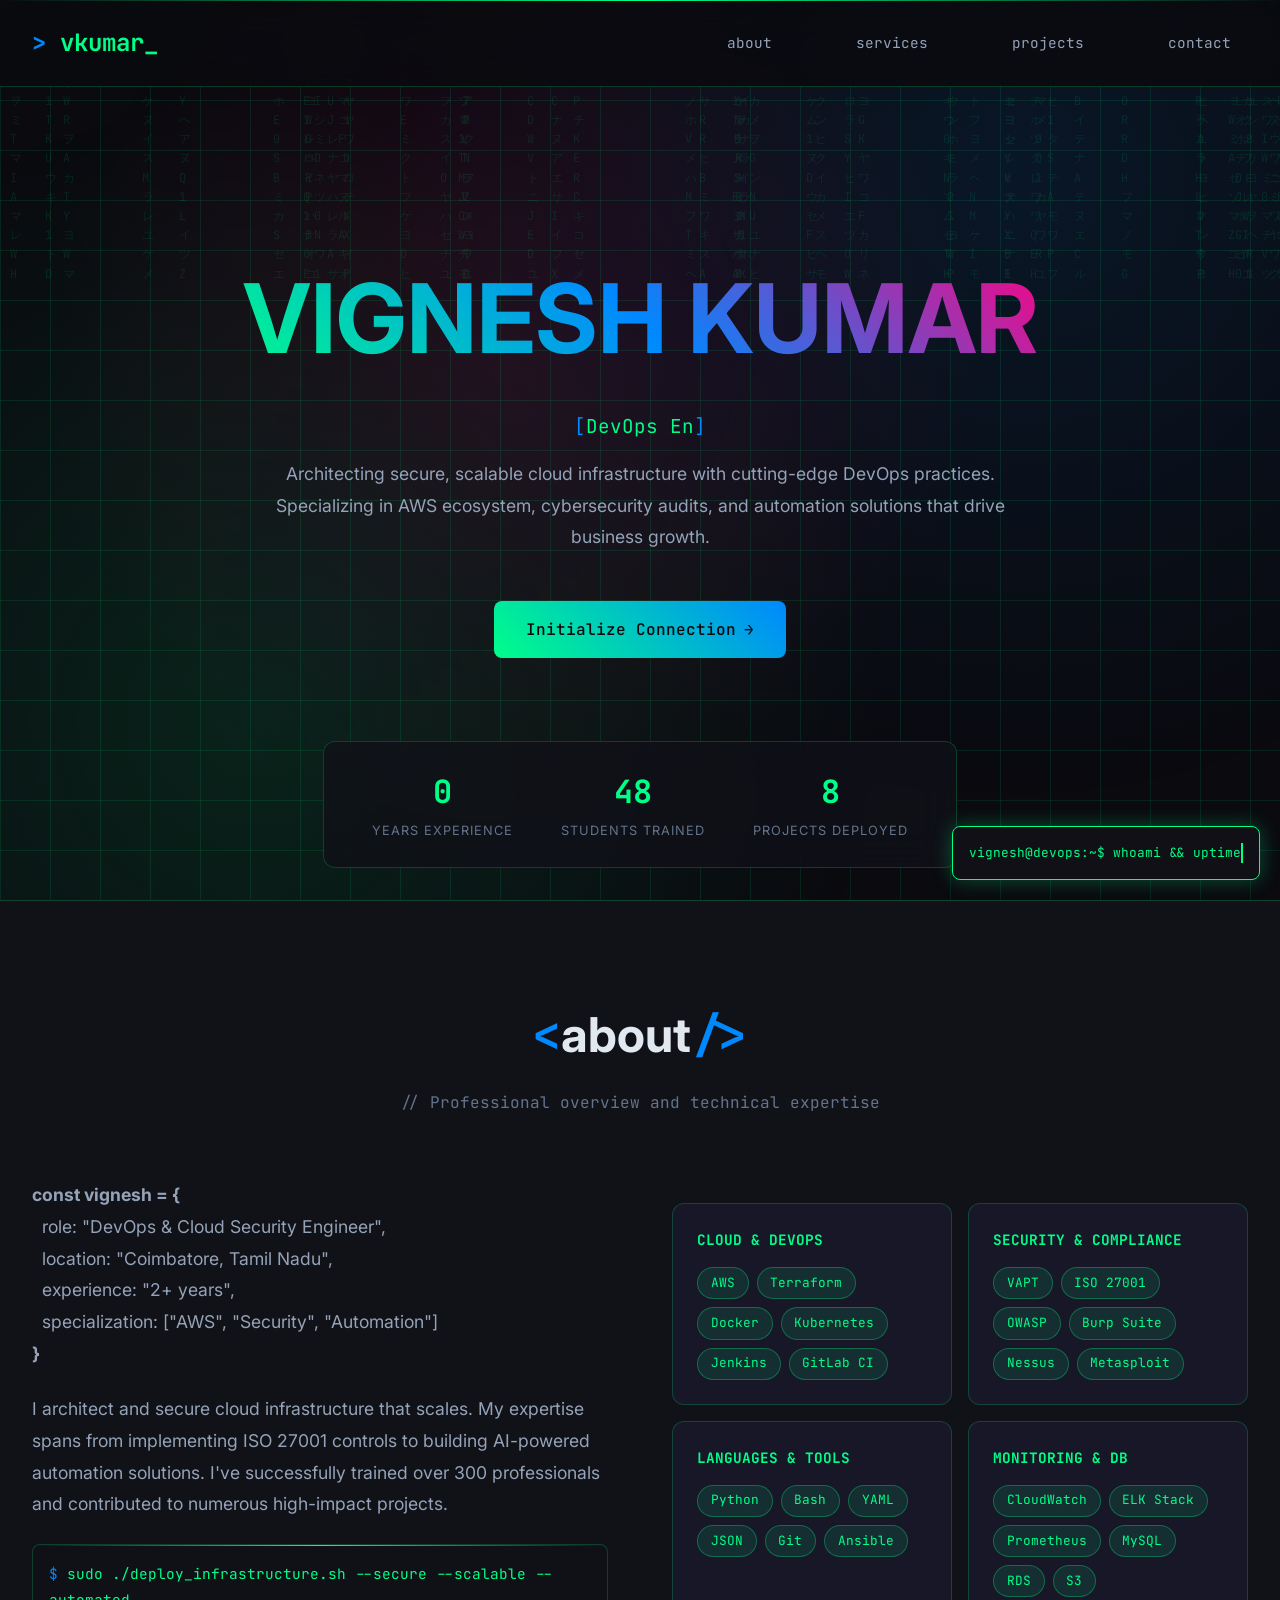
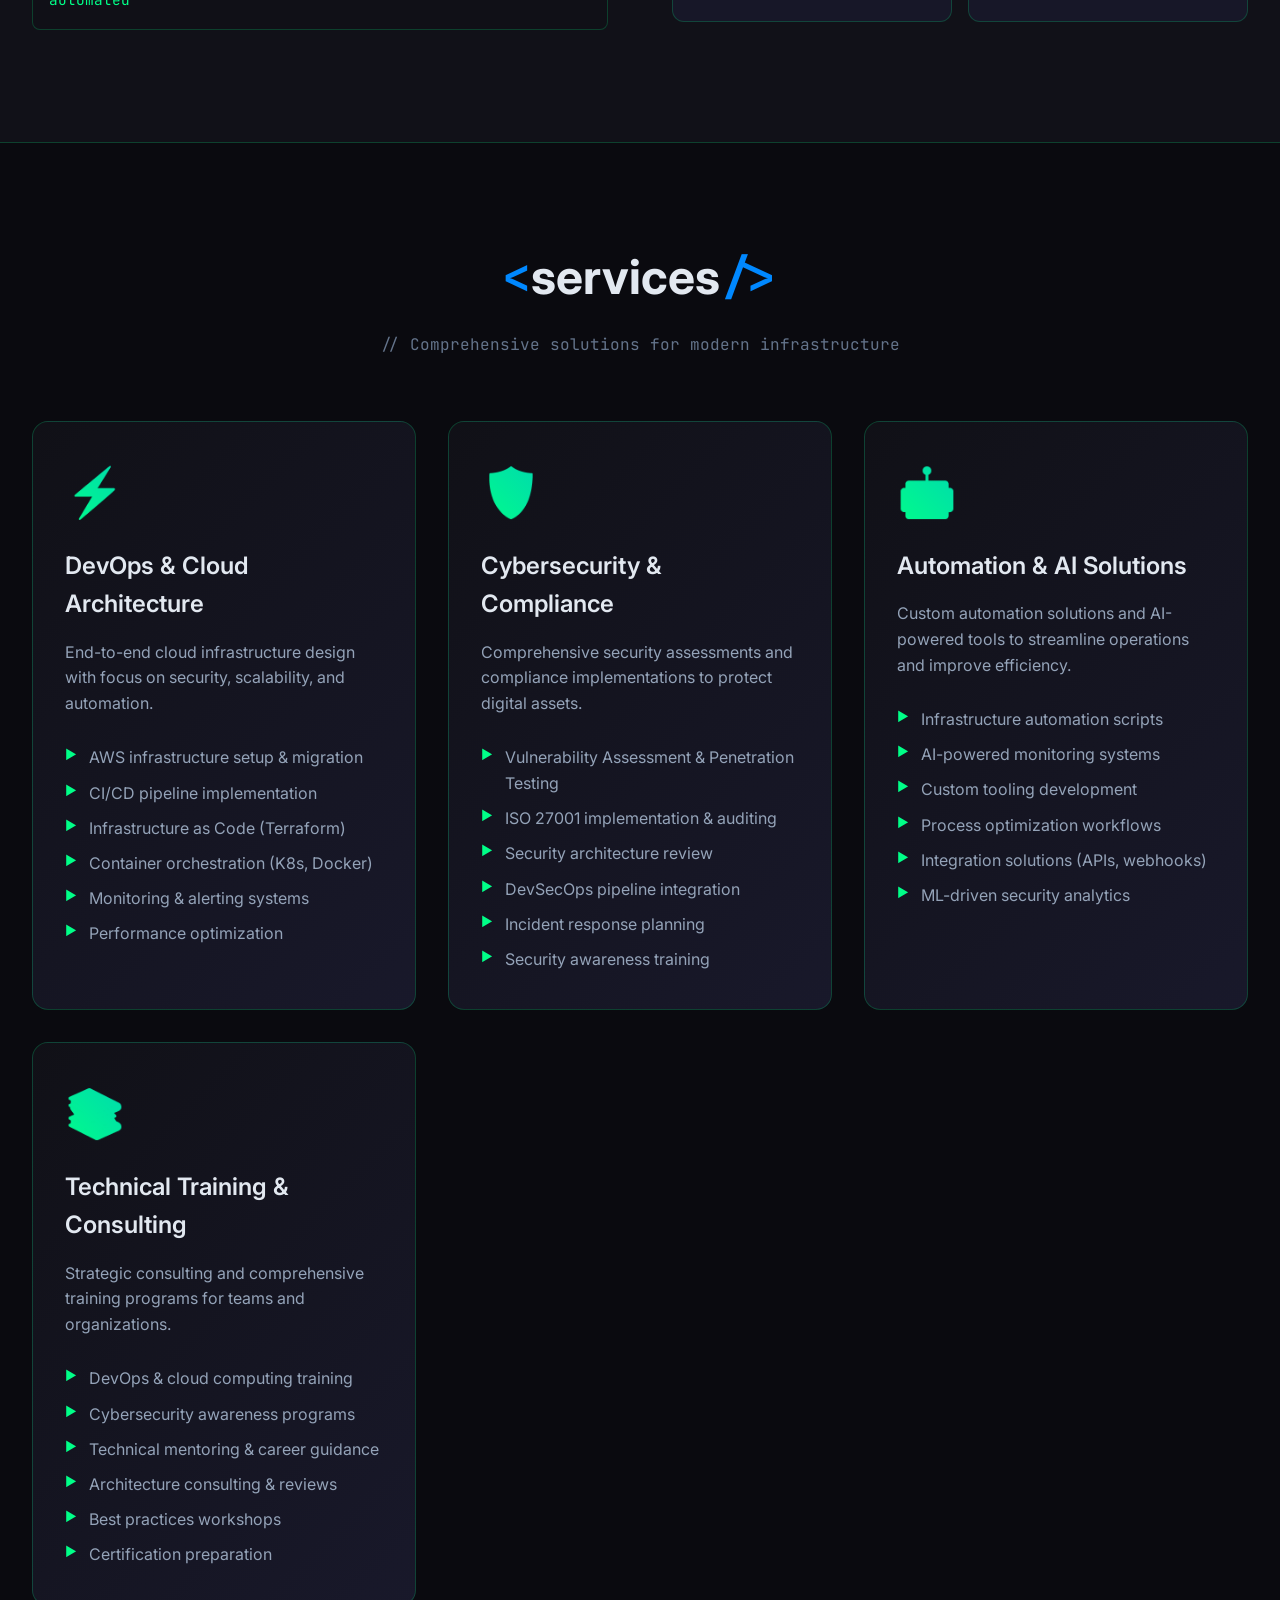
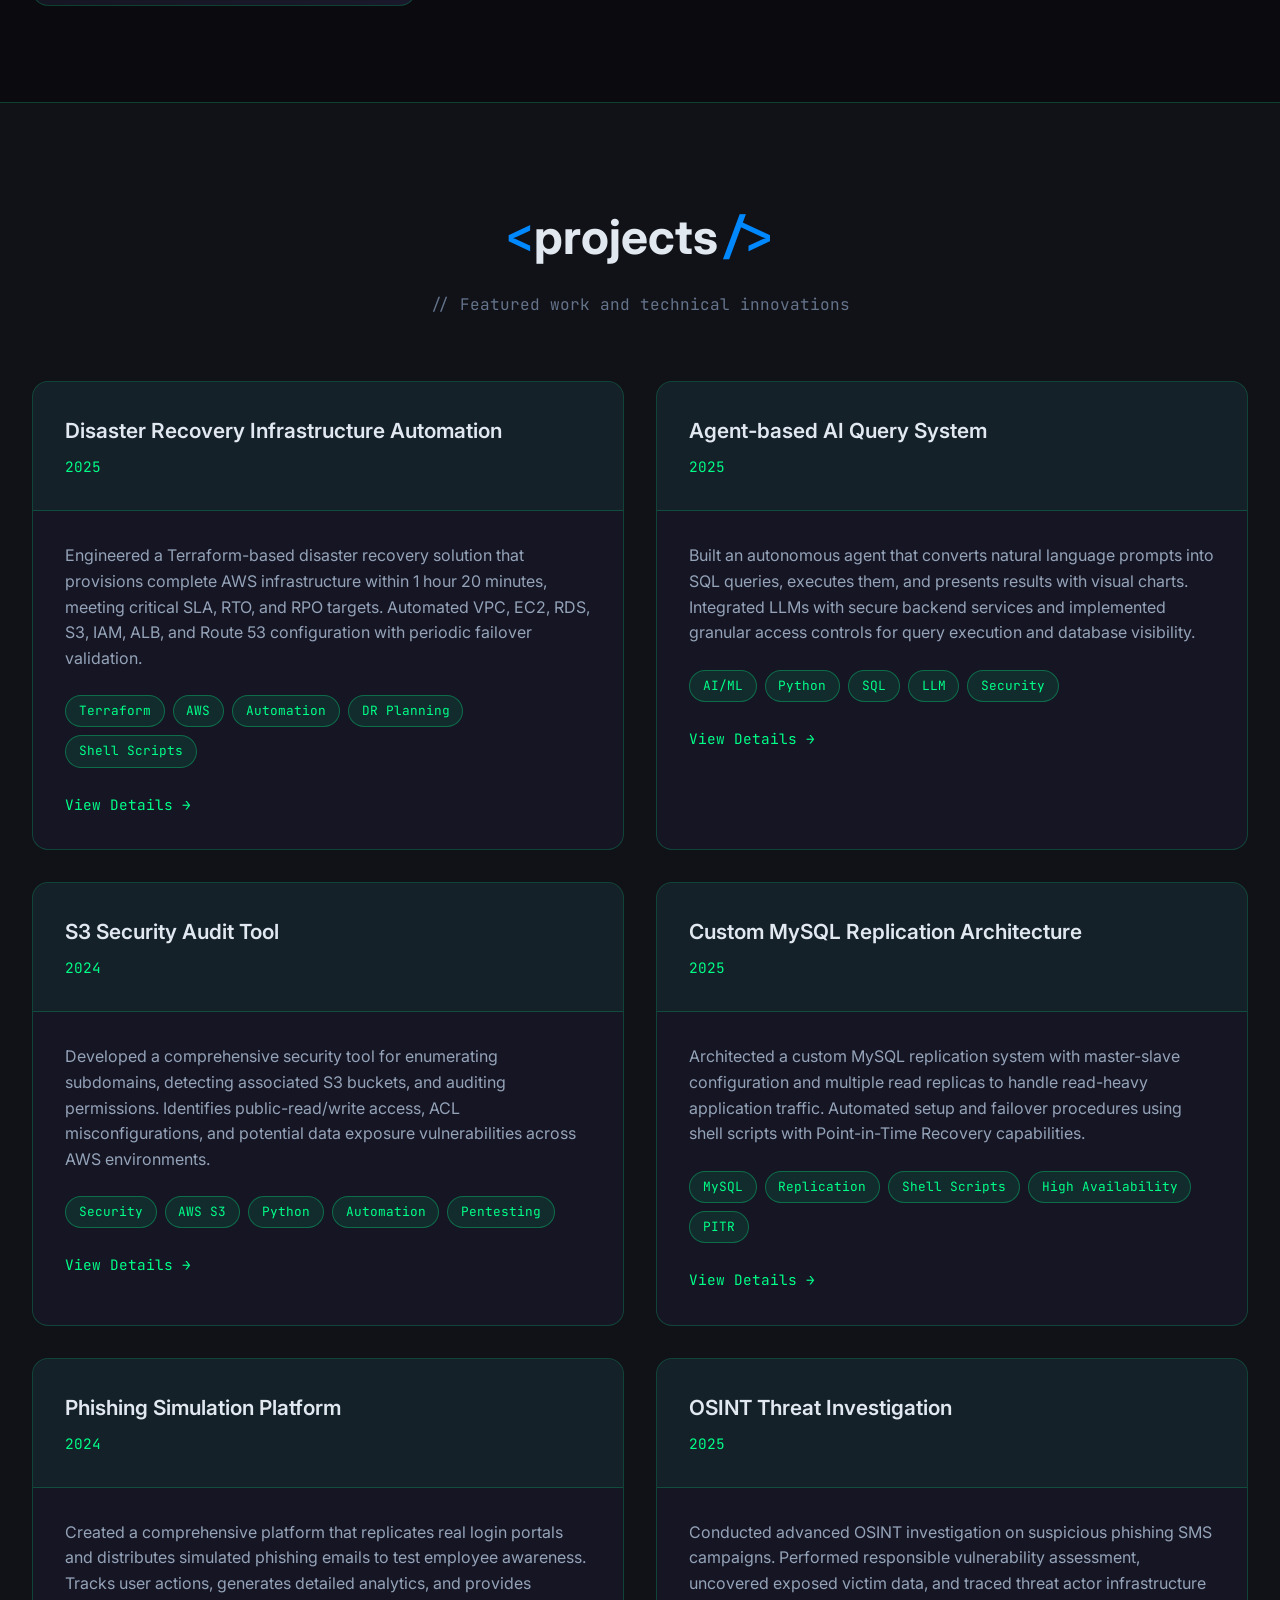
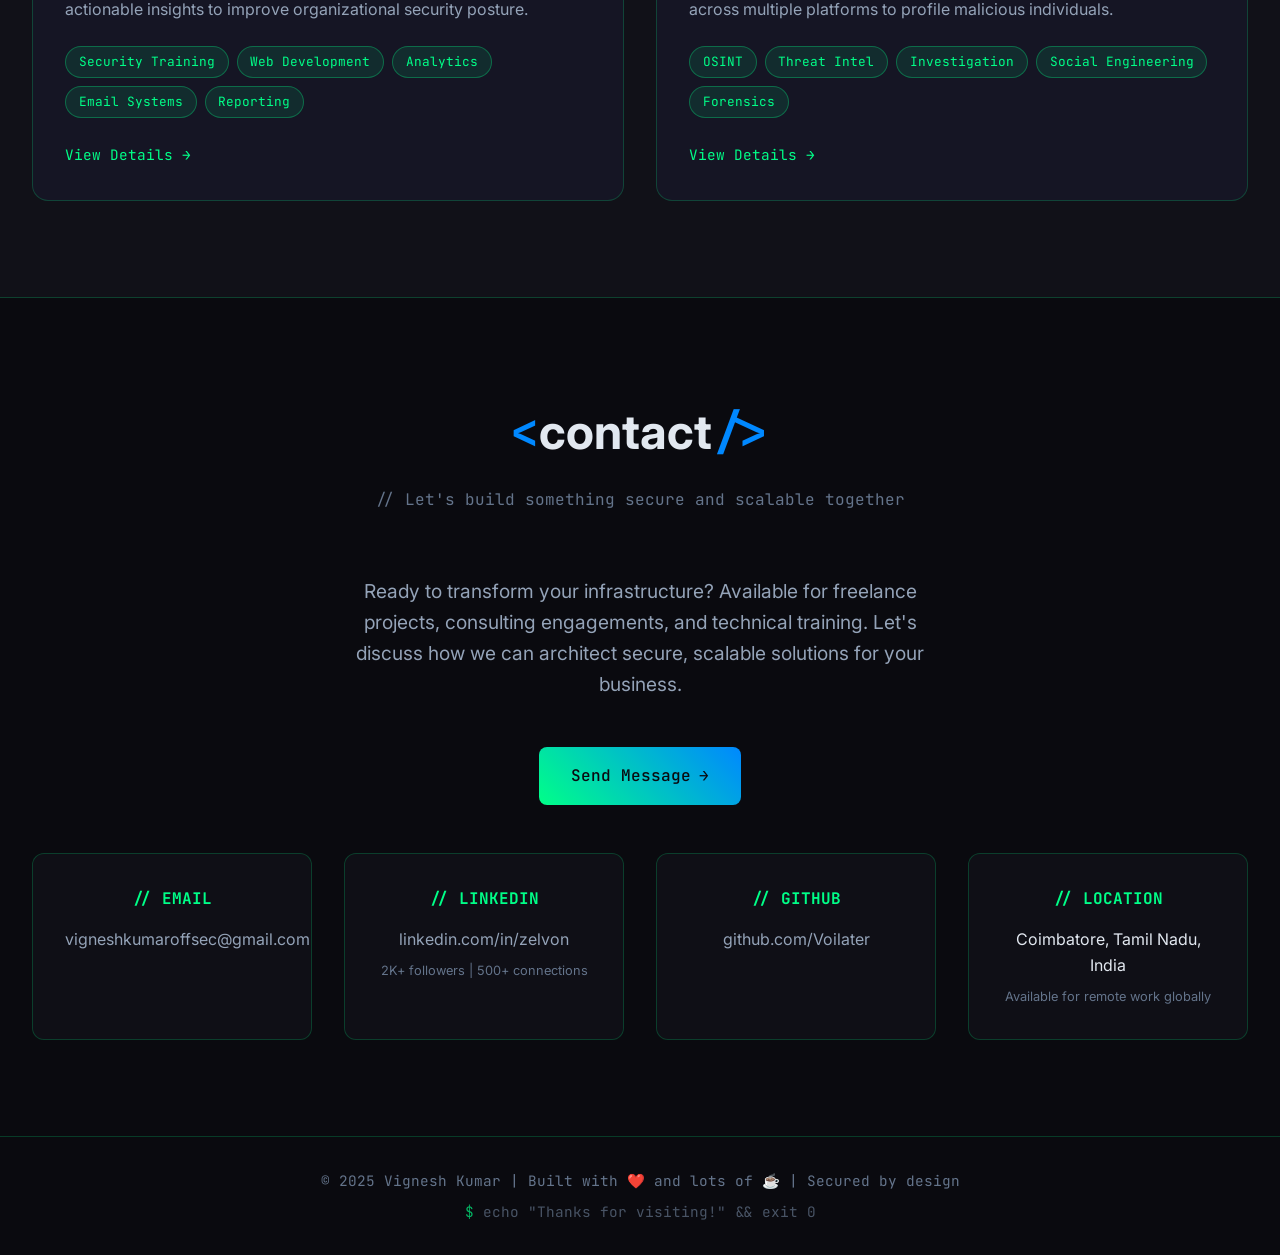
<file: index.html>
<!DOCTYPE html>
<html lang="en">
<head>
    <meta charset="UTF-8">
    <meta name="viewport" content="width=device-width, initial-scale=1.0">
    <title>Vignesh Kumar - DevOps & Cloud Security Expert</title>
    <style>
        @import url('https://fonts.googleapis.com/css2?family=JetBrains+Mono:wght@300;400;500;700&family=Inter:wght@300;400;500;600;700&display=swap');

        :root {
            --bg-primary: #0a0a0f;
            --bg-secondary: #111118;
            --bg-tertiary: #1a1a2e;
            --accent-primary: #00ff88;
            --accent-secondary: #0088ff;
            --accent-tertiary: #ff0080;
            --text-primary: #e2e8f0;
            --text-secondary: #94a3b8;
            --text-muted: #64748b;
            --border-color: rgba(0, 255, 136, 0.2);
            --glow: 0 0 20px rgba(0, 255, 136, 0.3);
            --shadow: 0 8px 32px rgba(0, 0, 0, 0.4);
        }

        * {
            margin: 0;
            padding: 0;
            box-sizing: border-box;
        }

        body {
            font-family: 'Inter', sans-serif;
            background: var(--bg-primary);
            color: var(--text-primary);
            line-height: 1.6;
            overflow-x: hidden;
            position: relative;
        }

        body::before {
            content: '';
            position: fixed;
            top: 0;
            left: 0;
            width: 100%;
            height: 100%;
            background: 
                radial-gradient(circle at 20% 80%, rgba(0, 255, 136, 0.1) 0%, transparent 50%),
                radial-gradient(circle at 80% 20%, rgba(0, 136, 255, 0.1) 0%, transparent 50%),
                radial-gradient(circle at 40% 40%, rgba(255, 0, 128, 0.1) 0%, transparent 50%);
            z-index: -1;
            pointer-events: none;
        }

        .container {
            max-width: 1400px;
            margin: 0 auto;
            padding: 0 2rem;
        }

        /* Matrix Rain Effect */
        .matrix-bg {
            position: fixed;
            top: 0;
            left: 0;
            width: 100%;
            height: 100%;
            overflow: hidden;
            z-index: -2;
            opacity: 0.1;
        }

        .matrix-column {
            position: absolute;
            top: -100px;
            color: var(--accent-primary);
            font-family: 'JetBrains Mono', monospace;
            font-size: 12px;
            animation: matrixRain 10s linear infinite;
        }

        @keyframes matrixRain {
            0% { transform: translateY(-100px); opacity: 1; }
            100% { transform: translateY(100vh); opacity: 0; }
        }

        /* Terminal-style scrollbar */
        ::-webkit-scrollbar {
            width: 8px;
        }

        ::-webkit-scrollbar-track {
            background: var(--bg-secondary);
        }

        ::-webkit-scrollbar-thumb {
            background: var(--accent-primary);
            border-radius: 4px;
        }

        ::-webkit-scrollbar-thumb:hover {
            background: var(--accent-secondary);
        }

        /* Header */
        .header {
            position: fixed;
            top: 0;
            width: 100%;
            background: rgba(10, 10, 15, 0.9);
            backdrop-filter: blur(20px) saturate(180%);
            border-bottom: 1px solid var(--border-color);
            z-index: 1000;
            transition: all 0.3s ease;
        }

        .header::before {
            content: '';
            position: absolute;
            top: 0;
            left: 0;
            right: 0;
            height: 1px;
            background: linear-gradient(90deg, transparent, var(--accent-primary), transparent);
        }

        .nav {
            display: flex;
            justify-content: space-between;
            align-items: center;
            padding: 1.5rem 0;
        }

        .logo {
            font-family: 'JetBrains Mono', monospace;
            font-size: 1.5rem;
            font-weight: 700;
            color: var(--accent-primary);
            text-decoration: none;
            position: relative;
        }

        .logo::before {
            content: '> ';
            color: var(--accent-secondary);
        }

        .logo::after {
            content: '_';
            animation: blink 1s infinite;
            color: var(--accent-primary);
        }

        @keyframes blink {
            0%, 50% { opacity: 1; }
            51%, 100% { opacity: 0; }
        }

        .nav-links {
            display: flex;
            list-style: none;
            gap: 2rem;
        }

        .nav-link {
            color: var(--text-secondary);
            text-decoration: none;
            font-family: 'JetBrains Mono', monospace;
            font-size: 0.9rem;
            position: relative;
            padding: 0.5rem 1rem;
            border: 1px solid transparent;
            border-radius: 4px;
            transition: all 0.3s ease;
        }

        .nav-link:hover {
            color: var(--accent-primary);
            border-color: var(--accent-primary);
            box-shadow: var(--glow);
            background: rgba(0, 255, 136, 0.1);
        }

        .nav-link::before {
            content: '$ ';
            opacity: 0;
            transition: opacity 0.3s ease;
        }

        .nav-link:hover::before {
            opacity: 1;
        }

        /* Terminal Command Line */
        .terminal-prompt {
            position: fixed;
            bottom: 20px;
            right: 20px;
            background: rgba(17, 17, 24, 0.95);
            border: 1px solid var(--accent-primary);
            border-radius: 8px;
            padding: 1rem;
            font-family: 'JetBrains Mono', monospace;
            font-size: 0.8rem;
            color: var(--accent-primary);
            z-index: 1000;
            box-shadow: var(--glow);
            min-width: 300px;
        }

        .terminal-text {
            animation: typewriter 3s steps(40) infinite;
            white-space: nowrap;
            overflow: hidden;
            border-right: 2px solid var(--accent-primary);
        }

        @keyframes typewriter {
            0%, 90%, 100% { width: 0; }
            30%, 60% { width: 100%; }
        }

        /* Hero Section */
        .hero {
            min-height: 100vh;
            display: flex;
            align-items: center;
            justify-content: center;
            position: relative;
            overflow: hidden;
        }

        .hero-grid {
            position: absolute;
            inset: 0;
            background-image: 
                linear-gradient(rgba(0, 255, 136, 0.1) 1px, transparent 1px),
                linear-gradient(90deg, rgba(0, 255, 136, 0.1) 1px, transparent 1px);
            background-size: 50px 50px;
            animation: gridMove 20s linear infinite;
        }

        @keyframes gridMove {
            0% { transform: translate(0, 0); }
            100% { transform: translate(50px, 50px); }
        }

        .hero-content {
            text-align: center;
            z-index: 2;
            position: relative;
        }

        .hero-title {
            font-size: clamp(3rem, 8vw, 6rem);
            font-weight: 700;
            margin-bottom: 1rem;
            background: linear-gradient(45deg, var(--accent-primary), var(--accent-secondary), var(--accent-tertiary));
            -webkit-background-clip: text;
            -webkit-text-fill-color: transparent;
            background-clip: text;
            animation: gradientShift 3s ease-in-out infinite alternate;
        }

        @keyframes gradientShift {
            0% { background-position: 0% 50%; }
            100% { background-position: 100% 50%; }
        }

        .hero-subtitle {
            font-family: 'JetBrains Mono', monospace;
            font-size: 1.2rem;
            color: var(--accent-primary);
            margin-bottom: 1rem;
            position: relative;
        }

        .hero-subtitle::before {
            content: '[';
            color: var(--accent-secondary);
        }

        .hero-subtitle::after {
            content: ']';
            color: var(--accent-secondary);
        }

        .hero-description {
            font-size: 1.1rem;
            color: var(--text-secondary);
            max-width: 800px;
            margin: 0 auto 3rem;
            line-height: 1.8;
        }

        .hero-cta {
            display: inline-flex;
            align-items: center;
            gap: 0.5rem;
            padding: 1rem 2rem;
            background: linear-gradient(45deg, var(--accent-primary), var(--accent-secondary));
            color: var(--bg-primary);
            text-decoration: none;
            border-radius: 8px;
            font-family: 'JetBrains Mono', monospace;
            font-weight: 500;
            transition: all 0.3s ease;
            position: relative;
            overflow: hidden;
        }

        .hero-cta::before {
            content: '';
            position: absolute;
            inset: 0;
            background: linear-gradient(45deg, var(--accent-secondary), var(--accent-tertiary));
            opacity: 0;
            transition: opacity 0.3s ease;
        }

        .hero-cta:hover::before {
            opacity: 1;
        }

        .hero-cta:hover {
            transform: translateY(-3px);
            box-shadow: 0 10px 40px rgba(0, 255, 136, 0.4);
        }

        .hero-cta span {
            position: relative;
            z-index: 2;
        }

        /* Stats Counter */
        .stats-bar {
            position: absolute;
            bottom: 2rem;
            left: 50%;
            transform: translateX(-50%);
            display: flex;
            gap: 3rem;
            background: rgba(17, 17, 24, 0.8);
            padding: 1.5rem 3rem;
            border-radius: 12px;
            border: 1px solid var(--border-color);
            backdrop-filter: blur(20px);
        }

        .stat-item {
            text-align: center;
        }

        .stat-number {
            font-family: 'JetBrains Mono', monospace;
            font-size: 2rem;
            font-weight: 700;
            color: var(--accent-primary);
            display: block;
        }

        .stat-label {
            font-size: 0.8rem;
            color: var(--text-muted);
            text-transform: uppercase;
            letter-spacing: 1px;
        }

        /* Sections */
        .section {
            padding: 6rem 0;
            position: relative;
        }

        .section-header {
            text-align: center;
            margin-bottom: 4rem;
        }

        .section-title {
            font-size: 3rem;
            font-weight: 700;
            margin-bottom: 1rem;
            position: relative;
            display: inline-block;
        }

        .section-title::before {
            content: '<';
            color: var(--accent-secondary);
            font-family: 'JetBrains Mono', monospace;
        }

        .section-title::after {
            content: '/>';
            color: var(--accent-secondary);
            font-family: 'JetBrains Mono', monospace;
        }

        .section-subtitle {
            font-family: 'JetBrains Mono', monospace;
            color: var(--text-muted);
            font-size: 1rem;
        }

        /* About Section */
        .about {
            background: var(--bg-secondary);
            border-top: 1px solid var(--border-color);
            border-bottom: 1px solid var(--border-color);
        }

        .about-content {
            display: grid;
            grid-template-columns: 1fr 1fr;
            gap: 4rem;
            align-items: center;
        }

        .about-text {
            font-size: 1.1rem;
            line-height: 1.8;
            color: var(--text-secondary);
        }

        .about-text p {
            margin-bottom: 1.5rem;
        }

        .tech-stack {
            display: grid;
            grid-template-columns: repeat(auto-fit, minmax(200px, 1fr));
            gap: 1rem;
        }

        .tech-category {
            background: rgba(26, 26, 46, 0.8);
            border: 1px solid var(--border-color);
            border-radius: 12px;
            padding: 1.5rem;
            transition: all 0.3s ease;
        }

        .tech-category:hover {
            border-color: var(--accent-primary);
            box-shadow: var(--glow);
            transform: translateY(-5px);
        }

        .tech-category h4 {
            font-family: 'JetBrains Mono', monospace;
            color: var(--accent-primary);
            margin-bottom: 1rem;
            font-size: 0.9rem;
        }

        .tech-list {
            display: flex;
            flex-wrap: wrap;
            gap: 0.5rem;
        }

        .tech-tag {
            background: rgba(0, 255, 136, 0.1);
            border: 1px solid rgba(0, 255, 136, 0.3);
            color: var(--accent-primary);
            padding: 0.3rem 0.8rem;
            border-radius: 20px;
            font-size: 0.8rem;
            font-family: 'JetBrains Mono', monospace;
            transition: all 0.3s ease;
        }

        .tech-tag:hover {
            background: rgba(0, 255, 136, 0.2);
            border-color: var(--accent-primary);
            box-shadow: 0 0 10px rgba(0, 255, 136, 0.5);
        }

        /* Services Section */
        .services-grid {
            display: grid;
            grid-template-columns: repeat(auto-fit, minmax(350px, 1fr));
            gap: 2rem;
        }

        .service-card {
            background: linear-gradient(135deg, rgba(17, 17, 24, 0.9) 0%, rgba(26, 26, 46, 0.9) 100%);
            border: 1px solid var(--border-color);
            border-radius: 16px;
            padding: 2rem;
            position: relative;
            overflow: hidden;
            transition: all 0.4s ease;
        }

        .service-card::before {
            content: '';
            position: absolute;
            top: -2px;
            left: -2px;
            right: -2px;
            bottom: -2px;
            background: linear-gradient(45deg, var(--accent-primary), var(--accent-secondary), var(--accent-tertiary));
            border-radius: 18px;
            z-index: -1;
            opacity: 0;
            transition: opacity 0.4s ease;
        }

        .service-card:hover::before {
            opacity: 1;
        }

        .service-card:hover {
            transform: translateY(-10px) scale(1.02);
            box-shadow: 0 20px 60px rgba(0, 255, 136, 0.2);
        }

        .service-icon {
            font-size: 3rem;
            margin-bottom: 1rem;
            background: linear-gradient(45deg, var(--accent-primary), var(--accent-secondary));
            -webkit-background-clip: text;
            -webkit-text-fill-color: transparent;
            background-clip: text;
        }

        .service-title {
            font-size: 1.5rem;
            font-weight: 600;
            color: var(--text-primary);
            margin-bottom: 1rem;
        }

        .service-description {
            color: var(--text-secondary);
            margin-bottom: 1.5rem;
            line-height: 1.6;
        }

        .service-features {
            list-style: none;
            color: var(--text-secondary);
        }

        .service-features li {
            padding: 0.3rem 0;
            position: relative;
            padding-left: 1.5rem;
        }

        .service-features li::before {
            content: '▶';
            position: absolute;
            left: 0;
            color: var(--accent-primary);
            font-size: 0.8rem;
        }

        /* Projects Section */
        .projects {
            background: var(--bg-secondary);
            border-top: 1px solid var(--border-color);
            border-bottom: 1px solid var(--border-color);
        }

        .projects-grid {
            display: grid;
            grid-template-columns: repeat(auto-fit, minmax(400px, 1fr));
            gap: 2rem;
        }

        .project-card {
            background: rgba(26, 26, 46, 0.6);
            border: 1px solid var(--border-color);
            border-radius: 16px;
            overflow: hidden;
            transition: all 0.4s ease;
            position: relative;
        }

        .project-card::before {
            content: '';
            position: absolute;
            top: 0;
            left: -100%;
            width: 100%;
            height: 100%;
            background: linear-gradient(90deg, transparent, rgba(255, 255, 255, 0.1), transparent);
            transition: left 0.5s ease;
        }

        .project-card:hover::before {
            left: 100%;
        }

        .project-card:hover {
            transform: translateY(-10px);
            border-color: var(--accent-primary);
            box-shadow: 0 20px 60px rgba(0, 255, 136, 0.15);
        }

        .project-header {
            padding: 2rem;
            background: rgba(0, 255, 136, 0.05);
            border-bottom: 1px solid var(--border-color);
        }

        .project-title {
            font-size: 1.3rem;
            font-weight: 600;
            color: var(--text-primary);
            margin-bottom: 0.5rem;
        }

        .project-year {
            font-family: 'JetBrains Mono', monospace;
            color: var(--accent-primary);
            font-size: 0.9rem;
        }

        .project-body {
            padding: 2rem;
        }

        .project-description {
            color: var(--text-secondary);
            line-height: 1.6;
            margin-bottom: 1.5rem;
        }

        .project-tech {
            display: flex;
            flex-wrap: wrap;
            gap: 0.5rem;
            margin-bottom: 1.5rem;
        }

        .project-link {
            display: inline-flex;
            align-items: center;
            gap: 0.5rem;
            color: var(--accent-primary);
            text-decoration: none;
            font-family: 'JetBrains Mono', monospace;
            font-size: 0.9rem;
            transition: all 0.3s ease;
        }

        .project-link:hover {
            color: var(--accent-secondary);
            transform: translateX(5px);
        }

        /* Contact Section */
        .contact {
            text-align: center;
        }

        .contact-description {
            font-size: 1.2rem;
            color: var(--text-secondary);
            max-width: 600px;
            margin: 0 auto 3rem;
            line-height: 1.6;
        }

        .contact-methods {
            display: grid;
            grid-template-columns: repeat(auto-fit, minmax(250px, 1fr));
            gap: 2rem;
            margin-top: 3rem;
        }

        .contact-card {
            background: rgba(17, 17, 24, 0.8);
            border: 1px solid var(--border-color);
            border-radius: 12px;
            padding: 2rem;
            transition: all 0.3s ease;
            position: relative;
            overflow: hidden;
        }

        .contact-card::before {
            content: '';
            position: absolute;
            top: 0;
            left: 0;
            right: 0;
            height: 2px;
            background: linear-gradient(90deg, var(--accent-primary), var(--accent-secondary));
            transform: scaleX(0);
            transition: transform 0.3s ease;
        }

        .contact-card:hover::before {
            transform: scaleX(1);
        }

        .contact-card:hover {
            border-color: var(--accent-primary);
            box-shadow: var(--glow);
            transform: translateY(-5px);
        }

        .contact-card h4 {
            font-family: 'JetBrains Mono', monospace;
            color: var(--accent-primary);
            margin-bottom: 1rem;
        }

        .contact-card a {
            color: var(--text-secondary);
            text-decoration: none;
            transition: color 0.3s ease;
        }

        .contact-card a:hover {
            color: var(--accent-primary);
        }

        /* Footer */
        .footer {
            background: var(--bg-primary);
            border-top: 1px solid var(--border-color);
            padding: 2rem 0;
            text-align: center;
        }

        .footer-content {
            color: var(--text-muted);
            font-family: 'JetBrains Mono', monospace;
            font-size: 0.9rem;
        }

        /* Responsive Design */
        @media (max-width: 768px) {
            .nav-links {
                display: none;
            }

            .hero-title {
                font-size: 3rem;
            }

            .about-content {
                grid-template-columns: 1fr;
                gap: 2rem;
            }

            .stats-bar {
                flex-direction: column;
                gap: 1rem;
            }

            .section-title {
                font-size: 2rem;
            }

            .terminal-prompt {
                display: none;
            }
        }

        /* Scroll animations */
        @keyframes slideInUp {
            from {
                opacity: 0;
                transform: translateY(50px);
            }
            to {
                opacity: 1;
                transform: translateY(0);
            }
        }

        .animate-on-scroll {
            opacity: 0;
            animation: slideInUp 0.8s ease forwards;
        }

        /* Code block styling */
        .code-block {
            background: rgba(17, 17, 24, 0.9);
            border: 1px solid var(--border-color);
            border-radius: 8px;
            padding: 1rem;
            font-family: 'JetBrains Mono', monospace;
            font-size: 0.9rem;
            color: var(--accent-primary);
            margin: 1rem 0;
            position: relative;
            overflow: hidden;
        }

        .code-block::before {
            content: '';
            position: absolute;
            top: 0;
            left: 0;
            right: 0;
            height: 1px;
            background: linear-gradient(90deg, transparent, var(--accent-primary), transparent);
        }
    </style>
</head>
<body>
    <!-- Matrix Background -->
    <div class="matrix-bg" id="matrix"></div>
    
    <!-- Terminal Prompt -->
    <div class="terminal-prompt">
        <div class="terminal-text">vignesh@devops:~$ whoami && uptime</div>
    </div>

    <!-- Header -->
    <header class="header">
        <nav class="container">
            <div class="nav">
                <a href="#" class="logo">vkumar</a>
                <ul class="nav-links">
                    <li><a href="#about" class="nav-link">about</a></li>
                    <li><a href="#services" class="nav-link">services</a></li>
                    <li><a href="#projects" class="nav-link">projects</a></li>
                    <li><a href="#contact" class="nav-link">contact</a></li>
                </ul>
            </div>
        </nav>
    </header>

    <!-- Hero Section -->
    <section class="hero">
        <div class="hero-grid"></div>
        <div class="container">
            <div class="hero-content">
                <h1 class="hero-title">VIGNESH KUMAR</h1>
                <div class="hero-subtitle" id="typing-text">DevOps Engineer</div>
                <p class="hero-description">
                    Architecting secure, scalable cloud infrastructure with cutting-edge DevOps practices. 
                    Specializing in AWS ecosystem, cybersecurity audits, and automation solutions that drive business growth.
                </p>
                <a href="#contact" class="hero-cta">
                    <span>Initialize Connection</span>
                    <span>→</span>
                </a>
            </div>
        </div>
        <div class="stats-bar">
            <div class="stat-item">
                <span class="stat-number" data-count="2">0</span>
                <span class="stat-label">Years Experience</span>
            </div>
            <div class="stat-item">
                <span class="stat-number" data-count="300">0</span>
                <span class="stat-label">Students Trained</span>
            </div>
            <div class="stat-item">
                <span class="stat-number" data-count="50">0</span>
                <span class="stat-label">Projects Deployed</span>
            </div>
        </div>
    </section>

    <!-- About Section -->
    <section id="about" class="section about">
        <div class="container">
            <div class="section-header">
                <h2 class="section-title">about</h2>
                <p class="section-subtitle">// Professional overview and technical expertise</p>
            </div>
            <div class="about-content">
                <div class="about-text">
                    <p>
                        <strong>const vignesh = {</strong><br>
                        &nbsp;&nbsp;role: "DevOps & Cloud Security Engineer",<br>
                        &nbsp;&nbsp;location: "Coimbatore, Tamil Nadu",<br>
                        &nbsp;&nbsp;experience: "2+ years",<br>
                        &nbsp;&nbsp;specialization: ["AWS", "Security", "Automation"]<br>
                        <strong>}</strong>
                    </p>
                    <p>
                        I architect and secure cloud infrastructure that scales. My expertise spans from implementing 
                        ISO 27001 controls to building AI-powered automation solutions. I've successfully trained over 
                        300 professionals and contributed to numerous high-impact projects.
                    </p>
                    <div class="code-block">
                        <span style="color: var(--accent-secondary);">$</span> sudo ./deploy_infrastructure.sh --secure --scalable --automated
                    </div>
                </div>
                <div class="tech-stack">
                    <div class="tech-category">
                        <h4>CLOUD & DEVOPS</h4>
                        <div class="tech-list">
                            <span class="tech-tag">AWS</span>
                            <span class="tech-tag">Terraform</span>
                            <span class="tech-tag">Docker</span>
                            <span class="tech-tag">Kubernetes</span>
                            <span class="tech-tag">Jenkins</span>
                            <span class="tech-tag">GitLab CI</span>
                        </div>
                    </div>
                    <div class="tech-category">
                        <h4>SECURITY & COMPLIANCE</h4>
                        <div class="tech-list">
                            <span class="tech-tag">VAPT</span>
                            <span class="tech-tag">ISO 27001</span>
                            <span class="tech-tag">OWASP</span>
                            <span class="tech-tag">Burp Suite</span>
                            <span class="tech-tag">Nessus</span>
                            <span class="tech-tag">Metasploit</span>
                        </div>
                    </div>
                    <div class="tech-category">
                        <h4>LANGUAGES & TOOLS</h4>
                        <div class="tech-list">
                            <span class="tech-tag">Python</span>
                            <span class="tech-tag">Bash</span>
                            <span class="tech-tag">YAML</span>
                            <span class="tech-tag">JSON</span>
                            <span class="tech-tag">Git</span>
                            <span class="tech-tag">Ansible</span>
                        </div>
                    </div>
                    <div class="tech-category">
                        <h4>MONITORING & DB</h4>
                        <div class="tech-list">
                            <span class="tech-tag">CloudWatch</span>
                            <span class="tech-tag">ELK Stack</span>
                            <span class="tech-tag">Prometheus</span>
                            <span class="tech-tag">MySQL</span>
                            <span class="tech-tag">RDS</span>
                            <span class="tech-tag">S3</span>
                        </div>
                    </div>
                </div>
            </div>
        </div>
    </section>

    <!-- Services Section -->
    <section id="services" class="section services">
        <div class="container">
            <div class="section-header">
                <h2 class="section-title">services</h2>
                <p class="section-subtitle">// Comprehensive solutions for modern infrastructure</p>
            </div>
            <div class="services-grid">
                <div class="service-card">
                    <div class="service-icon">⚡</div>
                    <h3 class="service-title">DevOps & Cloud Architecture</h3>
                    <p class="service-description">
                        End-to-end cloud infrastructure design with focus on security, scalability, and automation.
                    </p>
                    <ul class="service-features">
                        <li>AWS infrastructure setup & migration</li>
                        <li>CI/CD pipeline implementation</li>
                        <li>Infrastructure as Code (Terraform)</li>
                        <li>Container orchestration (K8s, Docker)</li>
                        <li>Monitoring & alerting systems</li>
                        <li>Performance optimization</li>
                    </ul>
                </div>
                
                <div class="service-card">
                    <div class="service-icon">🛡️</div>
                    <h3 class="service-title">Cybersecurity & Compliance</h3>
                    <p class="service-description">
                        Comprehensive security assessments and compliance implementations to protect digital assets.
                    </p>
                    <ul class="service-features">
                        <li>Vulnerability Assessment & Penetration Testing</li>
                        <li>ISO 27001 implementation & auditing</li>
                        <li>Security architecture review</li>
                        <li>DevSecOps pipeline integration</li>
                        <li>Incident response planning</li>
                        <li>Security awareness training</li>
                    </ul>
                </div>
                
                <div class="service-card">
                    <div class="service-icon">🤖</div>
                    <h3 class="service-title">Automation & AI Solutions</h3>
                    <p class="service-description">
                        Custom automation solutions and AI-powered tools to streamline operations and improve efficiency.
                    </p>
                    <ul class="service-features">
                        <li>Infrastructure automation scripts</li>
                        <li>AI-powered monitoring systems</li>
                        <li>Custom tooling development</li>
                        <li>Process optimization workflows</li>
                        <li>Integration solutions (APIs, webhooks)</li>
                        <li>ML-driven security analytics</li>
                    </ul>
                </div>
                
                <div class="service-card">
                    <div class="service-icon">📚</div>
                    <h3 class="service-title">Technical Training & Consulting</h3>
                    <p class="service-description">
                        Strategic consulting and comprehensive training programs for teams and organizations.
                    </p>
                    <ul class="service-features">
                        <li>DevOps & cloud computing training</li>
                        <li>Cybersecurity awareness programs</li>
                        <li>Technical mentoring & career guidance</li>
                        <li>Architecture consulting & reviews</li>
                        <li>Best practices workshops</li>
                        <li>Certification preparation</li>
                    </ul>
                </div>
            </div>
        </div>
    </section>

    <!-- Projects Section -->
    <section id="projects" class="section projects">
        <div class="container">
            <div class="section-header">
                <h2 class="section-title">projects</h2>
                <p class="section-subtitle">// Featured work and technical innovations</p>
            </div>
            <div class="projects-grid">
                <div class="project-card">
                    <div class="project-header">
                        <h3 class="project-title">Disaster Recovery Infrastructure Automation</h3>
                        <div class="project-year">2025</div>
                    </div>
                    <div class="project-body">
                        <p class="project-description">
                            Engineered a Terraform-based disaster recovery solution that provisions complete AWS infrastructure 
                            within 1 hour 20 minutes, meeting critical SLA, RTO, and RPO targets. Automated VPC, EC2, RDS, 
                            S3, IAM, ALB, and Route 53 configuration with periodic failover validation.
                        </p>
                        <div class="project-tech">
                            <span class="tech-tag">Terraform</span>
                            <span class="tech-tag">AWS</span>
                            <span class="tech-tag">Automation</span>
                            <span class="tech-tag">DR Planning</span>
                            <span class="tech-tag">Shell Scripts</span>
                        </div>
                        <a href="#" class="project-link">View Details →</a>
                    </div>
                </div>
                
                <div class="project-card">
                    <div class="project-header">
                        <h3 class="project-title">Agent-based AI Query System</h3>
                        <div class="project-year">2025</div>
                    </div>
                    <div class="project-body">
                        <p class="project-description">
                            Built an autonomous agent that converts natural language prompts into SQL queries, executes them, 
                            and presents results with visual charts. Integrated LLMs with secure backend services and implemented 
                            granular access controls for query execution and database visibility.
                        </p>
                        <div class="project-tech">
                            <span class="tech-tag">AI/ML</span>
                            <span class="tech-tag">Python</span>
                            <span class="tech-tag">SQL</span>
                            <span class="tech-tag">LLM</span>
                            <span class="tech-tag">Security</span>
                        </div>
                        <a href="#" class="project-link">View Details →</a>
                    </div>
                </div>
                
                <div class="project-card">
                    <div class="project-header">
                        <h3 class="project-title">S3 Security Audit Tool</h3>
                        <div class="project-year">2024</div>
                    </div>
                    <div class="project-body">
                        <p class="project-description">
                            Developed a comprehensive security tool for enumerating subdomains, detecting associated S3 buckets, 
                            and auditing permissions. Identifies public-read/write access, ACL misconfigurations, and potential 
                            data exposure vulnerabilities across AWS environments.
                        </p>
                        <div class="project-tech">
                            <span class="tech-tag">Security</span>
                            <span class="tech-tag">AWS S3</span>
                            <span class="tech-tag">Python</span>
                            <span class="tech-tag">Automation</span>
                            <span class="tech-tag">Pentesting</span>
                        </div>
                        <a href="#" class="project-link">View Details →</a>
                    </div>
                </div>
                
                <div class="project-card">
                    <div class="project-header">
                        <h3 class="project-title">Custom MySQL Replication Architecture</h3>
                        <div class="project-year">2025</div>
                    </div>
                    <div class="project-body">
                        <p class="project-description">
                            Architected a custom MySQL replication system with master-slave configuration and multiple read 
                            replicas to handle read-heavy application traffic. Automated setup and failover procedures using 
                            shell scripts with Point-in-Time Recovery capabilities.
                        </p>
                        <div class="project-tech">
                            <span class="tech-tag">MySQL</span>
                            <span class="tech-tag">Replication</span>
                            <span class="tech-tag">Shell Scripts</span>
                            <span class="tech-tag">High Availability</span>
                            <span class="tech-tag">PITR</span>
                        </div>
                        <a href="#" class="project-link">View Details →</a>
                    </div>
                </div>
                
                <div class="project-card">
                    <div class="project-header">
                        <h3 class="project-title">Phishing Simulation Platform</h3>
                        <div class="project-year">2024</div>
                    </div>
                    <div class="project-body">
                        <p class="project-description">
                            Created a comprehensive platform that replicates real login portals and distributes simulated 
                            phishing emails to test employee awareness. Tracks user actions, generates detailed analytics, 
                            and provides actionable insights to improve organizational security posture.
                        </p>
                        <div class="project-tech">
                            <span class="tech-tag">Security Training</span>
                            <span class="tech-tag">Web Development</span>
                            <span class="tech-tag">Analytics</span>
                            <span class="tech-tag">Email Systems</span>
                            <span class="tech-tag">Reporting</span>
                        </div>
                        <a href="#" class="project-link">View Details →</a>
                    </div>
                </div>
                
                <div class="project-card">
                    <div class="project-header">
                        <h3 class="project-title">OSINT Threat Investigation</h3>
                        <div class="project-year">2025</div>
                    </div>
                    <div class="project-body">
                        <p class="project-description">
                            Conducted advanced OSINT investigation on suspicious phishing SMS campaigns. Performed responsible 
                            vulnerability assessment, uncovered exposed victim data, and traced threat actor infrastructure 
                            across multiple platforms to profile malicious individuals.
                        </p>
                        <div class="project-tech">
                            <span class="tech-tag">OSINT</span>
                            <span class="tech-tag">Threat Intel</span>
                            <span class="tech-tag">Investigation</span>
                            <span class="tech-tag">Social Engineering</span>
                            <span class="tech-tag">Forensics</span>
                        </div>
                        <a href="#" class="project-link">View Details →</a>
                    </div>
                </div>
            </div>
        </div>
    </section>

    <!-- Contact Section -->
    <section id="contact" class="section contact">
        <div class="container">
            <div class="section-header">
                <h2 class="section-title">contact</h2>
                <p class="section-subtitle">// Let's build something secure and scalable together</p>
            </div>
            <div class="contact-description">
                Ready to transform your infrastructure? Available for freelance projects, consulting engagements, 
                and technical training. Let's discuss how we can architect secure, scalable solutions for your business.
            </div>
            <a href="mailto:vigneshkumaroffsec@gmail.com" class="hero-cta">
                <span>Send Message</span>
                <span>→</span>
            </a>
            
            <div class="contact-methods">
                <div class="contact-card">
                    <h4>// EMAIL</h4>
                    <a href="mailto:vigneshkumaroffsec@gmail.com">vigneshkumaroffsec@gmail.com</a>
                </div>
                <div class="contact-card">
                    <h4>// LINKEDIN</h4>
                    <a href="https://linkedin.com/in/zelvon" target="_blank">linkedin.com/in/zelvon</a>
                    <p style="color: var(--text-muted); font-size: 0.8rem; margin-top: 0.5rem;">2K+ followers | 500+ connections</p>
                </div>
                <div class="contact-card">
                    <h4>// GITHUB</h4>
                    <a href="https://github.com/Voilater" target="_blank">github.com/Voilater</a>
                </div>
                <div class="contact-card">
                    <h4>// LOCATION</h4>
                    <span>Coimbatore, Tamil Nadu, India</span>
                    <p style="color: var(--text-muted); font-size: 0.8rem; margin-top: 0.5rem;">Available for remote work globally</p>
                </div>
            </div>
        </div>
    </section>

    <!-- Footer -->
    <footer class="footer">
        <div class="container">
            <div class="footer-content">
                <p>© 2025 Vignesh Kumar | Built with ❤️ and lots of ☕ | Secured by design</p>
                <p style="margin-top: 0.5rem; opacity: 0.7;">
                    <span style="color: var(--accent-primary);">$</span> echo "Thanks for visiting!" && exit 0
                </p>
            </div>
        </div>
    </footer>

    <script>
        // Matrix rain effect
        function createMatrixRain() {
            const matrix = document.getElementById('matrix');
            const chars = '01アイウエオカキクケコサシスセソタチツテトナニヌネノハヒフヘホマミムメモヤユヨラリルレロワヲンABCDEFGHIJKLMNOPQRSTUVWXYZ';
            
            for (let i = 0; i < 50; i++) {
                const column = document.createElement('div');
                column.className = 'matrix-column';
                column.style.left = Math.random() * 100 + '%';
                column.style.animationDelay = Math.random() * 10 + 's';
                column.style.animationDuration = (Math.random() * 10 + 5) + 's';
                
                let text = '';
                for (let j = 0; j < 20; j++) {
                    text += chars.charAt(Math.floor(Math.random() * chars.length)) + '<br>';
                }
                column.innerHTML = text;
                matrix.appendChild(column);
            }
        }

        // Typing effect
        const titles = [
            'DevOps Engineer',
            'Cloud Architect',
            'Security Specialist', 
            'Automation Expert',
            'Pentester',
            'ISO 27001 Consultant',
            'AI Innovator'
        ];
        
        let titleIndex = 0;
        let charIndex = 0;
        let isDeleting = false;
        
        function typeWriter() {
            const current = titles[titleIndex];
            const typingElement = document.getElementById('typing-text');
            
            if (isDeleting) {
                typingElement.textContent = current.substring(0, charIndex - 1);
                charIndex--;
            } else {
                typingElement.textContent = current.substring(0, charIndex + 1);
                charIndex++;
            }
            
            let typeSpeed = 150;
            if (isDeleting) typeSpeed /= 2;
            
            if (!isDeleting && charIndex === current.length) {
                typeSpeed = 2000;
                isDeleting = true;
            } else if (isDeleting && charIndex === 0) {
                isDeleting = false;
                titleIndex = (titleIndex + 1) % titles.length;
            }
            
            setTimeout(typeWriter, typeSpeed);
        }

        // Counter animation
        function animateCounters() {
            const counters = document.querySelectorAll('.stat-number');
            counters.forEach(counter => {
                const target = parseInt(counter.getAttribute('data-count'));
                const increment = target / 100;
                let count = 0;
                
                const timer = setInterval(() => {
                    count += increment;
                    counter.textContent = Math.floor(count);
                    
                    if (count >= target) {
                        counter.textContent = target + '+';
                        clearInterval(timer);
                    }
                }, 20);
            });
        }

        // Terminal commands rotation
        const terminalCommands = [
            'vignesh@devops:~$ whoami && uptime',
            'vignesh@devops:~$ aws s3 ls --recursive',
            'vignesh@devops:~$ docker ps -a | grep running',
            'vignesh@devops:~$ kubectl get pods --all-namespaces',
            'vignesh@devops:~$ terraform plan && terraform apply',
            'vignesh@devops:~$ nmap -sS -O target.com',
            'vignesh@devops:~$ python3 automated_audit.py --scan'
        ];
        
        let terminalIndex = 0;
        
        function rotateTerminalCommands() {
            const terminal = document.querySelector('.terminal-text');
            terminal.textContent = terminalCommands[terminalIndex];
            terminalIndex = (terminalIndex + 1) % terminalCommands.length;
        }

        // Smooth scrolling
        document.querySelectorAll('a[href^="#"]').forEach(anchor => {
            anchor.addEventListener('click', function (e) {
                e.preventDefault();
                const target = document.querySelector(this.getAttribute('href'));
                if (target) {
                    target.scrollIntoView({
                        behavior: 'smooth',
                        block: 'start'
                    });
                }
            });
        });

        // Intersection Observer for animations
        const observerOptions = {
            threshold: 0.1,
            rootMargin: '0px 0px -100px 0px'
        };

        const observer = new IntersectionObserver((entries) => {
            entries.forEach(entry => {
                if (entry.isIntersecting) {
                    entry.target.classList.add('animate-on-scroll');
                }
            });
        }, observerOptions);

        // Header scroll effect
        let lastScrollY = window.scrollY;
        window.addEventListener('scroll', () => {
            const header = document.querySelector('.header');
            const currentScrollY = window.scrollY;
            
            if (currentScrollY > 100) {
                header.style.background = 'rgba(10, 10, 15, 0.95)';
                header.style.backdropFilter = 'blur(20px) saturate(180%)';
            } else {
                header.style.background = 'rgba(10, 10, 15, 0.9)';
            }
            
            lastScrollY = currentScrollY;
        });

        // Particle cursor effect
        document.addEventListener('mousemove', (e) => {
            const cursor = document.createElement('div');
            cursor.style.position = 'fixed';
            cursor.style.left = e.clientX + 'px';
            cursor.style.top = e.clientY + 'px';
            cursor.style.width = '4px';
            cursor.style.height = '4px';
            cursor.style.background = 'var(--accent-primary)';
            cursor.style.borderRadius = '50%';
            cursor.style.pointerEvents = 'none';
            cursor.style.zIndex = '9999';
            cursor.style.opacity = '0.7';
            cursor.style.transition = 'opacity 0.5s ease';
            
            document.body.appendChild(cursor);
            
            setTimeout(() => {
                cursor.style.opacity = '0';
                setTimeout(() => cursor.remove(), 500);
            }, 100);
        });

        // Initialize everything
        document.addEventListener('DOMContentLoaded', () => {
            createMatrixRain();
            setTimeout(typeWriter, 1000);
            setTimeout(animateCounters, 2000);
            setInterval(rotateTerminalCommands, 4000);
            
            // Observe sections for animations
            document.querySelectorAll('.section').forEach(section => {
                observer.observe(section);
            });
        });

        // Keyboard shortcuts
        document.addEventListener('keydown', (e) => {
            // Ctrl/Cmd + K for quick contact
            if ((e.ctrlKey || e.metaKey) && e.key === 'k') {
                e.preventDefault();
                document.getElementById('contact').scrollIntoView({ behavior: 'smooth' });
            }
        });
    </script>
</body>
</html>
</file>
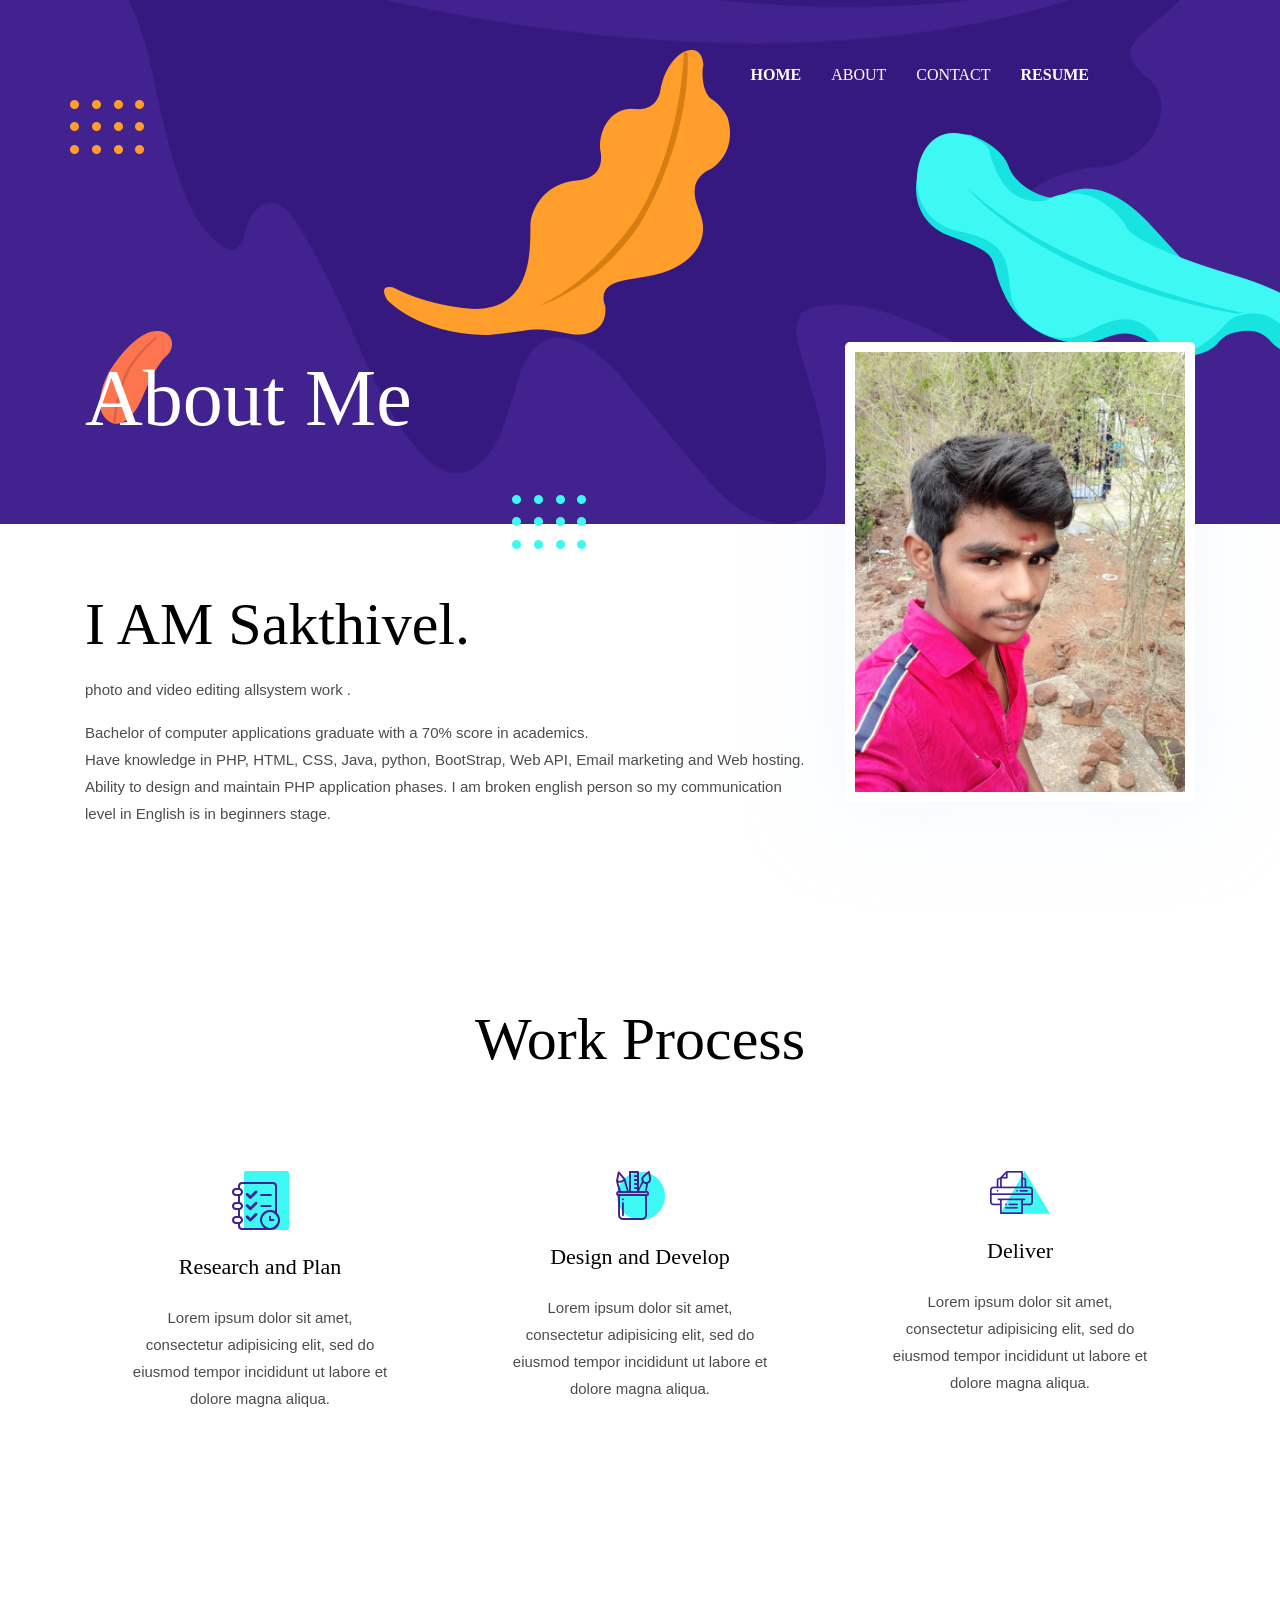
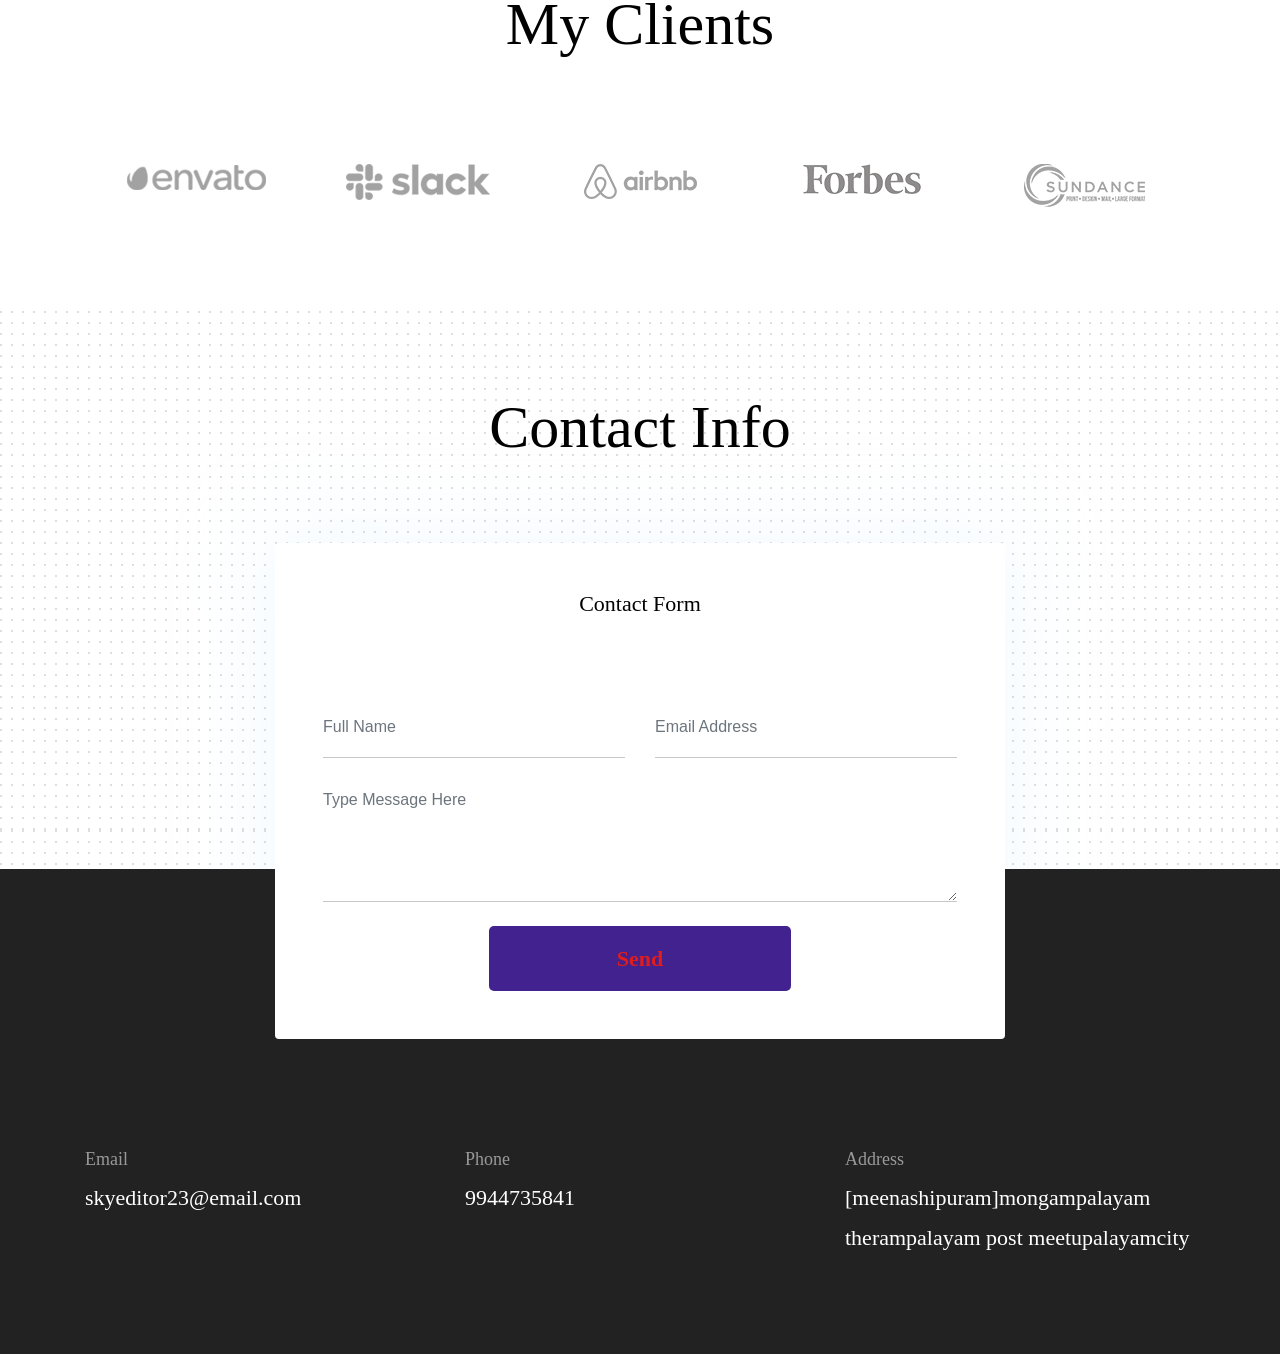
<file: about.html>
<!DOCTYPE html>
<html lang="en">
<head>

  <!-- Basic Page Needs
  ================================================== -->
  <meta charset="utf-8">
  <title>sakthivel</title> 
  <!-- Bootstrap -->
  <link rel="stylesheet" href="plugins/bootstrap/bootstrap.min.css">
  <!-- slick slider -->
  <link rel="stylesheet" href="plugins/slick/slick.css">
  <!-- themefy-icon -->
  <link rel="stylesheet" href="plugins/themify-icons/themify-icons.css">
  
  <!-- Main Stylesheet -->
  <link href="css/style.css" rel="stylesheet">


</head>
<body>
    <header class="navigation fixed-top">
    <nav class="navbar navbar-expand-lg navbar-dark">
     
      <button class="navbar-toggler" type="button" data-toggle="collapse" data-target="#navigation"
        aria-controls="navigation" aria-expanded="false" aria-label="Toggle navigation">
        <span class="navbar-toggler-icon"></span>
      </button>
  
      <div class="collapse navbar-collapse text-center" id="navigation">
        <ul class="navbar-nav ml-auto">
          
          <li class="nav-item active">
            <a class="nav-link" href="index.html">Home</a>
          </li>
          <li class="nav-item">
            <a class="nav-link" href="about.html">about</a>
          </li>
          <li class="nav-item">
            <a class="nav-link" href="contect.html">contact</a>
          </li>
          <li class="nav-item active">
            <a class="nav-link" href="resume.html">resume</a>
          </li>
        
          <li class="nav-item">
            <a class="nav-link" href="contact.html"></a>
          </li>
        </ul>
      </div>
    </nav>
  </header>
  
  <!-- page title -->
  <section class="page-title-alt bg-primary position-relative">
    <div class="container">
      <div class="row">
        <div class="col-12">
          <h1 class="text-white font-tertiary">About Me</h1>
        </div>
      </div>
    </div>
    <!-- background shapes -->
    <img src="images/illustrations/leaf-bg-top.png" alt="illustrations" class="bg-shape-1 w-100">
    <img src="images/illustrations/dots-group-sm.png" alt="illustrations" class="bg-shape-2">
    <img src="images/illustrations/leaf-yellow.png" alt="illustrations" class="bg-shape-3">
    <img src="images/illustrations/leaf-orange.png" alt="illustrations" class="bg-shape-4">
    <img src="images/illustrations/dots-group-cyan.png" alt="illustrations" class="bg-shape-5">
    <img src="images/illustrations/leaf-cyan-lg.png" alt="illustrations" class="bg-shape-6">
  </section>
  <!-- /page title -->
  
  <!-- about -->
  <section class="section pt-5">
    <div class="container">
      <div class="row">
        <div class="col-md-8">
          <p><h2>I AM Sakthivel.</h2></p>
          <p>photo and video editing allsystem work .</p>
          <p>Bachelor of computer applications graduate with a 70% score in academics.<br> Have knowledge in PHP, HTML, CSS, Java, python, BootStrap, Web API, Email marketing and Web hosting. Ability to design and maintain PHP application phases.

            I am broken english person so my communication level in English is in beginners stage.</p>
        </div>
        <div class="col-md-4 text-center drag-lg-top">
          <div class="shadow-down mb-4">
            <img src="./sakthi.png.jfif" alt="sakthi" class="img-fluid w-100 rounded-lg border-thick border-white">
         
        </div>
      </div>
    </div>
  </section>
  <!-- /about -->
  
  <!-- Work Process -->
  <section class="section">
    <div class="container">
      <div class="row justify-content-around">
        <div class="col-lg-12 text-center">
          <h2 class="section-title">Work Process</h2>
        </div>
        <div class="col-lg-3 col-md-4 text-center hover-shadow pt-3">
          <div class="">
            <img src="images/icons/plan.png" class="mb-4" alt="icon">
            <h4 class="mb-4">Research and Plan</h4>
            <p>Lorem ipsum dolor sit amet, consectetur adipisicing elit, sed do eiusmod tempor incididunt ut labore et
              dolore magna aliqua.</p>
          </div>
        </div>
        <div class="col-lg-3 col-md-4 text-center hover-shadow pt-3">
          <img src="images/icons/design.png" class="mb-4" alt="icon">
          <h4 class="mb-4">Design and Develop</h4>
          <p>Lorem ipsum dolor sit amet, consectetur adipisicing elit, sed do eiusmod tempor incididunt ut labore et
            dolore magna aliqua.</p>
        </div>
        <div class="col-lg-3 col-md-4 text-center hover-shadow pt-3">
          <img src="images/icons/print.png" class="mb-4" alt="icon">
          <h4 class="mb-4">Deliver</h4>
          <p>Lorem ipsum dolor sit amet, consectetur adipisicing elit, sed do eiusmod tempor incididunt ut labore et
            dolore magna aliqua.</p>
        </div>
      </div>
    </div>
  </section>
  <!-- ./Work Process -->
  
 
  <!-- clients -->
  <section class="section">
    <div class="container">
      <div class="row">
        <div class="col-12 text-center">
          <h2 class="section-title">My Clients</h2>
        </div>
      </div>
      <div class="row">
        <div class="col-12">
          <div class="client-logo-slider d-flex align-items-center">
            <a href="contact.html" class="text-center d-block outline-0 p-4"><img class="d-unset img-fluid"
                src="images/clients-logo/client-logo-1.png" alt="client-logo"></a>
            <a href="contact.html" class="text-center d-block outline-0 p-4"><img class="d-unset img-fluid"
                src="images/clients-logo/client-logo-2.png" alt="client-logo"></a>
            <a href="contact.html" class="text-center d-block outline-0 p-4"><img class="d-unset img-fluid"
                src="images/clients-logo/client-logo-3.png" alt="client-logo"></a>
            <a href="contact.html" class="text-center d-block outline-0 p-4"><img class="d-unset img-fluid"
                src="images/clients-logo/client-logo-4.png" alt="client-logo"></a>
            <a href="contact.html" class="text-center d-block outline-0 p-4"><img class="d-unset img-fluid"
                src="images/clients-logo/client-logo-5.png" alt="client-logo"></a>
            <a href="contact.html" class="text-center d-block outline-0 p-4"><img class="d-unset img-fluid"
                src="images/clients-logo/client-logo-1.png" alt="client-logo"></a>
            <a href="contact.html" class="text-center d-block outline-0 p-4"><img class="d-unset img-fluid"
                src="images/clients-logo/client-logo-2.png" alt="client-logo"></a>
            <a href="contact.html" class="text-center d-block outline-0 p-4"><img class="d-unset img-fluid"
                src="images/clients-logo/client-logo-3.png" alt="client-logo"></a>
            <a href="contact.html" class="text-center d-block outline-0 p-4"><img class="d-unset img-fluid"
                src="images/clients-logo/client-logo-4.png" alt="client-logo"></a>
            <a href="contact.html" class="text-center d-block outline-0 p-4"><img class="d-unset img-fluid"
                src="images/clients-logo/client-logo-5.png" alt="client-logo"></a>
          </div>
        </div>
      </div>
    </div>
  </section>
  <!-- /clients -->
  
  <!-- contact -->
  <section class="section section-on-footer" data-background="images/backgrounds/bg-dots.png">
    <div class="container">
      <div class="row">
        <div class="col-12 text-center">
          <h2 class="section-title">Contact Info</h2>
        </div>
        <div class="col-lg-8 mx-auto">
          <div class="bg-white rounded text-center p-5 shadow-down">
            <h4 class="mb-80">Contact Form</h4>
            <form action="#" class="row">
              <div class="col-md-6">
                <input type="text" id="name" name="name" placeholder="Full Name" class="form-control px-0 mb-4" required>
              </div>
              <div class="col-md-6">
                <input type="email" id="email" name="email" placeholder="Email Address" class="form-control px-0 mb-4" required>
              </div>
              <div class="col-12">
                <textarea name="message" id="message" class="form-control px-0 mb-4"
                  placeholder="Type Message Here" required></textarea>
              </div>
              <div class="col-lg-6 col-10 mx-auto">
                <button class="btn btn-primary w-100">send</button>
              </div>
            </form>
          </div>
        </div>
      </div>
    </div>
  </section>
  <!-- /contact -->
  
  <!-- footer -->
  <footer class="bg-dark footer-section">
    <div class="section">
      <div class="container">
        <div class="row">
          <div class="col-md-4">
            <h5 class="text-light">Email</h5>
            <p class="text-white paragraph-lg font-secondary">skyeditor23@email.com</p>
          </div>
          <div class="col-md-4">
            <h5 class="text-light">Phone</h5>
            <p class="text-white paragraph-lg font-secondary">9944735841</p>
          </div>
          <div class="col-md-4">
            <h5 class="text-light">Address</h5>
            <p class="text-white paragraph-lg font-secondary">[meenashipuram]mongampalayam therampalayam post meetupalayamcity </p>
          </div>
        </div>
      </div>
    </div>
    
  </footer>
  <!-- /footer -->
  
  <!-- jQuery -->
  <script src="plugins/jQuery/jquery.min.js"></script>
  <!-- Bootstrap JS -->
  <script src="plugins/bootstrap/bootstrap.min.js"></script>
  <!-- slick slider -->
  <script src="plugins/slick/slick.min.js"></script>
  <!-- filter -->
  <script src="plugins/shuffle/shuffle.min.js"></script>
  
  <!-- Main Script -->
  <script src="js/script.js"></script>
  
  </body>
  </html>
</file>
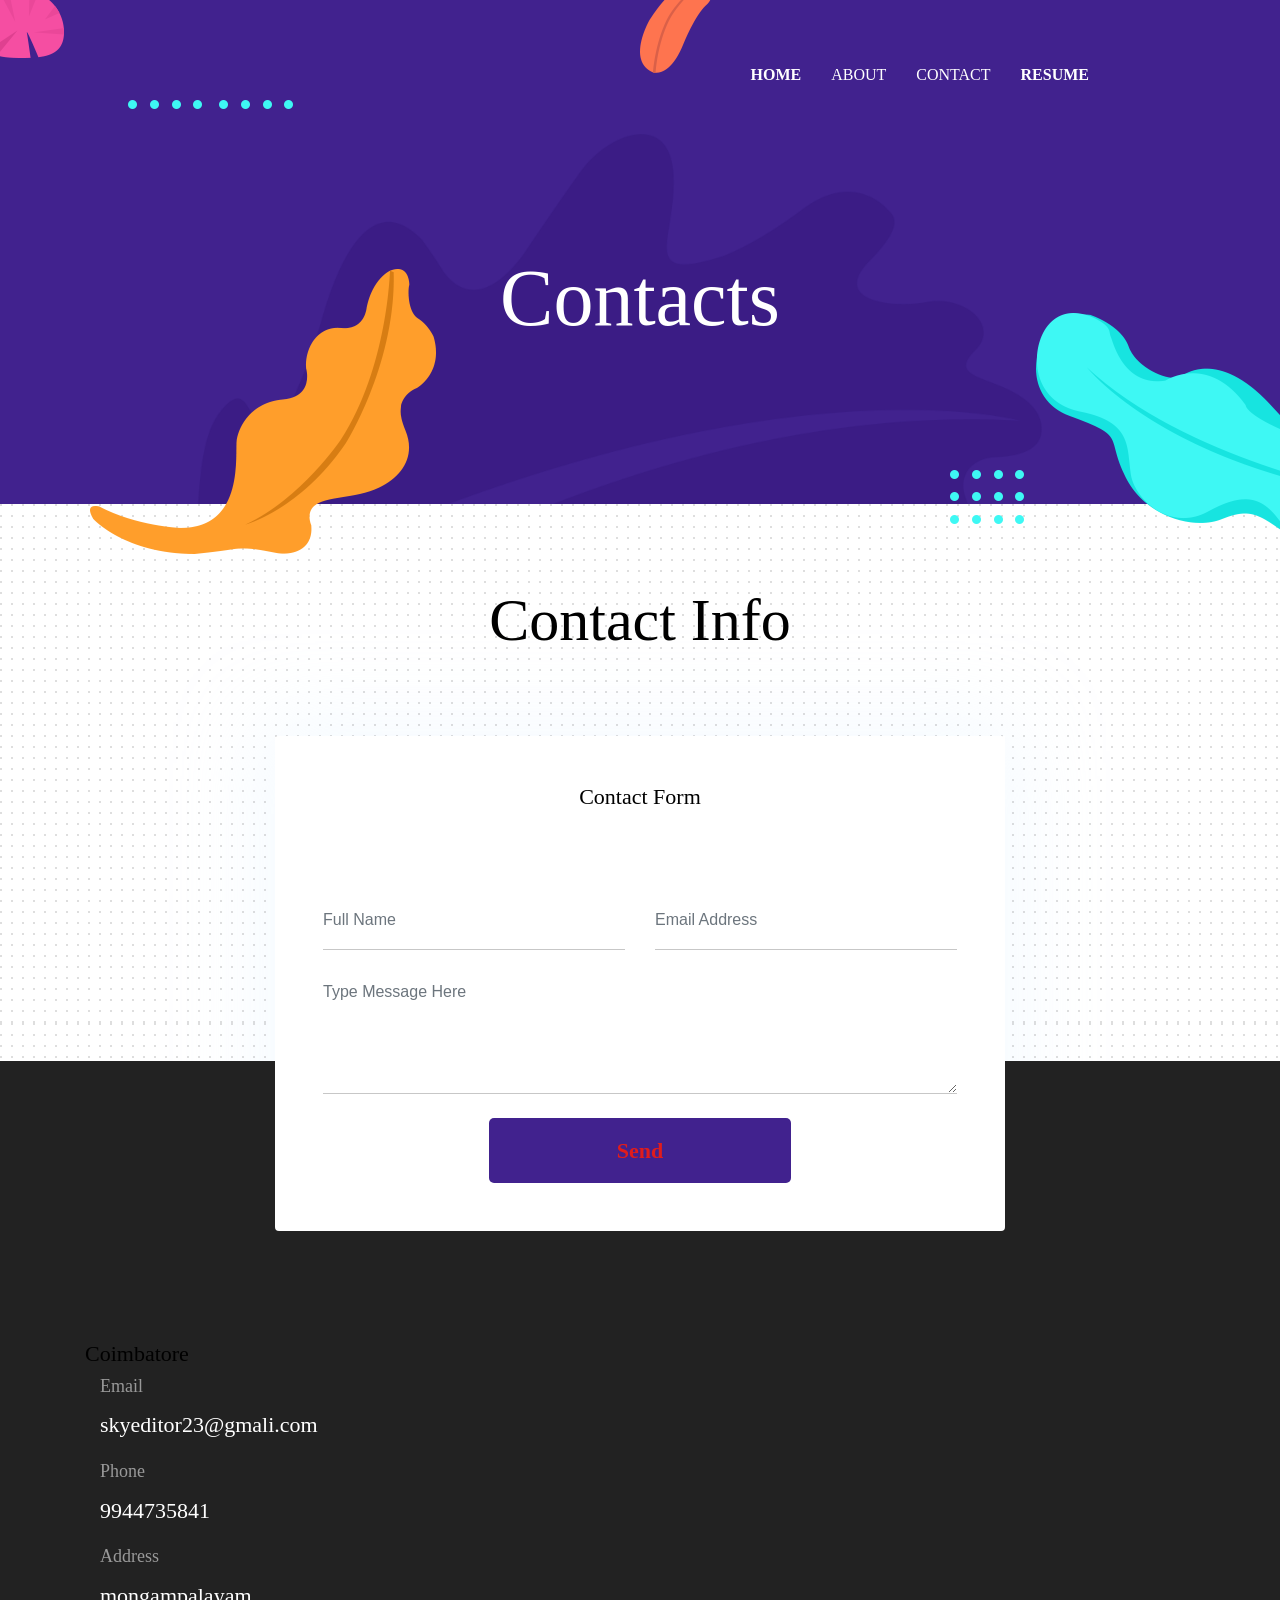
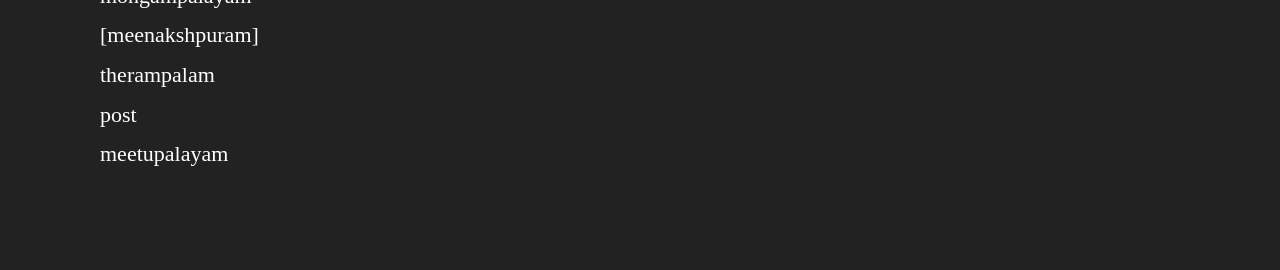
<file: contect.html>
<!DOCTYPE html>
<html lang="en">
<head>

  <!-- Basic Page Needs
  ================================================== -->
  <meta charset="utf-8">
  <title>sakthivel</title>

  <!-- Mobile Specific Metas
  ================================================== -->
  <meta http-equiv="X-UA-Compatible" content="IE=edge">
  <meta name="description" content="Creative Portfolio Template">
  <meta name="viewport" content="width=device-width, initial-scale=1.0, maximum-scale=5.0">
  <meta name="author" content="Themefisher"> 
  
  <!-- Bootstrap -->
  <link rel="stylesheet" href="plugins/bootstrap/bootstrap.min.css">
  <!-- slick slider -->
  <link rel="stylesheet" href="plugins/slick/slick.css">
  <!-- themefy-icon -->
  <link rel="stylesheet" href="plugins/themify-icons/themify-icons.css">

  <!-- Main Stylesheet -->
  <link href="css/style.css" rel="stylesheet">

</head>
<body>
  

<header class="navigation fixed-top">
  <nav class="navbar navbar-expand-lg navbar-dark">
    <a class="navbar-brand font-tertiary h3" href="index.html" alt=""></a>
    <button class="navbar-toggler" type="button" data-toggle="collapse" data-target="#navigation"
      aria-controls="navigation" aria-expanded="false" aria-label="Toggle navigation">
      <span class="navbar-toggler-icon"></span>
    </button>

    <div class="collapse navbar-collapse text-center" id="navigation">
      <ul class="navbar-nav ml-auto">
        <li class="nav-item active">
          <a class="nav-link" href="index.html">Home</a>
        </li>
        <li class="nav-item">
          <a class="nav-link" href="about.html">about</a>
        </li>
        <li class="nav-item">
          <a class="nav-link" href="contect.html">contact</a>
        </li>
        <li class="nav-item active">
          <a class="nav-link" href="resume.html">resume</a>
        </li>
      
        <li class="nav-item">
          <a class="nav-link" href="contact.html"></a>
        </li>
      </ul>
    </div>
  </nav>
</header>

<!-- page title -->
<section class="page-title bg-primary position-relative">
  <div class="container">
    <div class="row">
      <div class="col-12 text-center">
        <h1 class="text-white font-tertiary">Contacts</h1>
      </div>
    </div>
  </div>
  <!-- background shapes -->
  <img src="images/illustrations/page-title.png" alt="illustrations" class="bg-shape-1 w-100">
  <img src="images/illustrations/leaf-pink-round.png" alt="illustrations" class="bg-shape-2">
  <img src="images/illustrations/dots-cyan.png" alt="illustrations" class="bg-shape-3">
  <img src="images/illustrations/leaf-orange.png" alt="illustrations" class="bg-shape-4">
  <img src="images/illustrations/leaf-yellow.png" alt="illustrations" class="bg-shape-5">
  <img src="images/illustrations/dots-group-cyan.png" alt="illustrations" class="bg-shape-6">
  <img src="images/illustrations/leaf-cyan-lg.png" alt="illustrations" class="bg-shape-7">
</section>
<!-- /page title -->

<!-- contact -->
<section class="section section-on-footer" data-background="images/backgrounds/bg-dots.png">
  <div class="container">
    <div class="row">
      <div class="col-12 text-center">
        <h2 class="section-title">Contact Info</h2>
      </div>
      <div class="col-lg-8 mx-auto">
        <div class="bg-white rounded text-center p-5 shadow-down">
          <h4 class="mb-80">Contact Form</h4>
          <form action="#" class="row">
            <div class="col-md-6">
              <input type="text" id="name" name="name" placeholder="Full Name" class="form-control px-0 mb-4" required>
            </div>
            <div class="col-md-6">
              <input type="email" id="email" name="email" placeholder="Email Address" class="form-control px-0 mb-4" required>
            </div>
            <div class="col-12">
              <textarea name="message" id="message" class="form-control px-0 mb-4"
                placeholder="Type Message Here" required></textarea>
            </div>
            <div class="col-lg-6 col-10 mx-auto">
              <button class="btn btn-primary w-100">send</button>
            </div>
          </form>
        </div>
      </div>
    </div>
  </div>
</section>
<!-- /contact -->

<!-- footer -->
<footer class="bg-dark footer-section">
  <div class="section">
    <div class="container">
      <div class="row">  <div class="col-xs-12 col-sm-4">
        <div class="lm-info-block gray-default">
          <i class="lnr lnr-map-marker"></i>
          <h4>Coimbatore</h4>
          <span class="lm-info-block-value"></span>
          <span class="lm-info-block-text"></span>
        <div class="col-md-4">
          <h5 class="text-light">Email</h5>
          <p class="text-white paragraph-lg font-secondary">skyeditor23@gmali.com</p>
        </div>
        <div class="col-md-4">
          <h5 class="text-light">Phone</h5>
          <p class="text-white paragraph-lg font-secondary">9944735841</p>
        </div>
        <div class="col-md-4">
          <h5 class="text-light">Address</h5>
          <p class="text-white paragraph-lg font-secondary">mongampalayam [meenakshpuram] therampalam post meetupalayam </p>
        </div>
      </div>
      </div>
    </div>
  </div>
</footer>
<!-- /footer -->

<!-- jQuery -->
<script src="plugins/jQuery/jquery.min.js"></script>
<!-- Bootstrap JS -->
<script src="plugins/bootstrap/bootstrap.min.js"></script>
<!-- slick slider -->
<script src="plugins/slick/slick.min.js"></script>
<!-- filter -->
<script src="plugins/shuffle/shuffle.min.js"></script>

<!-- Main Script -->
<script src="js/script.js"></script>

</body>
</html>
</file>
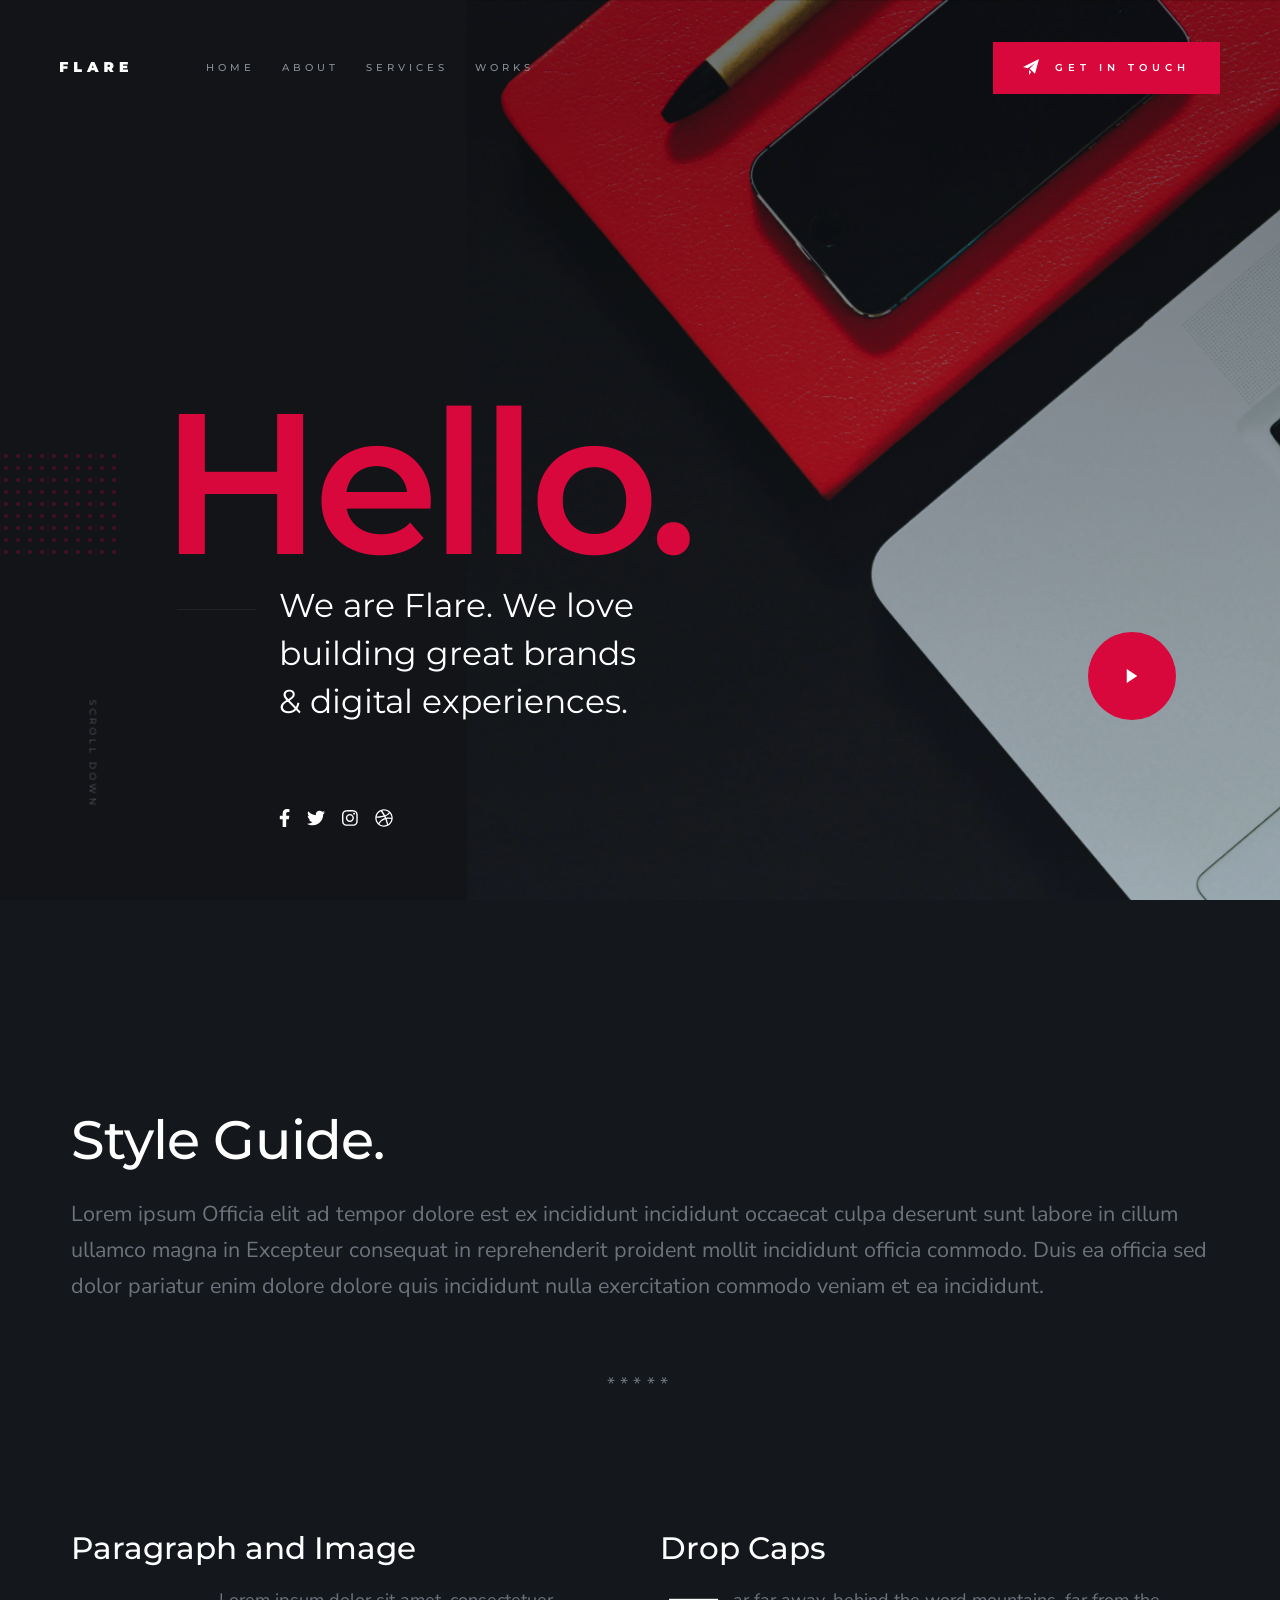
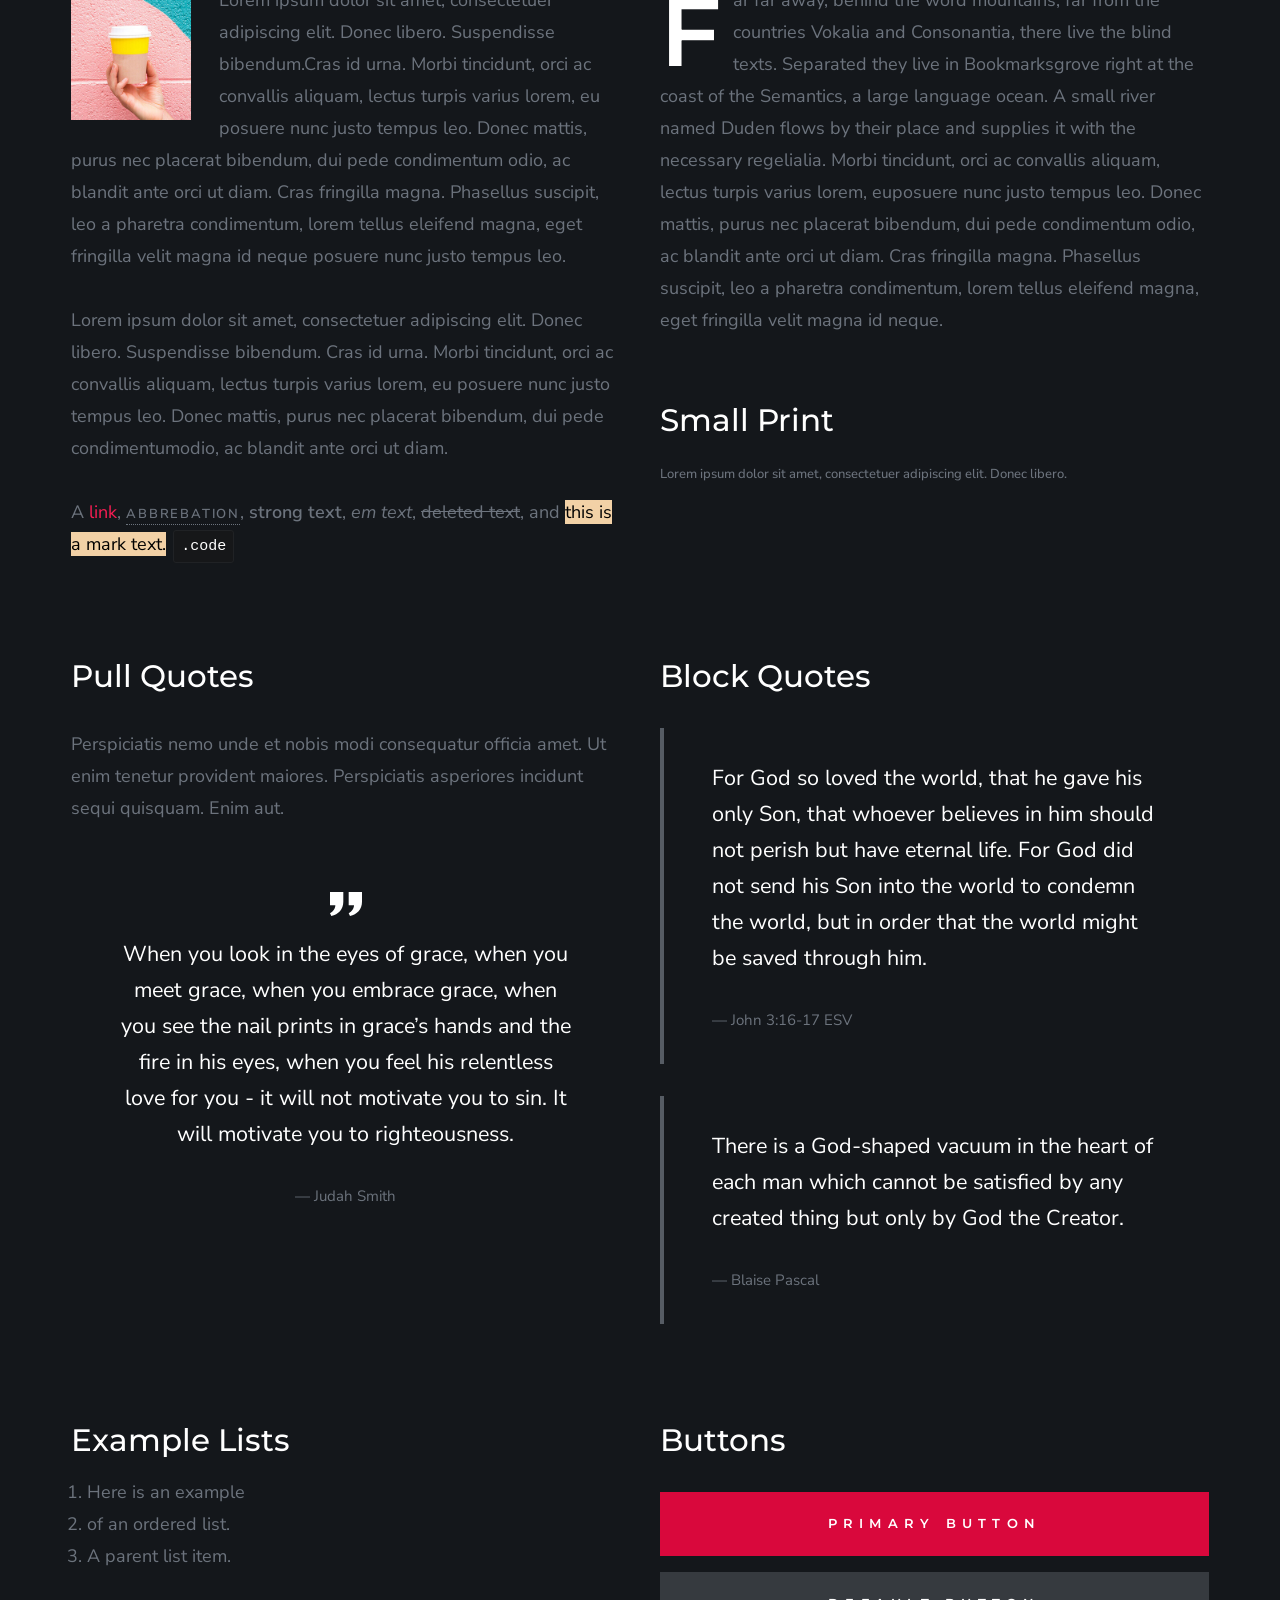
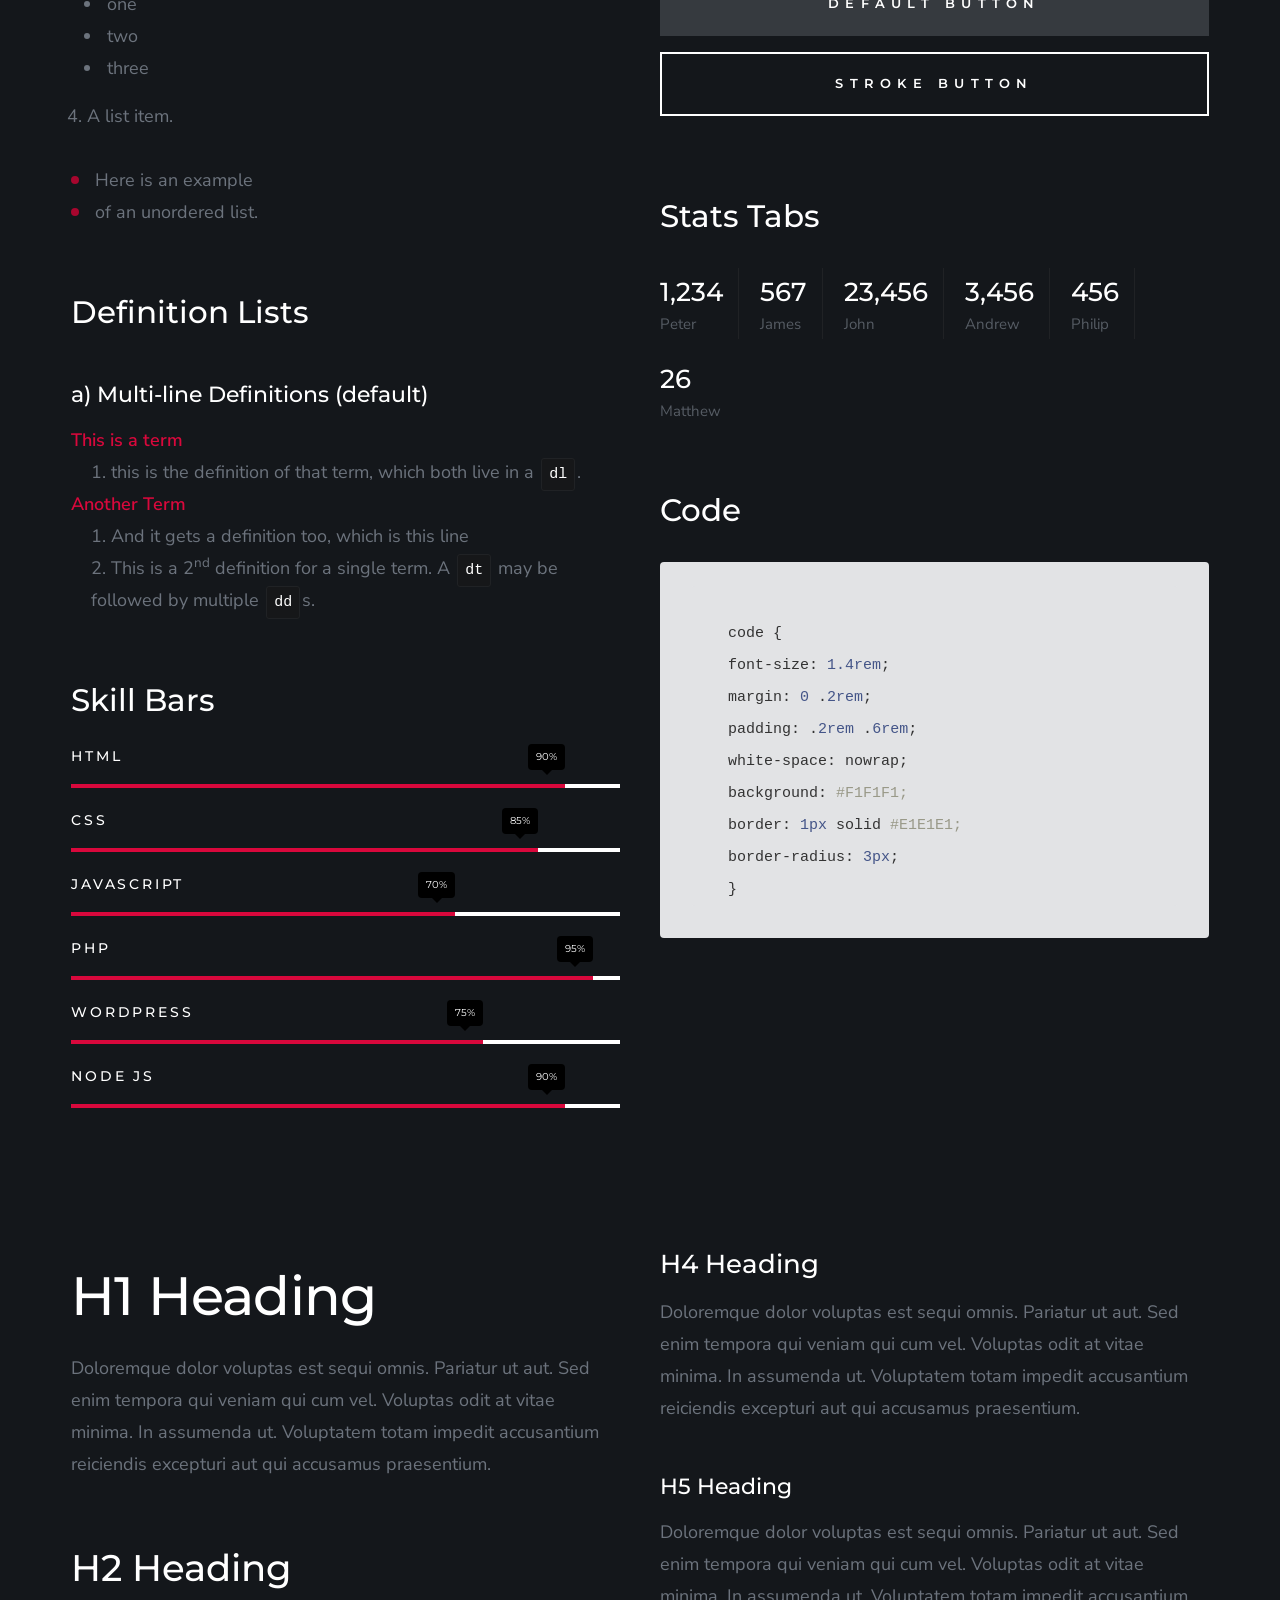
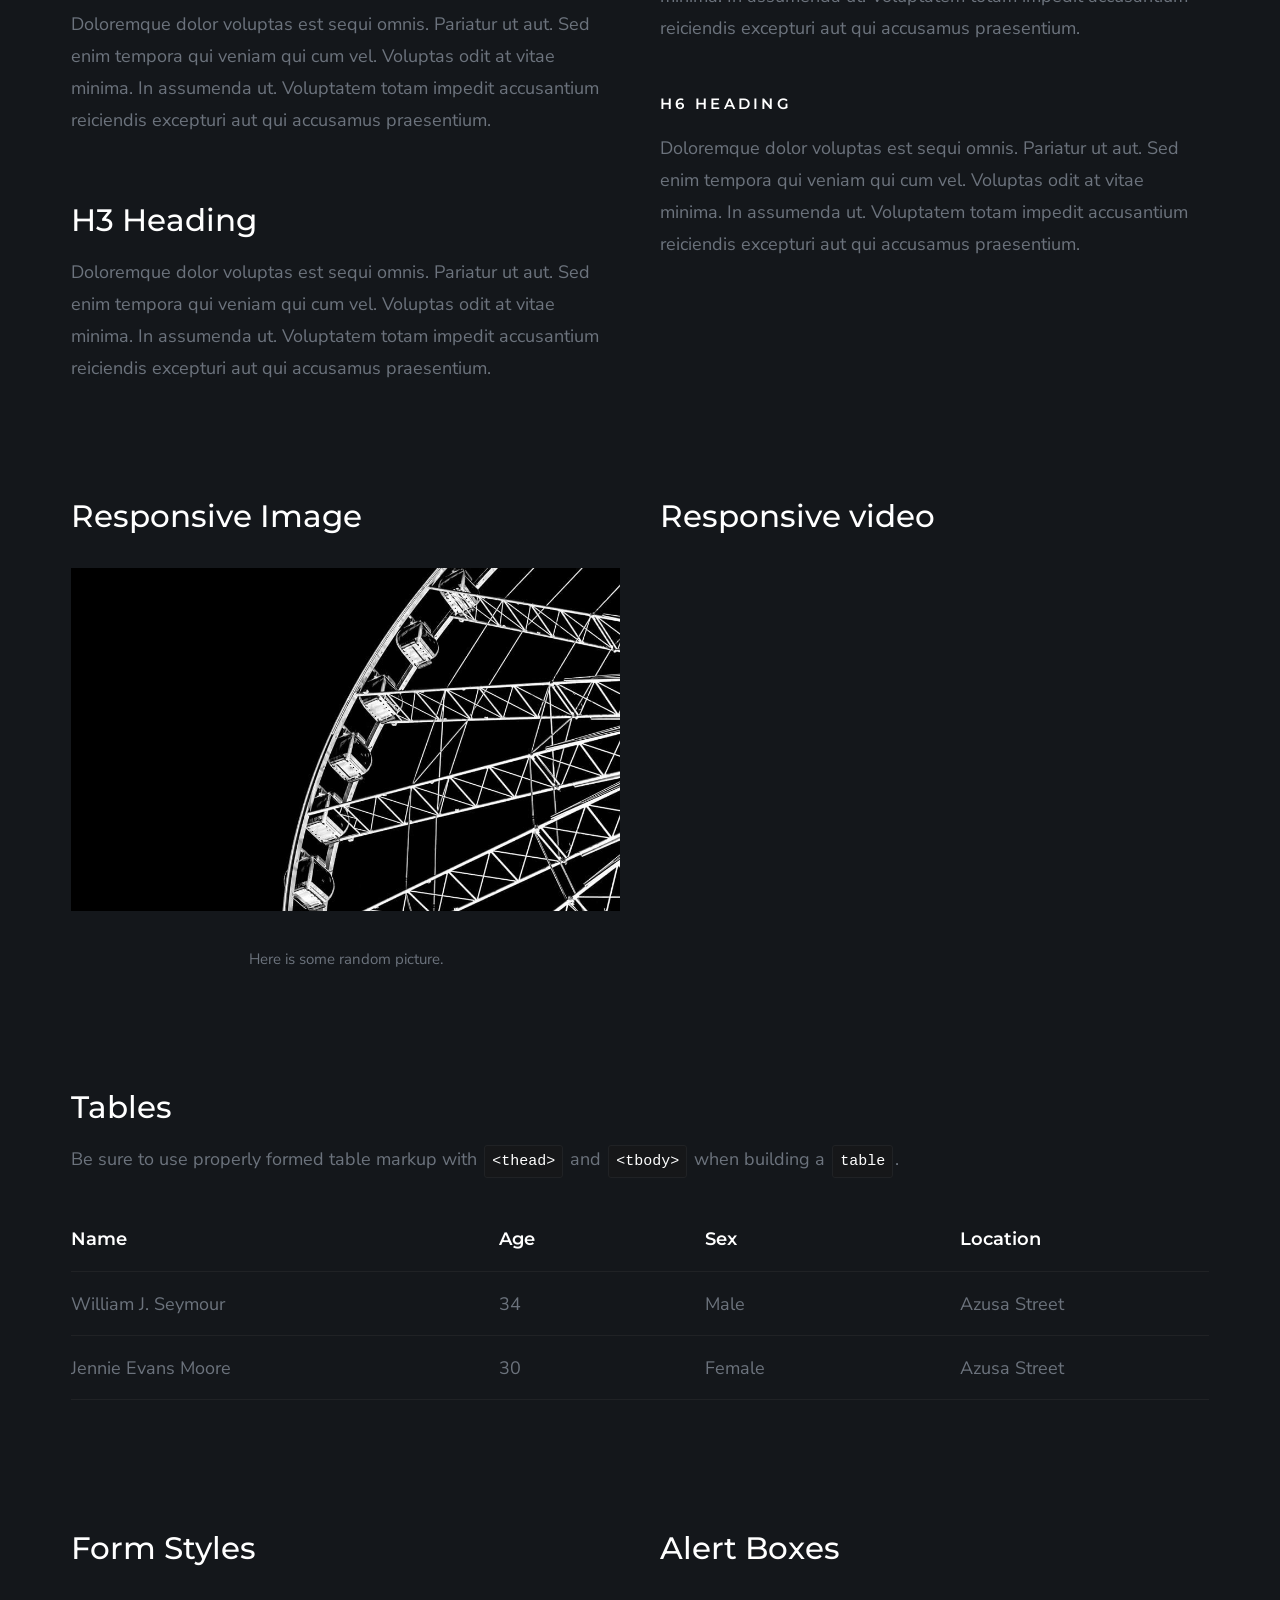
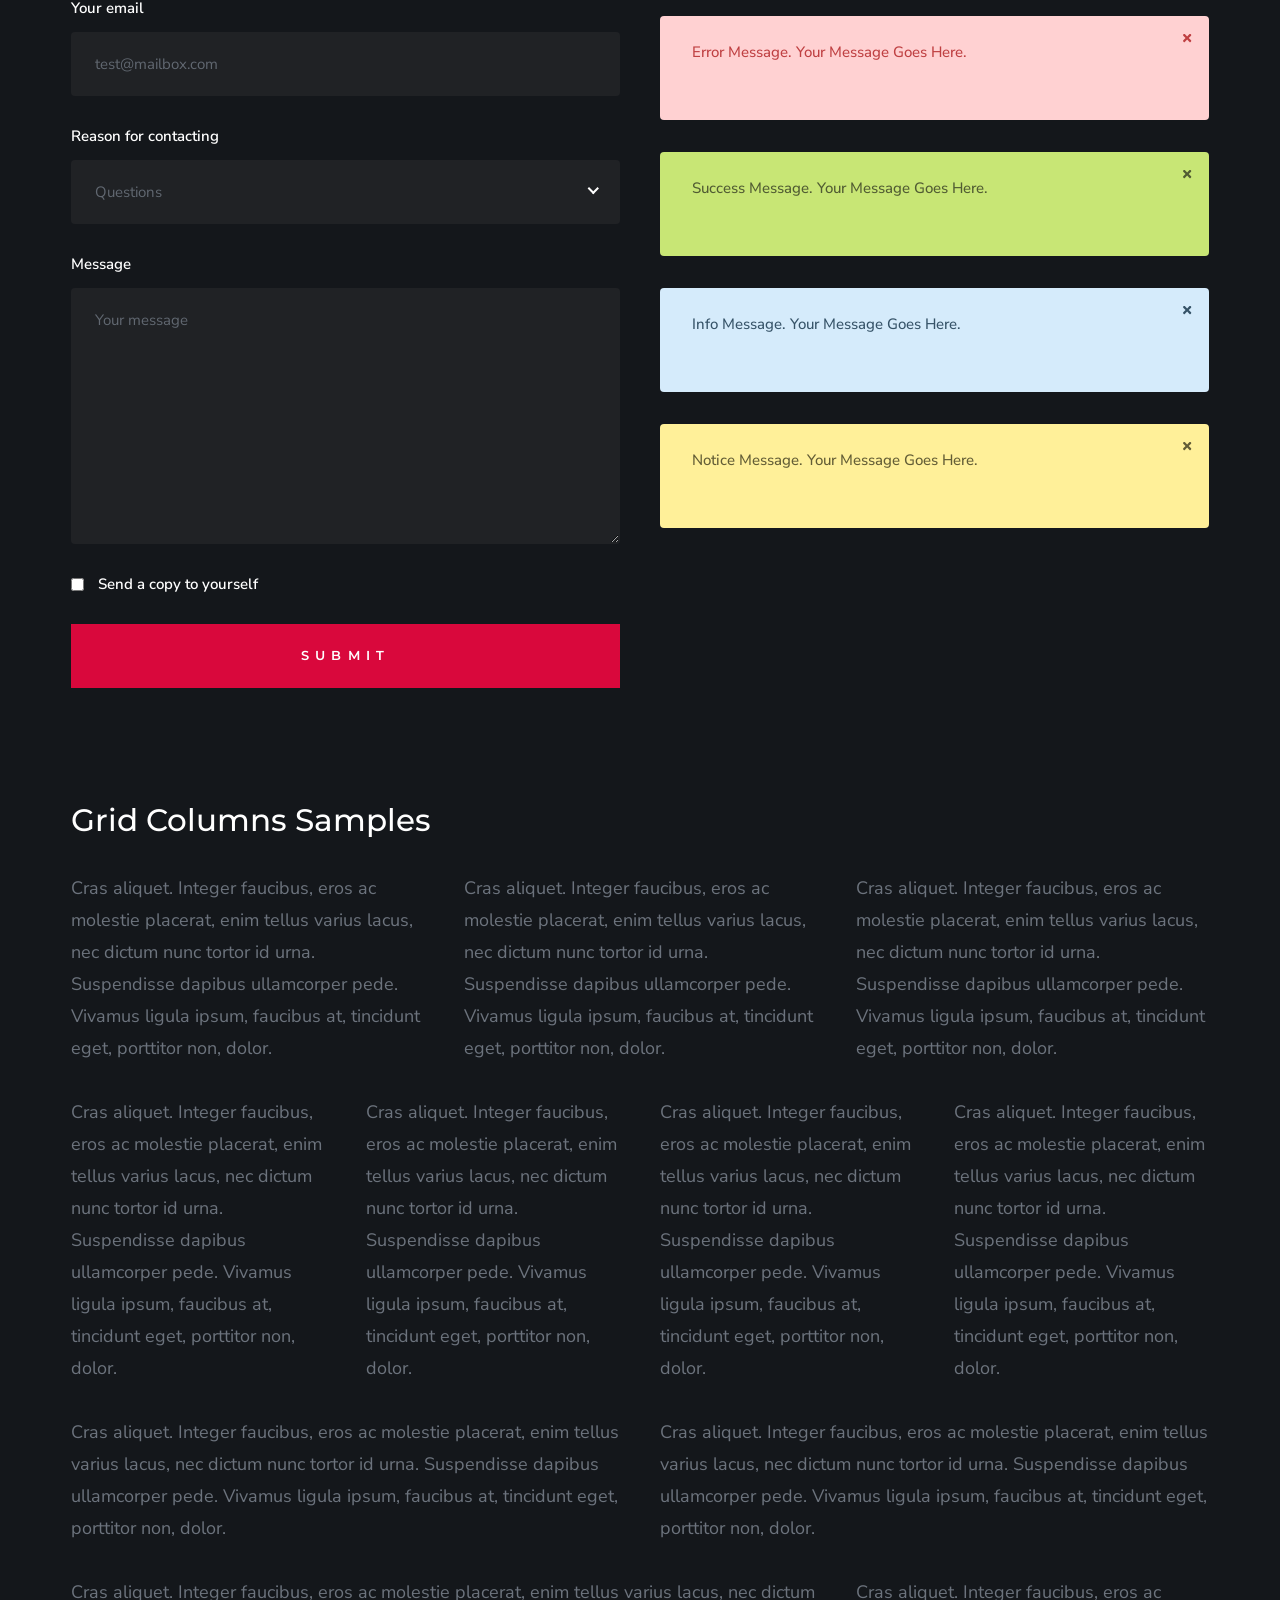
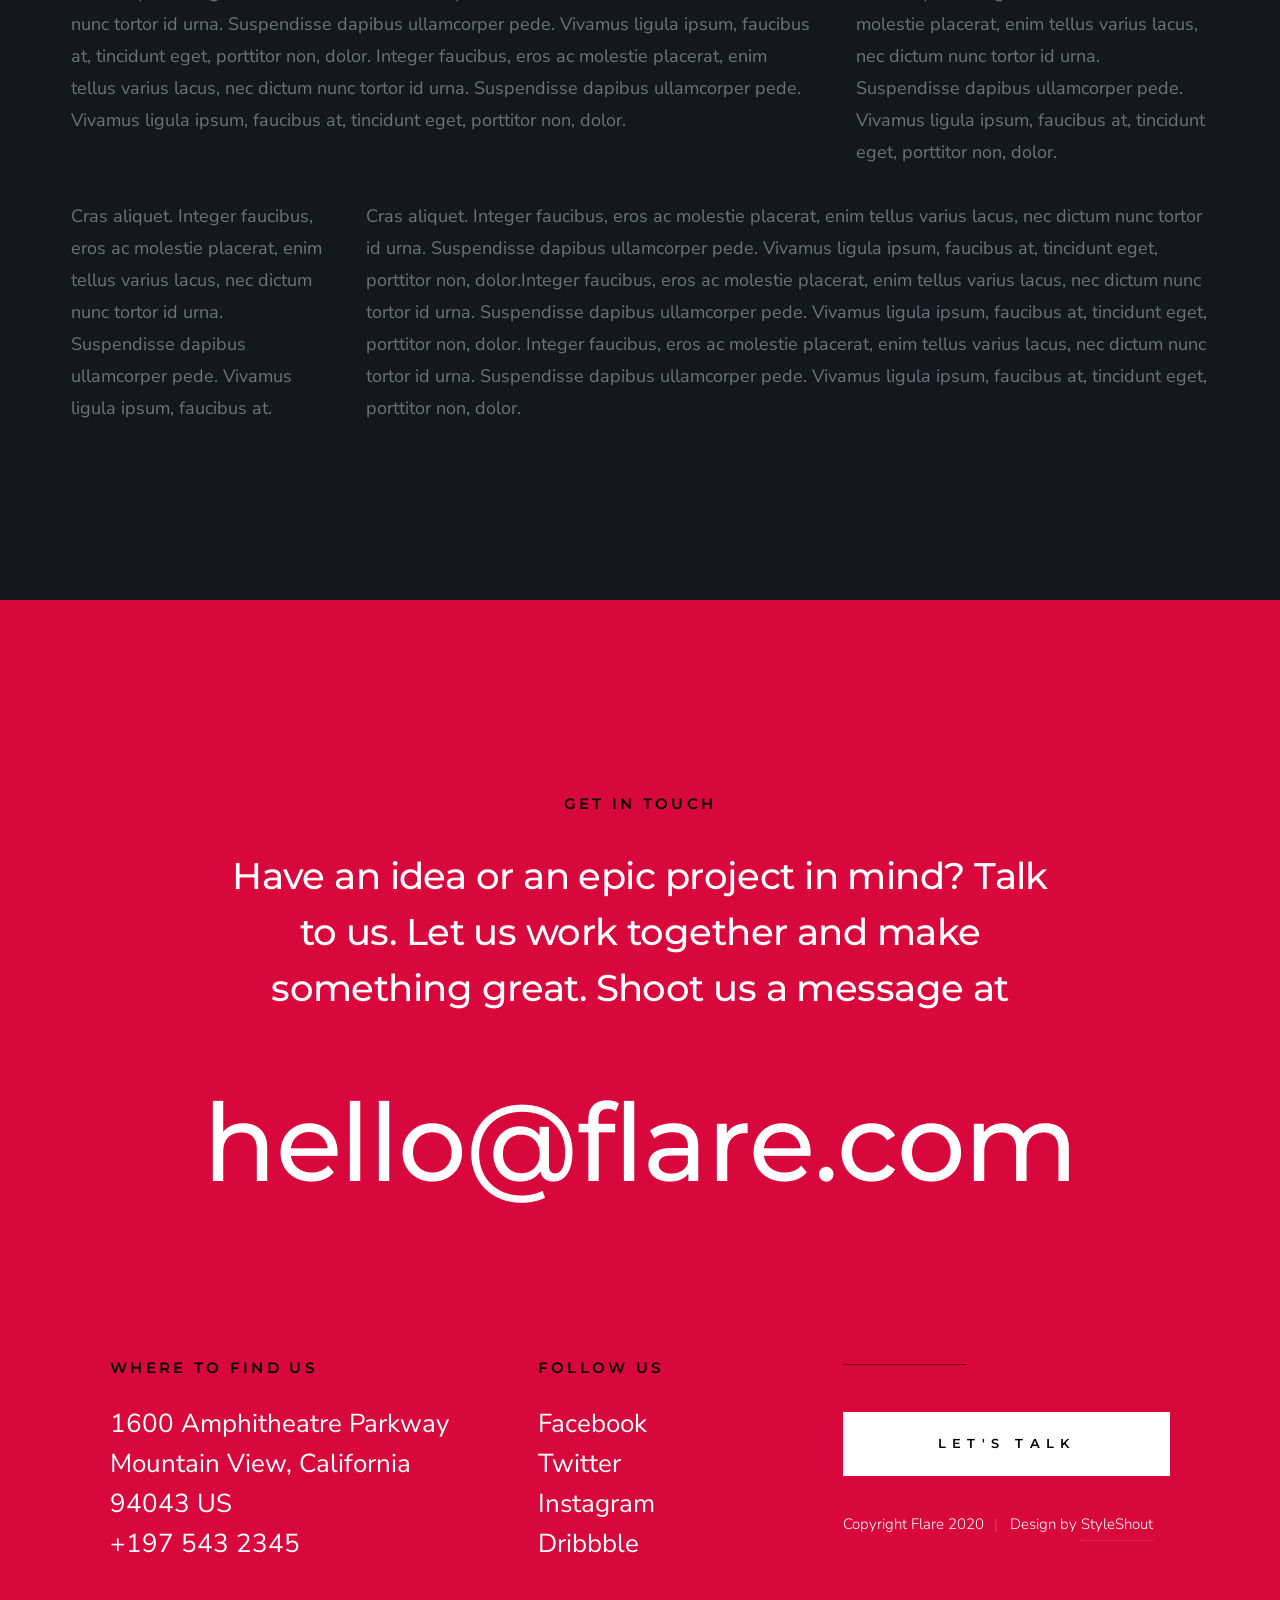
<file: styles.html>
<!DOCTYPE html>
<html class="no-js" lang="en">
<head>

    <!--- basic page needs
    ================================================== -->
    <meta charset="utf-8">
    <title>Flare - Styles</title>
    <meta name="description" content="">
    <meta name="author" content="">

    <!-- mobile specific metas
    ================================================== -->
    <meta name="viewport" content="width=device-width, initial-scale=1">

    <!-- CSS
    ================================================== -->
    <link rel="stylesheet" href="css/styles.css">
    <link rel="stylesheet" href="css/vendor.css">

    <style type="text/css" media="screen">
        .s-styles { 
            background-color: var(--color-bg);
            padding-top: calc(6.5 * var(--space));
            padding-bottom: calc(4.5 * var(--space));
            position: relative;
        }
        .s-styles .intro h1 {
            margin-top: 0;
        }
    </style>

    <!-- script
    ================================================== -->
    <script src="js/modernizr.js"></script>
    <script defer src="js/fontawesome/all.min.js"></script>

    <!-- favicons
    ================================================== -->
    <link rel="apple-touch-icon" sizes="180x180" href="apple-touch-icon.png">
    <link rel="icon" type="image/png" sizes="32x32" href="favicon-32x32.png">
    <link rel="icon" type="image/png" sizes="16x16" href="favicon-16x16.png">
    <link rel="manifest" href="site.webmanifest">

</head>

<body id="top">


    <!-- preloader
    ================================================== -->
    <div id="preloader">
        <div id="loader" class="dots-fade">
            <div></div>
            <div></div>
            <div></div>
        </div>
    </div>


    <!-- header
    ================================================== -->
    <header class="s-header">

        <div class="s-header__logo">
            <a href="index.html">
                <img src="images/logo.svg" alt="Homepage">
            </a>
        </div>

        <div class="s-header__content">
    
            <nav class="s-header__nav-wrap">
                <ul class="s-header__nav">
                    <li><a href="index.html#hero" title="Intro">Home</a></li>
                    <li><a href="index.html#about" title="About">About</a></li>
                    <li><a href="index.html#services" title="Services">Services</a></li>
                    <li><a href="index.html#portfolio" title="Works">Works</a></li>
                </ul>
            </nav> <!-- end s-header__nav-wrap -->

            <a href="mailto:#0" class="btn btn--primary btn--small">
                <svg xmlns="http://www.w3.org/2000/svg" width="24" height="24" viewBox="0 0 24 24"><path d="M24 0l-6 22-8.129-7.239 7.802-8.234-10.458 7.227-7.215-1.754 24-12zm-15 16.668v7.332l3.258-4.431-3.258-2.901z"/></svg>
                Get In Touch
            </a>

        </div> <!-- end header-content -->

        <a class="s-header__menu-toggle" href="#0"><span>Menu</span></a>

    </header> <!-- end s-header -->


    <!-- hero
    ================================================== -->
    <section id="hero" class="s-hero target-section">

        <div class="s-hero__bg">
            <div class="gradient-overlay"></div>
        </div>

        <div class="row s-hero__content">
            <div class="column">

                <h1>Hello.</h1>
                <div class="s-hero__content-about">

                    <p>
                    We are Flare. We love <br>
                    building great brands <br>
                    & digital experiences.
                    </p>
    
                    <footer>
                        <div class="s-hero__content-social">
                            <a href="#0"><i class="fab fa-facebook-f" aria-hidden="true"></i></a>
                            <a href="#0"><i class="fab fa-twitter" aria-hidden="true"></i></a>
                            <a href="#0"><i class="fab fa-instagram" aria-hidden="true"></i></a>
                            <a href="#0"><i class="fab fa-dribbble" aria-hidden="true"></i></a>
                        </div>
                    </footer>
                </div>

            </div>
        </div>

        <div class="s-hero__video">
            <a class="s-hero__video-link" href="https://player.vimeo.com/video/117310401?color=01aef0&amp;title=0&amp;byline=0&amp;portrait=0" data-lity="">
                <svg xmlns="http://www.w3.org/2000/svg" width="24" height="24" viewBox="0 0 24 24"><path d="M21 12l-18 12v-24z"/></svg>
                <span class="s-hero__video-text">Play Video</span>
            </a>
        </div>

        <div class="s-hero__scroll">
            <a href="#styles" class="s-hero__scroll-link smoothscroll">
                Scroll Down
            </a>
        </div>

    </section> <!-- end s-hero -->


    <!-- s-styles
    ================================================== -->
    <section id="styles" class="s-styles">

        <div class="row">

            <div class="column large-12 intro">

                <h1>Style Guide.</h1>

                <p class="lead">Lorem ipsum Officia elit ad tempor dolore est ex incididunt incididunt occaecat culpa deserunt 
                sunt labore in cillum ullamco magna in Excepteur consequat in reprehenderit proident mollit incididunt officia commodo.
                Duis ea officia sed dolor pariatur enim dolore dolore quis incididunt nulla exercitation commodo veniam et ea incididunt.
                </p>

                <hr class="fancy">
            </div>

        </div> <!-- end row -->

        <div class="row">

            <div class="column large-6 tab-12">

                <h3>Paragraph and Image</h3>

                <p><a href="#"><img width="120" height="120" class="h-pull-left" alt="sample-image" src="images/sample-image.jpg"></a>
                Lorem ipsum dolor sit amet, consectetuer adipiscing elit. Donec libero. Suspendisse bibendum.Cras id urna. Morbi 
                tincidunt, orci ac convallis aliquam, lectus turpis varius lorem, eu posuere nunc justo tempus leo. Donec mattis, 
                purus nec placerat bibendum, dui pede condimentum odio, ac blandit ante orci ut diam. Cras fringilla magna. 
                Phasellus suscipit, leo a pharetra condimentum, lorem tellus eleifend magna, eget fringilla velit magna id 
                neque posuere nunc justo tempus leo. </p>

                <p>
                Lorem ipsum dolor sit amet, consectetuer adipiscing elit. Donec libero. Suspendisse bibendum. Cras id urna. 
                Morbi tincidunt, orci ac convallis aliquam, lectus turpis varius lorem, eu posuere nunc justo tempus leo. 
                Donec mattis, purus nec placerat bibendum, dui pede condimentumodio, ac blandit ante orci ut diam.	
                </p>

                <p>A <a href="#">link</a>,
                <abbr title="this really isn't a very good description">abbrebation</abbr>,
                <strong>strong text</strong>,
                <em>em text</em>,
                <del>deleted text</del>, and
                <mark>this is a mark text.</mark>
                <code>.code</code>
                </p>

            </div>

            <div class="column large-6 tab-12">

                <h3>Drop Caps</h3>

                <p class="drop-cap">Far far away, behind the word mountains, far from the countries Vokalia and Consonantia,
                there live the blind texts. Separated they live in Bookmarksgrove right at the coast of the
                Semantics, a large language ocean. A small river named Duden flows by their place and supplies it with the 
                necessary regelialia. Morbi tincidunt, orci ac convallis aliquam, lectus turpis varius lorem, 
                euposuere nunc justo tempus leo. Donec mattis, purus nec placerat bibendum, dui pede condimentum odio, 
                ac blandit ante orci ut diam. Cras fringilla magna. Phasellus suscipit, leo a pharetra condimentum, 
                lorem tellus eleifend magna, eget fringilla velit magna id neque.
                </p>

                <h3>Small Print</h3>

                <p><small>Lorem ipsum dolor sit amet, consectetuer adipiscing elit. Donec libero.</small></p>

            </div>

        </div> <!-- end row -->

        <div class="row">

            <div class="column large-6 tab-12">

                <h3 class="h-add-bottom">Pull Quotes</h3>

                <p>
                Perspiciatis nemo unde et nobis modi consequatur officia amet. Ut enim 
                tenetur provident maiores. Perspiciatis asperiores incidunt sequi 
                quisquam. Enim aut. 
                </p>

                <figure class="pull-quote">
                    <blockquote>
                        <p>
                        When you look in the eyes of grace, when you meet grace, 
                        when you embrace grace, when you see the nail prints in 
                        grace’s hands and the fire in his eyes, when you feel his 
                        relentless love for you - it will not motivate you to sin. 
                        It will motivate you to righteousness.
                        </p>

                        <footer>
                            <cite>Judah Smith</cite>
                        </footer>
                    </blockquote>
                </figure>

            </div>

            <div class="column large-6 tab-12">

                <h3 class="h-add-bottom">Block Quotes</h3>

                <blockquote cite="http://where-i-got-my-info-from.com">
                    <p>
                    For God so loved the world, that he gave his only Son, that whoever believes in 
                    him should not perish but have eternal life. For God did not send his Son into 
                    the world to condemn the world, but in order that the world might be 
                    saved through him.
                    </p>

                    <footer>
                        <cite>
                            <a href="#0">John 3:16-17 ESV</a>
                        </cite>
                    </footer>

                </blockquote>

                <blockquote>
                    <p>There is a God-shaped vacuum in the heart of each man which cannot be satisfied 
                    by any created thing but only by God the Creator.</p>

                    <footer>
                        <cite>Blaise Pascal</cite>
                    </footer>

                </blockquote>

            </div>

        </div> <!-- end row -->

        <div class="row h-add-half-bottom">

            <div class="column large-6 tab-12">

                <h3>Example Lists</h3>

                <ol>
                    <li>Here is an example</li>
                    <li>of an ordered list.</li>
                    <li>A parent list item.
                        <ul>
                            <li>one</li>
                            <li>two</li>
                            <li>three</li>
                        </ul>
                        </li>
                        <li>A list item.</li>
                    </ol>

                <ul class="disc">
                    <li>Here is an example</li>
                    <li>of an unordered list.</li>
                </ul>

                <h3>Definition Lists</h3>

                <h5>a) Multi-line Definitions (default) </h5>

                <dl class="dictionary-style">
                    <dt><strong>This is a term</strong></dt>
                        <dd>this is the definition of that term, which both live in a <code>dl</code>.</dd>
                    <dt><strong>Another Term</strong></dt>
                        <dd>And it gets a definition too, which is this line</dd>
                        <dd>This is a 2<sup>nd</sup> definition for a single term. A <code>dt</code> may be followed by multiple <code>dd</code>s.</dd>
                </dl>

                <h3 class="h-add-bottom">Skill Bars</h3>

                <ul class="skill-bars">
                    <li>
                    <div class="progress percent90"><span>90%</span></div>
                    <strong>HTML</strong>
                    </li>
                    <li>
                    <div class="progress percent85"><span>85%</span></div>
                    <strong>CSS</strong>
                    </li>
                    <li>
                    <div class="progress percent70"><span>70%</span></div>
                    <strong>Javascript</strong>
                    </li>
                    <li>
                    <div class="progress percent95"><span>95%</span></div>
                    <strong>PHP</strong>
                    </li>
                    <li>
                    <div class="progress percent75"><span>75%</span></div>
                    <strong>Wordpress</strong>
                    </li>
                    <li>
                    <div class="progress percent90"><span>90%</span></div>
                    <strong>Node JS</strong>
                    </li>
                </ul>

            </div>

            <div class="column large-6 tab-12">

                <h3 class="h-add-bottom">Buttons</h3>

                <p>
                    <a class="btn btn--primary h-full-width" href="#0">Primary Button</a>
                    <a class="btn h-full-width" href="#0">Default Button</a>
                    <a class="btn btn--stroke h-full-width" href="#0">Stroke Button</a>
                </p>

                <h3>Stats Tabs</h3>

                <ul class="stats-tabs">
                    <li><a href="#0">1,234 <em>Peter</em></a></li>
                    <li><a href="#0">567 <em>James</em></a></li>
                    <li><a href="#0">23,456 <em>John</em></a></li>
                    <li><a href="#0">3,456 <em>Andrew</em></a></li>
                    <li><a href="#0">456 <em>Philip</em></a></li>
                    <li><a href="#0">26 <em>Matthew</em></a></li>
                </ul>

                <h3 class="h-add-bottom">Code</h3>
<pre><code>
    code {
    font-size: 1.4rem;
    margin: 0 .2rem;
    padding: .2rem .6rem;
    white-space: nowrap;
    background: #F1F1F1;
    border: 1px solid #E1E1E1;	
    border-radius: 3px;
    }
</code></pre>

            </div>

        </div> <!-- end row -->

        <div class="row h-add-half-bottom">

            <div class="column large-6 tab-12">
                    
                <h1>H1 Heading</h1>
                <p>Doloremque dolor voluptas est sequi omnis. Pariatur ut aut. Sed enim tempora qui veniam qui cum vel. 
                Voluptas odit at vitae minima. In assumenda ut. Voluptatem totam impedit accusantium reiciendis excepturi aut qui accusamus praesentium.</p>

                <h2>H2 Heading</h2>
                <p>Doloremque dolor voluptas est sequi omnis. Pariatur ut aut. Sed enim tempora qui veniam qui cum vel. 
                Voluptas odit at vitae minima. In assumenda ut. Voluptatem totam impedit accusantium reiciendis excepturi aut qui accusamus praesentium.</p>

                <h3>H3 Heading</h3>
                <p>Doloremque dolor voluptas est sequi omnis. Pariatur ut aut. Sed enim tempora qui veniam qui cum vel. 
                Voluptas odit at vitae minima. In assumenda ut. Voluptatem totam impedit accusantium reiciendis excepturi aut qui accusamus praesentium.</p>

                
            </div>

            <div class="column large-6 tab-12">
                <h4>H4 Heading</h4>
                <p>Doloremque dolor voluptas est sequi omnis. Pariatur ut aut. Sed enim tempora qui veniam qui cum vel. 
                Voluptas odit at vitae minima. In assumenda ut. Voluptatem totam impedit accusantium reiciendis excepturi aut qui accusamus praesentium.</p>

                <h5>H5 Heading</h5>
                <p>Doloremque dolor voluptas est sequi omnis. Pariatur ut aut. Sed enim tempora qui veniam qui cum vel. 
                Voluptas odit at vitae minima. In assumenda ut. Voluptatem totam impedit accusantium reiciendis excepturi aut qui accusamus praesentium.</p>

                <h6>H6 Heading</h6>
                <p>Doloremque dolor voluptas est sequi omnis. Pariatur ut aut. Sed enim tempora qui veniam qui cum vel. 
                Voluptas odit at vitae minima. In assumenda ut. Voluptatem totam impedit accusantium reiciendis excepturi aut qui accusamus praesentium.</p>
    
                
            </div>

        </div> <!-- end row -->

        <div class="row h-add-half-bottom">

            <div class="column large-6 tab-12">

                <h3 class="h-add-bottom">Responsive Image</h3>

                <figure>
                    <img src="images/wheel-500.jpg" 
                    srcset="images/wheel-1000.jpg 1000w, 
                    images/wheel-500.jpg 500w" 
                    sizes="(max-width: 1000px) 100vw, 1000px" alt="">

                    <figcaption>
                        Here is some random picture.
                    </figcaption>
                </figure>

            </div>

            <div class="column large-6 tab-12">

                <h3 class="h-add-bottom">Responsive video</h3>

                <div class="video-container">
                <iframe src="https://player.vimeo.com/video/14592941?color=00a650&title=0&byline=0&portrait=0" width="500" height="281" frameborder="0" webkitallowfullscreen mozallowfullscreen allowfullscreen></iframe> 
                </div>

            </div>
            
        </div> <!-- end row -->

        <div class="row h-add-bottom">

            <div class="column large-12">

                <h3>Tables</h3>
                <p>Be sure to use properly formed table markup with <code>&lt;thead&gt;</code> and <code>&lt;tbody&gt;</code> when building a <code>table</code>.</p>

                <div class="table-responsive">

                    <table>
                            <thead>
                            <tr>
                                <th>Name</th>
                                <th>Age</th>
                                <th>Sex</th>
                                <th>Location</th>
                            </tr>
                            </thead>
                            <tbody>
                            <tr>
                                <td>William J. Seymour</td>
                                <td>34</td>
                                <td>Male</td>
                                <td>Azusa Street</td>
                            </tr>
                            <tr>
                                <td>Jennie Evans Moore</td>
                                <td>30</td>
                                <td>Female</td>
                                <td>Azusa Street</td>
                            </tr>
                            </tbody>
                    </table>

                </div>

            </div>
            
        </div> <!-- end row -->


        <div class="row">

            <div class="column large-6 tab-12">

                <h3 class="h-add-bottom">Form Styles</h3>

                <form>
                    <div>
                        <label for="sampleInput">Your email</label>
                        <input class="h-full-width" type="email" placeholder="test@mailbox.com" id="sampleInput">
                    </div>
                    <div>
                        <label for="sampleRecipientInput">Reason for contacting</label>
                        <div class="ss-custom-select">
                            <select class="h-full-width" id="sampleRecipientInput">
                                <option value="Option 1">Questions</option>
                                <option value="Option 2">Report</option>
                                <option value="Option 3">Others</option>
                            </select>
                        </div>
                    </div>
                    
                    <label for="exampleMessage">Message</label>
                    <textarea class="h-full-width" placeholder="Your message" id="exampleMessage"></textarea>

                    <label class="h-add-bottom">
                        <input type="checkbox">
                        <span class="label-text">Send a copy to yourself</span>
                    </label>
                
                    <input class="btn--primary h-full-width" type="submit" value="Submit">
                </form>

            </div>

            <div class="column large-6 tab-12">

                <h3>Alert Boxes</h3>

                <br>
                
                <div class="alert-box alert-box--error hideit">
                    <p>Error Message. Your Message Goes Here.</p>
                    <i class="fa fa-times alert-box__close" aria-hidden="true"></i>
                </div><!-- end error -->
                        
                <div class="alert-box alert-box--success hideit">
                    <p>Success Message. Your Message Goes Here.</p>
                    <i class="fa fa-times alert-box__close" aria-hidden="true"></i>
                </div><!-- end success -->
                        
                <div class="alert-box alert-box--info hideit">
                    <p>Info Message. Your Message Goes Here.</p>
                    <i class="fa fa-times alert-box__close" aria-hidden="true"></i>
                </div><!-- end info -->
                        
                <div class="alert-box alert-box--notice hideit">
                    <p>Notice Message. Your Message Goes Here.</p>
                    <i class="fa fa-times alert-box__close" aria-hidden="true"></i>
                </div><!-- end notice -->
            
            </div>

        </div> <!-- end row -->

        <div class="row">

            <div class="large-12 column">
               <h3 class="h-add-bottom">Grid Columns Samples</h3>
            </div>
   
        </div> <!-- Row End-->


        <div class="row">
   
            <div class="large-4 mob-12 column">
                <p>
                Cras aliquet. Integer faucibus, eros ac molestie placerat, enim tellus varius lacus,
                nec dictum nunc tortor id urna. Suspendisse dapibus ullamcorper pede. Vivamus ligula ipsum,
                faucibus at, tincidunt eget, porttitor non, dolor. 
                </p>
             </div>
   
            <div class="large-4 mob-12 column">
                <p>
                Cras aliquet. Integer faucibus, eros ac molestie placerat, enim tellus varius lacus,
                nec dictum nunc tortor id urna. Suspendisse dapibus ullamcorper pede. Vivamus ligula ipsum,
                faucibus at, tincidunt eget, porttitor non, dolor. 
                </p>
            </div>
   
            <div class="large-4 mob-12 column">
                <p>
                Cras aliquet. Integer faucibus, eros ac molestie placerat, enim tellus varius lacus,
                nec dictum nunc tortor id urna. Suspendisse dapibus ullamcorper pede. Vivamus ligula ipsum,
                faucibus at, tincidunt eget, porttitor non, dolor. 
                </p>
            </div>
   
        </div>
   
        <div class="row">
   
            <div class="large-3 tab-6 mob-12 column">
                <p>
                Cras aliquet. Integer faucibus, eros ac molestie placerat, enim tellus varius lacus,
                nec dictum nunc tortor id urna. Suspendisse dapibus ullamcorper pede. Vivamus ligula ipsum,
                faucibus at, tincidunt eget, porttitor non, dolor. 
                </p>
            </div>
   
            <div class="large-3 tab-6 mob-12 column">
                <p>
                Cras aliquet. Integer faucibus, eros ac molestie placerat, enim tellus varius lacus,
                nec dictum nunc tortor id urna. Suspendisse dapibus ullamcorper pede. Vivamus ligula ipsum,
                faucibus at, tincidunt eget, porttitor non, dolor. 
                </p>
            </div>
   
            <div class="large-3 tab-6 mob-12 column">
                <p>
                Cras aliquet. Integer faucibus, eros ac molestie placerat, enim tellus varius lacus,
                nec dictum nunc tortor id urna. Suspendisse dapibus ullamcorper pede. Vivamus ligula ipsum,
                faucibus at, tincidunt eget, porttitor non, dolor. 
                </p>
            </div>
   
            <div class="large-3 tab-6 mob-12 column">
                <p>
                Cras aliquet. Integer faucibus, eros ac molestie placerat, enim tellus varius lacus,
                nec dictum nunc tortor id urna. Suspendisse dapibus ullamcorper pede. Vivamus ligula ipsum,
                faucibus at, tincidunt eget, porttitor non, dolor. 
                </p>
            </div>
   
        </div>
   
        <div class="row">
   
            <div class="large-6 mob-12 column">
                <p>
                Cras aliquet. Integer faucibus, eros ac molestie placerat, enim tellus varius lacus,
                nec dictum nunc tortor id urna. Suspendisse dapibus ullamcorper pede. Vivamus ligula ipsum,
                faucibus at, tincidunt eget, porttitor non, dolor. 
                </p>
            </div>
   
            <div class="large-6 mob-12 column">
                <p>
                Cras aliquet. Integer faucibus, eros ac molestie placerat, enim tellus varius lacus,
                nec dictum nunc tortor id urna. Suspendisse dapibus ullamcorper pede. Vivamus ligula ipsum,
                faucibus at, tincidunt eget, porttitor non, dolor. 
                </p>
            </div>
   
        </div>
   
        <div class="row">
   
            <div class="large-8 tab-7 mob-12 column">
                <p>
                Cras aliquet. Integer faucibus, eros ac molestie placerat, enim tellus varius lacus,
                nec dictum nunc tortor id urna. Suspendisse dapibus ullamcorper pede. Vivamus ligula ipsum,
                faucibus at, tincidunt eget, porttitor non, dolor. Integer faucibus, eros ac molestie placerat, enim tellus varius lacus,
                nec dictum nunc tortor id urna. Suspendisse dapibus ullamcorper pede. Vivamus ligula ipsum,
                faucibus at, tincidunt eget, porttitor non, dolor.
                </p>
            </div>
   
            <div class="large-4 tab-5 mob-12 column">
                <p>
                Cras aliquet. Integer faucibus, eros ac molestie placerat, enim tellus varius lacus,
                nec dictum nunc tortor id urna. Suspendisse dapibus ullamcorper pede. Vivamus ligula ipsum,
                faucibus at, tincidunt eget, porttitor non, dolor. 
                </p>
            </div>
   
         </div>
   
         <div class="row">
   
            <div class="large-3 tab-5 mob-12 column">
                <p>
                Cras aliquet. Integer faucibus, eros ac molestie placerat, enim tellus varius lacus,
                nec dictum nunc tortor id urna. Suspendisse dapibus ullamcorper pede. Vivamus ligula ipsum,
                faucibus at. 
                </p>
             </div>
   
            <div class="large-9 tab-7 mob-12 column">
                <p>
                Cras aliquet. Integer faucibus, eros ac molestie placerat, enim tellus varius lacus,
                nec dictum nunc tortor id urna. Suspendisse dapibus ullamcorper pede. Vivamus ligula ipsum,
                faucibus at, tincidunt eget, porttitor non, dolor.Integer faucibus, eros ac molestie placerat, enim tellus varius lacus,
                nec dictum nunc tortor id urna. Suspendisse dapibus ullamcorper pede. Vivamus ligula ipsum,
                faucibus at, tincidunt eget, porttitor non, dolor. Integer faucibus, eros ac molestie placerat, enim tellus varius lacus,
                nec dictum nunc tortor id urna. Suspendisse dapibus ullamcorper pede. Vivamus ligula ipsum,
                faucibus at, tincidunt eget, porttitor non, dolor.
                </p>
             </div>
   
         </div> 

    </section> <!-- end s-styles -->


    <!-- contact
    ================================================== -->
    <section class="s-contact">

        <div class="row narrower s-contact__top h-text-center">
            <div class="column">
                <h3 class="h6">Get In Touch</h3>
                <h1 class="display-1">
                Have an idea or an epic project in mind? Talk to
                us. Let us work together and make something great.
                Shoot us a message at
                </h1>
            </div>
        </div> <!-- s-footer__top -->

        <div class="row h-text-center">
            <div class="column">
                <p class="s-contact__email">
                    <a href="mailto:#0">hello@flare.com</a>
                </p>
            </div>
        </div>

    </section>  <!-- end s-contact -->


    <!-- footer
    ================================================== -->
    <footer class="s-footer">
        <div class="row row-y-top">

            <div class="column large-8 medium-12">
                <div class="row">
                    <div class="column large-7 tab-12 s-footer__block">
                        <h4 class="h6">Where to Find Us</h4>
        
                        <p>
                        1600 Amphitheatre Parkway <br>
                        Mountain View, California <br>
                        94043  US <br>
                        <a href="tel:197-543-2345">+197 543 2345</a>
                        </p>
                    </div>
        
                    <div class="column large-5 tab-12 s-footer__block">
                        <h4 class="h6">Follow Us</h4 class="h6">
        
                        <ul class="s-footer__list">
                            <li><a href="#0">Facebook</a></li>
                            <li><a href="#0">Twitter</a></li>
                            <li><a href="#0">Instagram</a></li>
                            <li><a href="#0">Dribbble</a></li>
                        </ul>
                    </div>
                </div>
            </div>

            <div class="column large-4 medium-12 s-footer__block--end">
                <a href="mailto:#0" class="btn h-full-width">Let's Talk</a>

                <div class="ss-copyright">
                    <span>Copyright Flare 2020</span> 
                    <span>Design by <a href="https://www.styleshout.com/">StyleShout</a></span>
                </div>
            </div>

            <div class="ss-go-top">
                <a class="smoothscroll" title="Back to Top" href="#top">
                    top
                </a>
            </div> <!-- end ss-go-top -->

        </div>
    </footer>


    <!-- Java Script
    ================================================== -->
    <script src="js/jquery-3.2.1.min.js"></script>
    <script src="js/plugins.js"></script>
    <script src="js/main.js"></script>

</body>

</html>
</file>
<file: plugins/themify-icons/themify-icons.css>
@font-face{font-family:themify;src:url(fonts/themify.eot?-fvbane);src:url(fonts/themify.eot?#iefix-fvbane) format('embedded-opentype'),url(fonts/themify.woff?-fvbane) format('woff'),url(fonts/themify.ttf?-fvbane) format('truetype'),url(fonts/themify.svg?-fvbane#themify) format('svg');font-weight:400;font-style:normal}[class*=" ti-"],[class^=ti-]{font-family:themify;speak:none;font-style:normal;font-weight:400;font-variant:normal;text-transform:none;line-height:1;-webkit-font-smoothing:antialiased;-moz-osx-font-smoothing:grayscale}.ti-wand:before{content:"\e600"}.ti-volume:before{content:"\e601"}.ti-user:before{content:"\e602"}.ti-unlock:before{content:"\e603"}.ti-unlink:before{content:"\e604"}.ti-trash:before{content:"\e605"}.ti-thought:before{content:"\e606"}.ti-target:before{content:"\e607"}.ti-tag:before{content:"\e608"}.ti-tablet:before{content:"\e609"}.ti-star:before{content:"\e60a"}.ti-spray:before{content:"\e60b"}.ti-signal:before{content:"\e60c"}.ti-shopping-cart:before{content:"\e60d"}.ti-shopping-cart-full:before{content:"\e60e"}.ti-settings:before{content:"\e60f"}.ti-search:before{content:"\e610"}.ti-zoom-in:before{content:"\e611"}.ti-zoom-out:before{content:"\e612"}.ti-cut:before{content:"\e613"}.ti-ruler:before{content:"\e614"}.ti-ruler-pencil:before{content:"\e615"}.ti-ruler-alt:before{content:"\e616"}.ti-bookmark:before{content:"\e617"}.ti-bookmark-alt:before{content:"\e618"}.ti-reload:before{content:"\e619"}.ti-plus:before{content:"\e61a"}.ti-pin:before{content:"\e61b"}.ti-pencil:before{content:"\e61c"}.ti-pencil-alt:before{content:"\e61d"}.ti-paint-roller:before{content:"\e61e"}.ti-paint-bucket:before{content:"\e61f"}.ti-na:before{content:"\e620"}.ti-mobile:before{content:"\e621"}.ti-minus:before{content:"\e622"}.ti-medall:before{content:"\e623"}.ti-medall-alt:before{content:"\e624"}.ti-marker:before{content:"\e625"}.ti-marker-alt:before{content:"\e626"}.ti-arrow-up:before{content:"\e627"}.ti-arrow-right:before{content:"\e628"}.ti-arrow-left:before{content:"\e629"}.ti-arrow-down:before{content:"\e62a"}.ti-lock:before{content:"\e62b"}.ti-location-arrow:before{content:"\e62c"}.ti-link:before{content:"\e62d"}.ti-layout:before{content:"\e62e"}.ti-layers:before{content:"\e62f"}.ti-layers-alt:before{content:"\e630"}.ti-key:before{content:"\e631"}.ti-import:before{content:"\e632"}.ti-image:before{content:"\e633"}.ti-heart:before{content:"\e634"}.ti-heart-broken:before{content:"\e635"}.ti-hand-stop:before{content:"\e636"}.ti-hand-open:before{content:"\e637"}.ti-hand-drag:before{content:"\e638"}.ti-folder:before{content:"\e639"}.ti-flag:before{content:"\e63a"}.ti-flag-alt:before{content:"\e63b"}.ti-flag-alt-2:before{content:"\e63c"}.ti-eye:before{content:"\e63d"}.ti-export:before{content:"\e63e"}.ti-exchange-vertical:before{content:"\e63f"}.ti-desktop:before{content:"\e640"}.ti-cup:before{content:"\e641"}.ti-crown:before{content:"\e642"}.ti-comments:before{content:"\e643"}.ti-comment:before{content:"\e644"}.ti-comment-alt:before{content:"\e645"}.ti-close:before{content:"\e646"}.ti-clip:before{content:"\e647"}.ti-angle-up:before{content:"\e648"}.ti-angle-right:before{content:"\e649"}.ti-angle-left:before{content:"\e64a"}.ti-angle-down:before{content:"\e64b"}.ti-check:before{content:"\e64c"}.ti-check-box:before{content:"\e64d"}.ti-camera:before{content:"\e64e"}.ti-announcement:before{content:"\e64f"}.ti-brush:before{content:"\e650"}.ti-briefcase:before{content:"\e651"}.ti-bolt:before{content:"\e652"}.ti-bolt-alt:before{content:"\e653"}.ti-blackboard:before{content:"\e654"}.ti-bag:before{content:"\e655"}.ti-move:before{content:"\e656"}.ti-arrows-vertical:before{content:"\e657"}.ti-arrows-horizontal:before{content:"\e658"}.ti-fullscreen:before{content:"\e659"}.ti-arrow-top-right:before{content:"\e65a"}.ti-arrow-top-left:before{content:"\e65b"}.ti-arrow-circle-up:before{content:"\e65c"}.ti-arrow-circle-right:before{content:"\e65d"}.ti-arrow-circle-left:before{content:"\e65e"}.ti-arrow-circle-down:before{content:"\e65f"}.ti-angle-double-up:before{content:"\e660"}.ti-angle-double-right:before{content:"\e661"}.ti-angle-double-left:before{content:"\e662"}.ti-angle-double-down:before{content:"\e663"}.ti-zip:before{content:"\e664"}.ti-world:before{content:"\e665"}.ti-wheelchair:before{content:"\e666"}.ti-view-list:before{content:"\e667"}.ti-view-list-alt:before{content:"\e668"}.ti-view-grid:before{content:"\e669"}.ti-uppercase:before{content:"\e66a"}.ti-upload:before{content:"\e66b"}.ti-underline:before{content:"\e66c"}.ti-truck:before{content:"\e66d"}.ti-timer:before{content:"\e66e"}.ti-ticket:before{content:"\e66f"}.ti-thumb-up:before{content:"\e670"}.ti-thumb-down:before{content:"\e671"}.ti-text:before{content:"\e672"}.ti-stats-up:before{content:"\e673"}.ti-stats-down:before{content:"\e674"}.ti-split-v:before{content:"\e675"}.ti-split-h:before{content:"\e676"}.ti-smallcap:before{content:"\e677"}.ti-shine:before{content:"\e678"}.ti-shift-right:before{content:"\e679"}.ti-shift-left:before{content:"\e67a"}.ti-shield:before{content:"\e67b"}.ti-notepad:before{content:"\e67c"}.ti-server:before{content:"\e67d"}.ti-quote-right:before{content:"\e67e"}.ti-quote-left:before{content:"\e67f"}.ti-pulse:before{content:"\e680"}.ti-printer:before{content:"\e681"}.ti-power-off:before{content:"\e682"}.ti-plug:before{content:"\e683"}.ti-pie-chart:before{content:"\e684"}.ti-paragraph:before{content:"\e685"}.ti-panel:before{content:"\e686"}.ti-package:before{content:"\e687"}.ti-music:before{content:"\e688"}.ti-music-alt:before{content:"\e689"}.ti-mouse:before{content:"\e68a"}.ti-mouse-alt:before{content:"\e68b"}.ti-money:before{content:"\e68c"}.ti-microphone:before{content:"\e68d"}.ti-menu:before{content:"\e68e"}.ti-menu-alt:before{content:"\e68f"}.ti-map:before{content:"\e690"}.ti-map-alt:before{content:"\e691"}.ti-loop:before{content:"\e692"}.ti-location-pin:before{content:"\e693"}.ti-list:before{content:"\e694"}.ti-light-bulb:before{content:"\e695"}.ti-Italic:before{content:"\e696"}.ti-info:before{content:"\e697"}.ti-infinite:before{content:"\e698"}.ti-id-badge:before{content:"\e699"}.ti-hummer:before{content:"\e69a"}.ti-home:before{content:"\e69b"}.ti-help:before{content:"\e69c"}.ti-headphone:before{content:"\e69d"}.ti-harddrives:before{content:"\e69e"}.ti-harddrive:before{content:"\e69f"}.ti-gift:before{content:"\e6a0"}.ti-game:before{content:"\e6a1"}.ti-filter:before{content:"\e6a2"}.ti-files:before{content:"\e6a3"}.ti-file:before{content:"\e6a4"}.ti-eraser:before{content:"\e6a5"}.ti-envelope:before{content:"\e6a6"}.ti-download:before{content:"\e6a7"}.ti-direction:before{content:"\e6a8"}.ti-direction-alt:before{content:"\e6a9"}.ti-dashboard:before{content:"\e6aa"}.ti-control-stop:before{content:"\e6ab"}.ti-control-shuffle:before{content:"\e6ac"}.ti-control-play:before{content:"\e6ad"}.ti-control-pause:before{content:"\e6ae"}.ti-control-forward:before{content:"\e6af"}.ti-control-backward:before{content:"\e6b0"}.ti-cloud:before{content:"\e6b1"}.ti-cloud-up:before{content:"\e6b2"}.ti-cloud-down:before{content:"\e6b3"}.ti-clipboard:before{content:"\e6b4"}.ti-car:before{content:"\e6b5"}.ti-calendar:before{content:"\e6b6"}.ti-book:before{content:"\e6b7"}.ti-bell:before{content:"\e6b8"}.ti-basketball:before{content:"\e6b9"}.ti-bar-chart:before{content:"\e6ba"}.ti-bar-chart-alt:before{content:"\e6bb"}.ti-back-right:before{content:"\e6bc"}.ti-back-left:before{content:"\e6bd"}.ti-arrows-corner:before{content:"\e6be"}.ti-archive:before{content:"\e6bf"}.ti-anchor:before{content:"\e6c0"}.ti-align-right:before{content:"\e6c1"}.ti-align-left:before{content:"\e6c2"}.ti-align-justify:before{content:"\e6c3"}.ti-align-center:before{content:"\e6c4"}.ti-alert:before{content:"\e6c5"}.ti-alarm-clock:before{content:"\e6c6"}.ti-agenda:before{content:"\e6c7"}.ti-write:before{content:"\e6c8"}.ti-window:before{content:"\e6c9"}.ti-widgetized:before{content:"\e6ca"}.ti-widget:before{content:"\e6cb"}.ti-widget-alt:before{content:"\e6cc"}.ti-wallet:before{content:"\e6cd"}.ti-video-clapper:before{content:"\e6ce"}.ti-video-camera:before{content:"\e6cf"}.ti-vector:before{content:"\e6d0"}.ti-themify-logo:before{content:"\e6d1"}.ti-themify-favicon:before{content:"\e6d2"}.ti-themify-favicon-alt:before{content:"\e6d3"}.ti-support:before{content:"\e6d4"}.ti-stamp:before{content:"\e6d5"}.ti-split-v-alt:before{content:"\e6d6"}.ti-slice:before{content:"\e6d7"}.ti-shortcode:before{content:"\e6d8"}.ti-shift-right-alt:before{content:"\e6d9"}.ti-shift-left-alt:before{content:"\e6da"}.ti-ruler-alt-2:before{content:"\e6db"}.ti-receipt:before{content:"\e6dc"}.ti-pin2:before{content:"\e6dd"}.ti-pin-alt:before{content:"\e6de"}.ti-pencil-alt2:before{content:"\e6df"}.ti-palette:before{content:"\e6e0"}.ti-more:before{content:"\e6e1"}.ti-more-alt:before{content:"\e6e2"}.ti-microphone-alt:before{content:"\e6e3"}.ti-magnet:before{content:"\e6e4"}.ti-line-double:before{content:"\e6e5"}.ti-line-dotted:before{content:"\e6e6"}.ti-line-dashed:before{content:"\e6e7"}.ti-layout-width-full:before{content:"\e6e8"}.ti-layout-width-default:before{content:"\e6e9"}.ti-layout-width-default-alt:before{content:"\e6ea"}.ti-layout-tab:before{content:"\e6eb"}.ti-layout-tab-window:before{content:"\e6ec"}.ti-layout-tab-v:before{content:"\e6ed"}.ti-layout-tab-min:before{content:"\e6ee"}.ti-layout-slider:before{content:"\e6ef"}.ti-layout-slider-alt:before{content:"\e6f0"}.ti-layout-sidebar-right:before{content:"\e6f1"}.ti-layout-sidebar-none:before{content:"\e6f2"}.ti-layout-sidebar-left:before{content:"\e6f3"}.ti-layout-placeholder:before{content:"\e6f4"}.ti-layout-menu:before{content:"\e6f5"}.ti-layout-menu-v:before{content:"\e6f6"}.ti-layout-menu-separated:before{content:"\e6f7"}.ti-layout-menu-full:before{content:"\e6f8"}.ti-layout-media-right-alt:before{content:"\e6f9"}.ti-layout-media-right:before{content:"\e6fa"}.ti-layout-media-overlay:before{content:"\e6fb"}.ti-layout-media-overlay-alt:before{content:"\e6fc"}.ti-layout-media-overlay-alt-2:before{content:"\e6fd"}.ti-layout-media-left-alt:before{content:"\e6fe"}.ti-layout-media-left:before{content:"\e6ff"}.ti-layout-media-center-alt:before{content:"\e700"}.ti-layout-media-center:before{content:"\e701"}.ti-layout-list-thumb:before{content:"\e702"}.ti-layout-list-thumb-alt:before{content:"\e703"}.ti-layout-list-post:before{content:"\e704"}.ti-layout-list-large-image:before{content:"\e705"}.ti-layout-line-solid:before{content:"\e706"}.ti-layout-grid4:before{content:"\e707"}.ti-layout-grid3:before{content:"\e708"}.ti-layout-grid2:before{content:"\e709"}.ti-layout-grid2-thumb:before{content:"\e70a"}.ti-layout-cta-right:before{content:"\e70b"}.ti-layout-cta-left:before{content:"\e70c"}.ti-layout-cta-center:before{content:"\e70d"}.ti-layout-cta-btn-right:before{content:"\e70e"}.ti-layout-cta-btn-left:before{content:"\e70f"}.ti-layout-column4:before{content:"\e710"}.ti-layout-column3:before{content:"\e711"}.ti-layout-column2:before{content:"\e712"}.ti-layout-accordion-separated:before{content:"\e713"}.ti-layout-accordion-merged:before{content:"\e714"}.ti-layout-accordion-list:before{content:"\e715"}.ti-ink-pen:before{content:"\e716"}.ti-info-alt:before{content:"\e717"}.ti-help-alt:before{content:"\e718"}.ti-headphone-alt:before{content:"\e719"}.ti-hand-point-up:before{content:"\e71a"}.ti-hand-point-right:before{content:"\e71b"}.ti-hand-point-left:before{content:"\e71c"}.ti-hand-point-down:before{content:"\e71d"}.ti-gallery:before{content:"\e71e"}.ti-face-smile:before{content:"\e71f"}.ti-face-sad:before{content:"\e720"}.ti-credit-card:before{content:"\e721"}.ti-control-skip-forward:before{content:"\e722"}.ti-control-skip-backward:before{content:"\e723"}.ti-control-record:before{content:"\e724"}.ti-control-eject:before{content:"\e725"}.ti-comments-smiley:before{content:"\e726"}.ti-brush-alt:before{content:"\e727"}.ti-youtube:before{content:"\e728"}.ti-vimeo:before{content:"\e729"}.ti-twitter:before{content:"\e72a"}.ti-time:before{content:"\e72b"}.ti-tumblr:before{content:"\e72c"}.ti-skype:before{content:"\e72d"}.ti-share:before{content:"\e72e"}.ti-share-alt:before{content:"\e72f"}.ti-rocket:before{content:"\e730"}.ti-pinterest:before{content:"\e731"}.ti-new-window:before{content:"\e732"}.ti-microsoft:before{content:"\e733"}.ti-list-ol:before{content:"\e734"}.ti-linkedin:before{content:"\e735"}.ti-layout-sidebar-2:before{content:"\e736"}.ti-layout-grid4-alt:before{content:"\e737"}.ti-layout-grid3-alt:before{content:"\e738"}.ti-layout-grid2-alt:before{content:"\e739"}.ti-layout-column4-alt:before{content:"\e73a"}.ti-layout-column3-alt:before{content:"\e73b"}.ti-layout-column2-alt:before{content:"\e73c"}.ti-instagram:before{content:"\e73d"}.ti-google:before{content:"\e73e"}.ti-github:before{content:"\e73f"}.ti-flickr:before{content:"\e740"}.ti-facebook:before{content:"\e741"}.ti-dropbox:before{content:"\e742"}.ti-dribbble:before{content:"\e743"}.ti-apple:before{content:"\e744"}.ti-android:before{content:"\e745"}.ti-save:before{content:"\e746"}.ti-save-alt:before{content:"\e747"}.ti-yahoo:before{content:"\e748"}.ti-wordpress:before{content:"\e749"}.ti-vimeo-alt:before{content:"\e74a"}.ti-twitter-alt:before{content:"\e74b"}.ti-tumblr-alt:before{content:"\e74c"}.ti-trello:before{content:"\e74d"}.ti-stack-overflow:before{content:"\e74e"}.ti-soundcloud:before{content:"\e74f"}.ti-sharethis:before{content:"\e750"}.ti-sharethis-alt:before{content:"\e751"}.ti-reddit:before{content:"\e752"}.ti-pinterest-alt:before{content:"\e753"}.ti-microsoft-alt:before{content:"\e754"}.ti-linux:before{content:"\e755"}.ti-jsfiddle:before{content:"\e756"}.ti-joomla:before{content:"\e757"}.ti-html5:before{content:"\e758"}.ti-flickr-alt:before{content:"\e759"}.ti-email:before{content:"\e75a"}.ti-drupal:before{content:"\e75b"}.ti-dropbox-alt:before{content:"\e75c"}.ti-css3:before{content:"\e75d"}.ti-rss:before{content:"\e75e"}.ti-rss-alt:before{content:"\e75f"}
</file>
<file: css/style.css>
/**
 * WEBSITE: https://themefisher.com
 * TWITTER: https://twitter.com/themefisher
 * FACEBOOK: https://www.facebook.com/themefisher
 * GITHUB: https://github.com/themefisher/
 */

/*!
THEME: Kross - Creative Portfolio Template
VERSION: 1.0.0
AUTHOR: Themefisher

HOMEPAGE: https://themefisher.com/products/kross-creative-portfolio-template/
DEMO: https://demo.themefisher.com/kross/
GITHUB: https://github.com/themefisher/meghna-onepage-html5-business-template

Get HUGO Version : https://gethugothemes.com/products/kross-hugo-theme/

WEBSITE: https://themefisher.com
TWITTER: https://twitter.com/themefisher
FACEBOOK: https://www.facebook.com/themefisher
*/
*/resume*/
.page-title .bg-shape-5 {
  position: absolute;
  left: 90px;
  bottom: -50px;
  transform: rotate(180deg);
}
<ul class="home-social">
<li>
    <a href="#0"><i class="fab fa-facebook-f" aria-hidden="true"></i><span>Facebook</span></a>
</li>
<li>
    <a href="#0"><i class="fab fa-twitter" aria-hidden="true"></i><span>Twiiter</span></a>
</li>
<li>
    <a href="#0"><i class="fab fa-instagram" aria-hidden="true"></i><span>Instagram</span></a>
</li>
<li>
    <a href="#0"><i class="fab fa-behance" aria-hidden="true"></i><span>Behance</span></a>
</li>
<li>
    <a href="#0"><i class="fab fa-dribbble" aria-hidden="true"></i><span>Dribbble</span></a>
</li>
</ul> <!-- end home-social -->

</section> <!-- end s-home -->


/*  typography */
@import url("https://fonts.googleapis.com/css?family=Playfair+Display:700|Roboto:400");
body {
  line-height: 1.2;
  font-family: "Roboto", sans-serif;
  -webkit-font-smoothing: antialiased;
  font-size: 15px;
  color: #4c4c4c;
}

p, .paragraph {
  font-weight: 400;
  color: #4c4c4c;
  font-size: 15px;
  line-height: 1.8;
  font-family: "Roboto", sans-serif;
}
p-lg, .paragraph-lg {
  font-size: 22px;
}

h1, h2, h3, h4, h5, h6 {
  color: #000;
  font-family: "Playfair Display", serif;
  line-height: 1.2;
}

h1, .h1 {
  font-size: 80px;
}
@media (max-width: 991px) {
  h1, .h1 {
    font-size: 65px;
  }
}

h2, .h2 {
  font-size: 60px;
}
@media (max-width: 991px) {
  h2, .h2 {
    font-size: 50px;
  }
}

h3, .h3 {
  font-size: 40px;
}

h4, .h4 {
  font-size: 22px;
}

h5, .h5 {
  font-size: 18px;
}

h6, .h6 {
  font-size: 14px;
}

/* Button style */
.btn {
  font-size: 22px;
  font-family: "Playfair Display", serif;
  text-transform: capitalize;
  padding: 16px 44px;
  border-radius: 5px;
  font-weight: 600;
  border: 0;
  position: relative;
  z-index: 1;
  transition: 0.2s ease;
}
.btn:focus {
  outline: 0;
  box-shadow: none !important;
}
.btn:active {
  box-shadow: none;
}
.btn-sm {
  font-size: 15px;
  padding: 10px 30px;
}
.btn-xs {
  padding: 5px 10px;
  font-size: 15px;
}

.btn-primary {
  background: #41228e;
  color: rgb(224, 28, 28);
}
.btn-primary:active {
  background: #303f31 !important;
}
.btn-primary:hover {
  background: #b72c2c;
}
.btn-primary.focus, .btn-primary.active {
  background: #14135a05 !important;
  box-shadow: none !important;
}

.btn-transparent {
  background: transparent;
  color: #41228e;
  font-weight: bold;
}
.btn-transparent:active, .btn-transparent:hover {
  color: #2c0406;
}

body {
  background-color: #fff;
  overflow-x: hidden;
}

::-moz-selection {
  background: #542cb7;
  color: #fff;
}

::selection {
  background: #542cb7;
  color: #fff;
}

/* preloader */
.preloader {
  position: fixed;
  top: 0;
  left: 0;
  right: 0;
  bottom: 0;
  background-color: #fff;
  z-index: 999;
  display: flex;
  align-items: center;
  justify-content: center;
}

ol,
ul {
  list-style-type: none;
  margin: 0px;
}

img {
  vertical-align: middle;
  border: 0;
}

a,
a:hover,
a:focus {
  text-decoration: none;
}

a,
button,
select {
  cursor: pointer;
  transition: 0.2s ease;
}
a:focus,
button:focus,
select:focus {
  outline: 0;
}

a.text-dark:hover {
  color: #470707 !important;
}

a:hover {
  color: #41228e;
}

.slick-slide {
  outline: 0;
}

.section {
  padding-top: 80px;
  padding-bottom: 80px;
}
.section-title {
  margin-bottom: 80px;
  font-family: "Playfair Display", serif;
}

.bg-cover {
  background-size: cover;
  background-position: center center;
  background-repeat: no-repeat;
}

/* overlay */
.overlay {
  position: relative;
}
.overlay::before {
  position: absolute;
  content: "";
  height: 100%;
  width: 100%;
  top: 0;
  left: 0;
  background: #000;
  opacity: 0.5;
}

.outline-0 {
  outline: 0 !important;
}

.d-unset {
  display: unset !important;
}

.bg-primary {
  background: #41228e !important;
}

.bg-gray {
  background: #eaeaea !important;
}

.text-primary {
  color: #41228e !important;
}

.text-color {
  color: #4c4c4c;
}

.text-dark {
  color: #000 !important;
}

.text-light {
  color: #999999 !important;
}

.mb-10 {
  margin-bottom: 10px !important;
}

.mb-20 {
  margin-bottom: 20px !important;
}

.mb-30 {
  margin-bottom: 30px !important;
}

.mb-40 {
  margin-bottom: 40px !important;
}

.mb-50 {
  margin-bottom: 50px !important;
}

.mb-60 {
  margin-bottom: 60px !important;
}

.mb-70 {
  margin-bottom: 70px !important;
}

.mb-80 {
  margin-bottom: 80px !important;
}

.mb-90 {
  margin-bottom: 90px !important;
}

.mb-100 {
  margin-bottom: 100px !important;
}

.zindex-1 {
  z-index: 1;
}

.rounded-lg {
  border-radius: 15px;
}

.overflow-hidden {
  overflow: hidden;
}

.font-secondary {
  font-family: "Playfair Display", serif !important;
}

.font-tertiary {
  font-family: "Playfair Display", serif !important;
}

.shadow {
  box-shadow: 0px 18px 39.1px 6.9px rgba(224, 241, 255, 0.34) !important;
}

.bg-dark {
  background-color: #222222 !important;
}

/* icon */
.icon {
  font-size: 45px;
}

.icon-bg {
  height: 100px;
  width: 100px;
  line-height: 100px;
  text-align: center;
}

.icon-light {
  color: #c8d5ef;
}

/* /icon */
/* slick slider */
.slick-dots {
  text-align: center;
  padding-left: 0;
}
.slick-dots li {
  display: inline-block;
  margin: 2px;
}
.slick-dots li.slick-active button {
  background: #fff;
  width: 25px;
}
.slick-dots li button {
  height: 6px;
  width: 12px;
  background: rgba(255, 255, 255, 0.5);
  color: transparent;
  border-radius: 10px;
  overflow: hidden;
  transition: 0.2s ease;
  border: 0;
}

/* /slick slider */
/* form */
.form-control {
  border: 0;
  border-radius: 0;
  border-bottom: 1px solid #c7c7c7;
  height: 60px;
}
.form-control:focus {
  border-color: #41228e;
  outline: 0;
  box-shadow: none !important;
}

textarea.form-control {
  height: 120px;
}

/* /form */
/* card */
.card {
  border: 0;
}
.card-header {
  border: 0;
}
.card-footer {
  border: 0;
}

/* /card */
.navigation {
  padding: 40px 130px;
  transition: 0.3s ease;
}
.navigation.nav-bg {
  background-color: #41228e;
  padding: 15px 100px;
}
@media (max-width: 991px) {
  .navigation.nav-bg {
    padding: 15px 20px;
  }
}
@media (max-width: 991px) {
  .navigation {
    padding: 20px;
    background: #41228e;
  }
}

.navbar .nav-item .nav-link {
  font-family: "Playfair Display", serif;
  text-transform: uppercase;
  padding: 15px;
}
.navbar .nav-item.active {
  font-weight: bold;
}

.navbar-dark .navbar-nav .nav-link {
  color: #fff;
}

.hero-area {
  padding: 300px 0 200px;
  position: relative;
}
@media (max-width: 767px) {
  .hero-area {
    padding: 250px 0 150px;
    overflow: hidden;
  }
}
.hero-area h1 {
  position: relative;
  z-index: 2;
}

.layer {
  position: absolute;
  z-index: 1;
}

#l1 {
  bottom: 0;
  left: 0;
}

#l2 {
  top: 190px;
  left: -250px;
}

#l3 {
  top: 200px;
  left: 40%;
}

#l4 {
  top: 200px;
  right: 40%;
}

#l5 {
  top: 100px;
  right: -150px;
}

#l6 {
  bottom: -20px;
  left: 10%;
}

#l7 {
  bottom: 100px;
  left: 20%;
}

#l8 {
  bottom: 160px;
  right: 45%;
}

#l9 {
  bottom: 100px;
  right: -10px;
}

.layer-bg {
  position: absolute;
  bottom: 0;
  left: 0;
}

/* skills */
.progress-wrapper {
  height: 130px;
  overflow: hidden;
}

.wave {
  position: absolute;
  width: 200%;
  height: 100%;
}
.wave::before, .wave::after {
  content: "";
  position: absolute;
  width: 1500px;
  height: 1500px;
  bottom: 0;
  border-right-style: 50%;
  background-color: rgba(248, 25, 25, 0.842);
  border-radius: 45%;
  transform: translateX(-100%) rotate(0);
  -webkit-animation: rotate 6s linear infinite;
          animation: rotate 6s linear infinite;
  z-index: 10;
}
.wave::after {
  border-radius: 47%;
  background-color: rgba(33, 228, 137, 0.418);
  transform: translateX(-100%) rotate(0);
  -webkit-animation: rotate 10s linear -5s infinite;
          animation: rotate 10s linear -5s infinite;
  z-index: 20;
}

@-webkit-keyframes rotate {
  50% {
    transform: translateX(-50%) rotate(500deg);
  }
  100% {
    transform: translateX(-50%) rotate(1000deg);
  }
}
@keyframes rotate {
60% {
  transform-style: translatex(-100%) rotate(500deg);
}
-100% {
   transform: translatex(-100%) rotate (500deg);
}
}

@keyframes rotate {
  50% {
    transform: translateX(-50%) rotate(500deg);
  }
  100% {
    transform: translateX(-50%) rotate(1000deg);
  }
}
/* /skills */
/* education */
.edu-bg-image {
  position: absolute;
  left: 0;
  top: -300px;
  z-index: -1;
}

/* /education */
/* service */
.hover-bg-primary {
  transition: 0.3s ease;
}
.hover-bg-primary:hover {
  background: #41228e;
}
.hover-bg-primary:hover * {
  color: #fff;
}

.active-bg-primary {
  transition: 0.3s ease;
  background: #41228e;
}
.active-bg-primary * {
  color: rgba(26, 80, 197, 0.459);
}

.hover-shadow {
  transition: 0.2s ease;
}
.hover-shadow:hover {
  box-shadow: 0px 18px 40px 8px rgba(224, 241, 255, 0.54) !important;
}

/* /service */
/* portfolio */
.hover-wrapper {
  overflow: hidden;
}
.hover-wrapper img {
  transition: 0.3s ease;
  transform: scale(1.1);
}
.hover-wrapper:hover img {
  transform: scale(1);
}
.hover-wrapper:hover .hover-overlay {
  opacity: 1;
  visibility: visible;
}

.hover-overlay {
  position: absolute;
  height: 100%;
  width: 100%;
  border-radius: inherit;
  top: 0;
  left: 0;
  background: rgba(0, 0, 0, 0.3);
  opacity: 0;
  visibility: hidden;
  transition: 0.3s ease;
}

.hover-content {
  position: absolute;
  top: 50%;
  transform: translateY(-50%);
  left: 0;
  right: 0;
  text-align: center;
}

/* /portfolio */
/* testimonial */
.testimonial-content strong {
  color: #2bfdff;
  font-weight: normal;
}

.testimonial-bg-shapes .container {
  position: relative;
  z-index: 1;
}
.testimonial-bg-shapes .bg-map {
  position: absolute;
  left: 50%;
  top: 50%;
  transform: translate(-50%, -50%);
}
.testimonial-bg-shapes .bg-shape-1 {
  position: absolute;
  left: 100px;
  top: -50px;
}
.testimonial-bg-shapes .bg-shape-2 {
  position: absolute;
  right: 150px;
  top: 50px;
}
.testimonial-bg-shapes .bg-shape-3 {
  position: absolute;
  right: 50px;
  top: 200px;
}
.testimonial-bg-shapes .bg-shape-4 {
  position: absolute;
  left: 100px;
  bottom: 200px;
}
.testimonial-bg-shapes .bg-shape-5 {
  position: absolute;
  right: 200px;
  bottom: -50px;
}

/* /testimonial */
/* footer */
.footer-section {
  padding-top: 200px;
}

.section-on-footer {
  margin-bottom: -250px;
}

.shadow-down {
  position: relative;
}
.shadow-down::before {
  position: absolute;
  content: "";
  box-shadow: 0px 0px 80.75px 14.25px rgba(224, 241, 255, 0.34);
  height: 100%;
  width: 100%;
  left: 0;
  top: 0;
  z-index: -1;
}

/* /footer */
.card-lg {
  flex-direction: row-reverse;
  align-items: center;
}
@media (max-width: 991px) {
  .card-lg {
    flex-direction: column;
  }
}

blockquote {
  display: inline-block;
  padding: 20px 25px;
  background: #eaeaea;
  border-left: 3px solid #41228e;
  font-style: italic;
  font-size: 22px;
  line-height: 1.7;
}

.content * {
  margin-bottom: 20px;
}
.content strong {
  font-family: "Playfair Display", serif;
  font-size: 22px;
  font-weight: normal;
  color: #000;
  display: inherit;
  line-height: 1.5;
}

.page-title-alt {
  padding: 350px 0 70px;
}

.border-thick {
  border: 10px solid;
}

.drag-lg-top {
  margin-top: -230px;
}
@media (max-width: 991px) {
  .drag-lg-top {
    margin-top: 0;
  }
}

.page-title-alt .container {
  position: relative;
  z-index: 1;
}
.page-title-alt .bg-shape-1 {
  position: absolute;
  left: 0;
  top: 0;
  height: 100%;
}
.page-title-alt .bg-shape-2 {
  position: absolute;
  left: 70px;
  top: 100px;
}
.page-title-alt .bg-shape-3 {
  position: absolute;
  left: 30%;
  top: 50px;
  transform: rotate(180deg);
}
.page-title-alt .bg-shape-4 {
  position: absolute;
  left: 100px;
  bottom: 100px;
}
.page-title-alt .bg-shape-5 {
  position: absolute;
  left: 40%;
  bottom: -25px;
}
.page-title-alt .bg-shape-6 {
  position: absolute;
  bottom: 100px;
  right: -100px;
}

.page-title {
  padding: 250px 0 150px;
}
.page-title .container {
  position: relative;
  z-index: 1;
}
.page-title .bg-shape-1 {
  position: absolute;
  left: 0;
  bottom: 0;
  width: 100%;
}
.page-title .bg-shape-2 {
  position: absolute;
  left: -20px;
  top: -10px;
}
.page-title .bg-shape-3 {
  position: absolute;
  left: 10%;
  top: 100px;
}
.page-title .bg-shape-4 {
  position: absolute;
  left: 50%;
  top: -20px;
}
.page-title .bg-shape-5 {
  position: absolute;
  left: 90px;
  bottom: -50px;
  transform: rotate(180deg);
}
.page-title .bg-shape-6 {
  position: absolute;
  right: 20%;
  bottom: -20px;
}
.page-title .bg-shape-7 {
  position: absolute;
  right: -220px;
  bottom: -100px;
}

.filter-controls li {
  cursor: pointer;
}
.filter-controls li.active {
  font-weight: bold;
}
/*# sourceMappingURL=style.css.map */
</file>
<file: css/styles.css>
/* =================================================================== 
 * Flare Main Stylesheet
 * Template Ver. 1.0.0
 * 03-19-2020
 * ------------------------------------------------------------------
 *
 * TOC:
 * # settings and variables
 *      ## fonts
 *      ## colors
 *      ## vertical spacing and typescale
 *      ## grid variables
 * # normalize
 * # basic/base setup styles
 *      ## media
 *      ## typography resets
 *      ## links
 *      ## inputs
 * # Grid v3.0.0
 *      ## medium screen devices
 *      ## tablets
 *      ## mobile devices
 *      ## small mobile devices <= 400px
 * # block grids
 *      ## block grids - medium screen devices
 *      ## block grids - tablets
 *      ## block grids - mobile devices
 *      ## block grids - small mobile devices <= 400px
 * # MISC
 * # custom grid, block grid STACK breakpoints 
 * # base style overrides
 *      ## links
 * # typography & general theme styles
 *      ## lists
 *      ## responsive video container
 *      ## floated image
 *      ## tables
 *      ## spacing
 * # preloader
 * # forms 
 *      ## style placeholder text
 *      ## change autocomplete styles in Chrome
 * # buttons
 * # additional components
 *      ## additional typo styles
 *      ## skillbars
 *      ## alert box
 * # common and reusable styles
 *      ## item list 
 *      ## slick slider 
 * # site header
 *      ## header logo
 *      ## main navigation
 *      ## mobile menu toggle
 *      ## header contact button
 * # hero
 *      ## hero content
 *      ## hero video
 *      ## hero scroll
 *      ## animate intro content
 *      ## animations
 * # about
 *      ## about photo
 *      ## about process
 * # services
 * # portfolio
 *      ## portfolio list
 * # clients
 *      ## clients slider
 *      ## testimonials
 * # contact
 * # footer
 *      ## footer block
 *      ## footer list
 *      ## copyright
 *      ## go top
 *
 * ------------------------------------------------------------------ */



/* ===================================================================
 * # settings and variables
 *
 * ------------------------------------------------------------------- */

/* ------------------------------------------------------------------- 
 * ## fonts
 * ------------------------------------------------------------------- */

@import url("https://fonts.googleapis.com/css?family=Montserrat:300,300i,400,400i,500,500i,600,600i,700,700i|Nunito+Sans:300,300i,400,400i,600,600i,700,700i&display=swap");

:root {
    --font-1: "Nunito Sans", sans-serif;
    --font-2: "Montserrat", sans-serif;

    /* monospace
     */
    --font-mono: Consolas, "Andale Mono", Courier, "Courier New", monospace;
}


/* ------------------------------------------------------------------- 
 * ## colors
 * ------------------------------------------------------------------- */
:root {

    /* color-1(#d9083c)
     * color-2(#eb5e55)
     * color-3(#f2d0a4)
     */
    --color-1: hsla(345, 93%, 44%, 1);
    --color-2: hsla(4, 79%, 63%, 1);
    --color-3: hsla(34, 75%, 80%, 1);

    /* theme color variations
     */
    --color-1-lighter: hsla(345, 93%, 64%, 1);
    --color-1-light  : hsla(345, 93%, 54%, 1);
    --color-1-dark   : hsla(345, 93%, 34%, 1);
    --color-1-darker : hsla(345, 93%, 24%, 1);
    --color-2-lighter: hsla(4, 79%, 83%, 1);
    --color-2-light  : hsla(4, 79%, 73%, 1);
    --color-2-dark   : hsla(4, 79%, 53%, 1);
    --color-2-darker : hsla(4, 79%, 43%, 1);

    /* feedback colors
     * color-error(#ffd1d2), color-success(#c8e675), 
     * color-info(#d7ecfb), color-notice(#fff099)
     */
    --color-error          : hsla(359, 100%, 91%, 1);
    --color-success        : hsla(76, 69%, 68%, 1);
    --color-info           : hsla(205, 82%, 91%, 1);
    --color-notice         : hsla(51, 100%, 80%, 1);
    --color-error-content  : hsla(359, 50%, 50%, 1);
    --color-success-content: hsla(76, 29%, 28%, 1);
    --color-info-content   : hsla(205, 32%, 31%, 1);
    --color-notice-content : hsla(51, 30%, 30%, 1);

    /* shades 
     * generated using 
     * Tint & Shade Generator 
     * (https://maketintsandshades.com/)
     */
    --color-black  : #000000;
    --color-gray-19: #0b0b0c;
    --color-gray-18: #161719;
    --color-gray-17: #202225;
    --color-gray-16: #2b2e32;
    --color-gray-15: #363a3f;
    --color-gray-14: #41454b;
    --color-gray-13: #4c5158;
    --color-gray-12: #565c64;
    --color-gray-11: #616871;
    --color-gray-10: #6c737d;
    --color-gray-9 : #7b818a;
    --color-gray-8 : #898f97;
    --color-gray-7 : #989da4;
    --color-gray-6 : #a7abb1;
    --color-gray-5 : #b6b9be;
    --color-gray-4 : #c4c7cb;
    --color-gray-3 : #d3d5d8;
    --color-gray-2 : #e2e3e5;
    --color-gray-1 : #f0f1f2;
    --color-white  : #ffffff;

    /* text
     */
    --color-text       : var(--color-gray-10);
    --color-text-dark  : var(--color-white);
    --color-text-light : var(--color-gray-12);
    --color-placeholder: var(--color-gray-11);

    /* buttons
     */
    --color-btn                   : var(--color-gray-15);
    --color-btn-text              : var(--color-white);
    --color-btn-hover             : var(--color-white);
    --color-btn-hover-text        : var(--color-black);
    --color-btn-primary           : var(--color-1);
    --color-btn-primary-text      : var(--color-white);
    --color-btn-primary-hover     : var(--color-white);
    --color-btn-primary-hover-text: var(--color-black);
    --color-btn-stroke            : var(--color-white);
    --color-btn-stroke-text       : var(--color-white);
    --color-btn-stroke-hover      : var(--color-white);
    --color-btn-stroke-hover-text : var(--color-black);

    /* others
     */
    --color-body  : var(--color-1);
    --color-bg    : #14171B;
    --color-border: var(--color-gray-17);
}


/* ------------------------------------------------------------------- 
 * ## vertical spacing and typescale
 * ------------------------------------------------------------------- */
:root {

    /* spacing
     * base font size: 18px 
     * vertical space unit : 32px
     */
    --base-size     : 62.5%;
    --base-font-size: 1.8rem;
    --space         : 3.2rem;

    /* vertical spacing 
     */
    --vspace-0_25: calc(0.25 * var(--space));
    --vspace-0_5 : calc(0.5 * var(--space));
    --vspace-0_75: calc(0.75 * var(--space));
    --vspace-1   : calc(var(--space));
    --vspace-1_25: calc(1.25 * var(--space));
    --vspace-1_5 : calc(1.5 * var(--space));
    --vspace-1_75: calc(1.75 * var(--space));
    --vspace-2   : calc(2 * var(--space));
    --vspace-2_5 : calc(2.5 * var(--space));
    --vspace-3   : calc(3 * var(--space));
    --vspace-3_5 : calc(3.5 * var(--space));
    --vspace-4   : calc(4 * var(--space));

    /* type scale
     * ratio 1:2 | base: 18px
     * -------------------------------------------------------
     *
     * --text-display-3 = (77.40px)
     * --text-display-2 = (64.50px)
     * --text-display-1 = (53.75px)
     * --text-xxxl      = (44.79px)
     * --text-xxl       = (37.32px)
     * --text-xl        = (31.10px)
     * --text-lg        = (25.92px)
     * --text-md        = (21.60px)
     * --text-size      = (18.00px) BASE
     * --text-sm        = (15.00px)
     * --text-xs        = (12.50px)
     *
     * -------------------------------------------------------
     */
    --text-scale-ratio: 1.2;
    --text-size       : var(--base-font-size);
    --text-xs         : calc((var(--text-size) / var(--text-scale-ratio)) / var(--text-scale-ratio));
    --text-sm         : calc(var(--text-xs) * var(--text-scale-ratio));
    --text-md         : calc(var(--text-sm) * var(--text-scale-ratio) * var(--text-scale-ratio));
    --text-lg         : calc(var(--text-md) * var(--text-scale-ratio));
    --text-xl         : calc(var(--text-lg) * var(--text-scale-ratio));
    --text-xxl        : calc(var(--text-xl) * var(--text-scale-ratio));
    --text-xxxl       : calc(var(--text-xxl) * var(--text-scale-ratio));
    --text-display-1  : calc(var(--text-xxxl) * var(--text-scale-ratio));
    --text-display-2  : calc(var(--text-display-1) * var(--text-scale-ratio));
    --text-display-3  : calc(var(--text-display-2) * var(--text-scale-ratio));

    /* default button height
     */
    --vspace-btn: var(--vspace-2);
}

/* on mobile devices below 480px
 */
@media screen and (max-width: 480px) {
    :root {
        --base-font-size: 1.6rem;
        --space         : 2.8rem;
    }
}


/* ------------------------------------------------------------------- 
 * ## grid variables
 * ------------------------------------------------------------------- */
:root {

    /* widths for rows and containers
     */
    --width-full    : 100%;
    --width-max     : 1200px;
    --width-wide    : 1400px;
    --width-wider   : 1600px;
    --width-widest  : 1800px;
    --width-narrow  : 1000px;
    --width-narrower: 900px;
    --width-grid-max: var(--width-max);

    /* gutters
     */
    --gutter-lg : 2rem;
    --gutter-md : 1.6rem;
    --gutter-mob: 1rem;
}



/* ==========================================================================
 * # normalize
 * normalize.css v8.0.1 | MIT License |
 * github.com/necolas/normalize.css
 *
 * -------------------------------------------------------------------------- */

/* ------------------------------------------------------------------- 
 * ## document
 * ------------------------------------------------------------------- */

/* 1. Correct the line height in all browsers.
 * 2. Prevent adjustments of font size after orientation changes in iOS.*/

html {
    line-height: 1.15;
    /* 1 */
    -webkit-text-size-adjust: 100%;
    /* 2 */
}

/* ------------------------------------------------------------------- 
 * ## sections
 * ------------------------------------------------------------------- */

/* Remove the margin in all browsers. */

body {
    margin: 0;
}

/* Render the `main` element consistently in IE. */

main {
    display: block;
}

/* Correct the font size and margin on `h1` elements within `section` and
 * `article` contexts in Chrome, Firefox, and Safari. */

h1 {
    font-size: 2em;
    margin: 0.67em 0;
}

/* ------------------------------------------------------------------- 
 * ## grouping
 * ------------------------------------------------------------------- */

/* 1. Add the correct box sizing in Firefox.
 * 2. Show the overflow in Edge and IE. */

hr {
    -webkit-box-sizing: content-box;
    box-sizing: content-box;
    /* 1 */
    height: 0;
    /* 1 */
    overflow: visible;
    /* 2 */
}

/* 1. Correct the inheritance and scaling of font size in all browsers.
 * 2. Correct the odd `em` font sizing in all browsers. */

pre {
    font-family: monospace, monospace;
    /* 1 */
    font-size: 1em;
    /* 2 */
}

/* ------------------------------------------------------------------- 
 * ## text-level semantics
 * ------------------------------------------------------------------- */

/* Remove the gray background on active links in IE 10. */

a {
    background-color: transparent;
}

/* 1. Remove the bottom border in Chrome 57-
 * 2. Add the correct text decoration in Chrome, Edge, IE, Opera, and Safari. */

abbr[title] {
    border-bottom: none;
    /* 1 */
    text-decoration: underline;
    /* 2 */
    -webkit-text-decoration: underline dotted;
    text-decoration: underline dotted;
    /* 2 */
}

/* Add the correct font weight in Chrome, Edge, and Safari. */

b, strong {
    font-weight: bolder;
}

/* 1. Correct the inheritance and scaling of font size in all browsers.
 * 2. Correct the odd `em` font sizing in all browsers. */

code, kbd, samp {
    font-family: monospace, monospace;
    /* 1 */
    font-size: 1em;
    /* 2 */
}

/* Add the correct font size in all browsers. */

small {
    font-size: 80%;
}

/* Prevent `sub` and `sup` elements from affecting the line height in
 * all browsers. */

sub, sup {
    font-size: 75%;
    line-height: 0;
    position: relative;
    vertical-align: baseline;
}

sub {
    bottom: -0.25em;
}

sup {
    top: -0.5em;
}

/* ------------------------------------------------------------------- 
 * ## embedded content
 * ------------------------------------------------------------------- */

/* Remove the border on images inside links in IE 10. */

img {
    border-style: none;
}

/* ------------------------------------------------------------------- 
 * ## forms
 * ------------------------------------------------------------------- */

/* 1. Change the font styles in all browsers.
 * 2. Remove the margin in Firefox and Safari. */

button, input, optgroup, select, textarea {
    font-family: inherit;
    /* 1 */
    font-size: 100%;
    /* 1 */
    line-height: 1.15;
    /* 1 */
    margin: 0;
    /* 2 */
}

/* Show the overflow in IE.
 * 1. Show the overflow in Edge. */

button, input {
    /* 1 */
    overflow: visible;
}

/* Remove the inheritance of text transform in Edge, Firefox, and IE.
 * 1. Remove the inheritance of text transform in Firefox. */

button, select {
    /* 1 */
    text-transform: none;
}

/* Correct the inability to style clickable types in iOS and Safari. */

button, [type="button"], [type="reset"], [type="submit"] {
    -webkit-appearance: button;
}

/* Remove the inner border and padding in Firefox. */

button::-moz-focus-inner, [type="button"]::-moz-focus-inner, [type="reset"]::-moz-focus-inner, [type="submit"]::-moz-focus-inner {
    border-style: none;
    padding: 0;
}

/* Restore the focus styles unset by the previous rule. */

button:-moz-focusring, [type="button"]:-moz-focusring, [type="reset"]:-moz-focusring, [type="submit"]:-moz-focusring {
    outline: 1px dotted ButtonText;
}

/* Correct the padding in Firefox. */

fieldset {
    padding: 0.35em 0.75em 0.625em;
}

/* 1. Correct the text wrapping in Edge and IE.
 * 2. Correct the color inheritance from `fieldset` elements in IE.
 * 3. Remove the padding so developers are not caught out when they zero out
 *    `fieldset` elements in all browsers. */

legend {
    -webkit-box-sizing: border-box;
    box-sizing: border-box;
    /* 1 */
    color: inherit;
    /* 2 */
    display: table;
    /* 1 */
    max-width: 100%;
    /* 1 */
    padding: 0;
    /* 3 */
    white-space: normal;
    /* 1 */
}

/* Add the correct vertical alignment in Chrome, Firefox, and Opera. */

progress {
    vertical-align: baseline;
}

/* Remove the default vertical scrollbar in IE 10+. */

textarea {
    overflow: auto;
}

/* 1. Add the correct box sizing in IE 10.
 * 2. Remove the padding in IE 10. */

[type="checkbox"], [type="radio"] {
    -webkit-box-sizing: border-box;
    box-sizing: border-box;
    /* 1 */
    padding: 0;
    /* 2 */
}

/* Correct the cursor style of increment and decrement buttons in Chrome. */

[type="number"]::-webkit-inner-spin-button, [type="number"]::-webkit-outer-spin-button {
    height: auto;
}

/* 1. Correct the odd appearance in Chrome and Safari.
 * 2. Correct the outline style in Safari. */

[type="search"] {
    -webkit-appearance: textfield;
    /* 1 */
    outline-offset: -2px;
    /* 2 */
}

/* Remove the inner padding in Chrome and Safari on macOS. */

[type="search"]::-webkit-search-decoration {
    -webkit-appearance: none;
}

/* 1. Correct the inability to style clickable types in iOS and Safari.
 * 2. Change font properties to `inherit` in Safari. */

::-webkit-file-upload-button {
    -webkit-appearance: button;
    /* 1 */
    font: inherit;
    /* 2 */
}

/* ------------------------------------------------------------------- 
 * ## interactive
 * ------------------------------------------------------------------- */

/* Add the correct display in Edge, IE 10+, and Firefox. */

details {
    display: block;
}

/* Add the correct display in all browsers. */

summary {
    display: list-item;
}

/* ------------------------------------------------------------------- 
 * ## misc
 * ------------------------------------------------------------------- */

/* Add the correct display in IE 10+. */

template {
    display: none;
}

/* Add the correct display in IE 10. */

[hidden] {
    display: none;
}



/* ===================================================================
 * # basic/base setup styles
 *
 * ------------------------------------------------------------------- */
html {
    font-size: 62.5%;
    -webkit-box-sizing: border-box;
    box-sizing: border-box;
}

*, *::before, *::after {
    -webkit-box-sizing: inherit;
    box-sizing: inherit;
}

body {
    font-weight: normal;
    line-height: 1;
    word-wrap: break-word;
    -moz-font-smoothing: grayscale;
    -moz-osx-font-smoothing: grayscale;
    -webkit-font-smoothing: antialiased;
    -webkit-overflow-scrolling: touch;
    -webkit-text-size-adjust: none;
}


/* ------------------------------------------------------------------- 
 * ## media
 * ------------------------------------------------------------------- */
svg, img, video embed, iframe, object {
    max-width: 100%;
    height: auto;
}


/* ------------------------------------------------------------------- 
 * ## typography resets
 * ------------------------------------------------------------------- */
div, dl, dt, dd, ul, ol, li, h1, h2, h3, h4, h5, h6, pre, form, p, blockquote, th, td {
    margin: 0;
    padding: 0;
}

p {
    font-size: inherit;
    text-rendering: optimizeLegibility;
}

em, i {
    font-style: italic;
    line-height: inherit;
}

strong, b {
    font-weight: bold;
    line-height: inherit;
}

small {
    font-size: 60%;
    line-height: inherit;
}

ol, ul {
    list-style: none;
}

li {
    display: block;
}


/* ------------------------------------------------------------------- 
 * ## links
 * ------------------------------------------------------------------- */
a {
    text-decoration: none;
    line-height: inherit;
}

a img {
    border: none;
}


/* ------------------------------------------------------------------- 
 * ## inputs
 * ------------------------------------------------------------------- */
fieldset {
    margin: 0;
    padding: 0;
}

input[type="email"], 
input[type="number"], 
input[type="search"], 
input[type="text"], 
input[type="tel"], 
input[type="url"], 
input[type="password"], 
textarea {
    -webkit-appearance: none;
    -moz-appearance: none;
    appearance: none;
}



/* ===================================================================
 * # Grid v3.0.0
 *
 *   -----------------------------------------------------------------
 * - Grid breakpoints are based on MAXIMUM WIDTH media queries, 
 *   meaning they apply to that one breakpoint and ALL THOSE BELOW IT.
 * - Grid columns without a specified width will automatically layout 
 *   as equal width columns.
 * ------------------------------------------------------------------- */

/* rows
 * ------------------------------------- */
.row {
    width: 92%;
    max-width: var(--width-grid-max);
    margin: 0 auto;
    display: -ms-flexbox;
    display: -webkit-box;
    display: flex;
    -ms-flex-flow: row wrap;
    -webkit-box-orient: horizontal;
    -webkit-box-direction: normal;
    flex-flow: row wrap;
}

.row .row {
    width: auto;
    max-width: none;
    margin-left: calc(var(--gutter-lg) * -1);
    margin-right: calc(var(--gutter-lg) * -1);
}

/* columns
 * -------------------------------------- */
.column {
    -ms-flex: 1 1 0%;
    -webkit-box-flex: 1;
    flex: 1 1 0%;
    padding: 0 var(--gutter-lg);
}

.collapse>.column, .column.collapse {
    padding: 0;
}

/* flex row containers utility classes
 */
.row.row-wrap {
    -ms-flex-wrap: wrap;
    flex-wrap: wrap;
}

.row.row-nowrap {
    -ms-flex-wrap: none;
    flex-wrap: nowrap;
}

.row.row-y-top {
    -ms-flex-align: start;
    -webkit-box-align: start;
    align-items: flex-start;
}

.row.row-y-bottom {
    -ms-flex-align: end;
    -webkit-box-align: end;
    align-items: flex-end;
}

.row.row-y-center {
    -ms-flex-align: center;
    -webkit-box-align: center;
    align-items: center;
}

.row.row-stretch {
    -ms-flex-align: stretch;
    -webkit-box-align: stretch;
    align-items: stretch;
}

.row.row-baseline {
    -ms-flex-align: baseline;
    -webkit-box-align: baseline;
    align-items: baseline;
}

.row.row-x-left {
    -ms-flex-pack: start;
    -webkit-box-pack: start;
    justify-content: flex-start;
}

.row.row-x-right {
    -ms-flex-pack: end;
    -webkit-box-pack: end;
    justify-content: flex-end;
}

.row.row-x-center {
    -ms-flex-pack: center;
    -webkit-box-pack: center;
    justify-content: center;
}

/* flex item utility alignment classes
 */
.align-center {
    margin: auto;
    -webkit-align-self: center;
    -ms-flex-item-align: center;
    -ms-grid-row-align: center;
    align-self: center;
}

.align-left {
    margin-right: auto;
    -webkit-align-self: center;
    -ms-flex-item-align: center;
    -ms-grid-row-align: center;
    align-self: center;
}

.align-right {
    margin-left: auto;
    -webkit-align-self: center;
    -ms-flex-item-align: center;
    -ms-grid-row-align: center;
    align-self: center;
}

.align-x-center {
    margin-right: auto;
    margin-left: auto;
}

.align-x-left {
    margin-right: auto;
}

.align-x-right {
    margin-left: auto;
}

.align-y-center {
    -webkit-align-self: center;
    -ms-flex-item-align: center;
    -ms-grid-row-align: center;
    align-self: center;
}

.align-y-top {
    -webkit-align-self: flex-start;
    -ms-flex-item-align: start;
    align-self: flex-start;
}

.align-y-bottom {
    -webkit-align-self: flex-end;
    -ms-flex-item-align: end;
    align-self: flex-end;
}

/* large screen column widths 
 */
.large-1 {
    -ms-flex: 0 0 8.33333%;
    -webkit-box-flex: 0;
    flex: 0 0 8.33333%;
    max-width: 8.33333%;
}

.large-2 {
    -ms-flex: 0 0 16.66667%;
    -webkit-box-flex: 0;
    flex: 0 0 16.66667%;
    max-width: 16.66667%;
}

.large-3 {
    -ms-flex: 0 0 25%;
    -webkit-box-flex: 0;
    flex: 0 0 25%;
    max-width: 25%;
}

.large-4 {
    -ms-flex: 0 0 33.33333%;
    -webkit-box-flex: 0;
    flex: 0 0 33.33333%;
    max-width: 33.33333%;
}

.large-5 {
    -ms-flex: 0 0 41.66667%;
    -webkit-box-flex: 0;
    flex: 0 0 41.66667%;
    max-width: 41.66667%;
}

.large-6 {
    -ms-flex: 0 0 50%;
    -webkit-box-flex: 0;
    flex: 0 0 50%;
    max-width: 50%;
}

.large-7 {
    -ms-flex: 0 0 58.33333%;
    -webkit-box-flex: 0;
    flex: 0 0 58.33333%;
    max-width: 58.33333%;
}

.large-8 {
    -ms-flex: 0 0 66.66667%;
    -webkit-box-flex: 0;
    flex: 0 0 66.66667%;
    max-width: 66.66667%;
}

.large-9 {
    -ms-flex: 0 0 75%;
    -webkit-box-flex: 0;
    flex: 0 0 75%;
    max-width: 75%;
}

.large-10 {
    -ms-flex: 0 0 83.33333%;
    -webkit-box-flex: 0;
    flex: 0 0 83.33333%;
    max-width: 83.33333%;
}

.large-11 {
    -ms-flex: 0 0 91.66667%;
    -webkit-box-flex: 0;
    flex: 0 0 91.66667%;
    max-width: 91.66667%;
}

.large-12 {
    -ms-flex: 0 0 100%;
    -webkit-box-flex: 0;
    flex: 0 0 100%;
    max-width: 100%;
}


/* ------------------------------------------------------------------- 
 * ## medium screen devices
 * ------------------------------------------------------------------- */
@media screen and (max-width: 1200px) {
    .row .row {
        margin-left: calc(var(--gutter-md) * -1);
        margin-right: calc(var(--gutter-md) * -1);
    }
    .column {
        padding: 0 var(--gutter-md);
    }
    .medium-1 {
        -ms-flex: 0 0 8.33333%;
        -webkit-box-flex: 0;
        flex: 0 0 8.33333%;
        max-width: 8.33333%;
    }
    .medium-2 {
        -ms-flex: 0 0 16.66667%;
        -webkit-box-flex: 0;
        flex: 0 0 16.66667%;
        max-width: 16.66667%;
    }
    .medium-3 {
        -ms-flex: 0 0 25%;
        -webkit-box-flex: 0;
        flex: 0 0 25%;
        max-width: 25%;
    }
    .medium-4 {
        -ms-flex: 0 0 33.33333%;
        -webkit-box-flex: 0;
        flex: 0 0 33.33333%;
        max-width: 33.33333%;
    }
    .medium-5 {
        -ms-flex: 0 0 41.66667%;
        -webkit-box-flex: 0;
        flex: 0 0 41.66667%;
        max-width: 41.66667%;
    }
    .medium-6 {
        -ms-flex: 0 0 50%;
        -webkit-box-flex: 0;
        flex: 0 0 50%;
        max-width: 50%;
    }
    .medium-7 {
        -ms-flex: 0 0 58.33333%;
        -webkit-box-flex: 0;
        flex: 0 0 58.33333%;
        max-width: 58.33333%;
    }
    .medium-8 {
        -ms-flex: 0 0 66.66667%;
        -webkit-box-flex: 0;
        flex: 0 0 66.66667%;
        max-width: 66.66667%;
    }
    .medium-9 {
        -ms-flex: 0 0 75%;
        -webkit-box-flex: 0;
        flex: 0 0 75%;
        max-width: 75%;
    }
    .medium-10 {
        -ms-flex: 0 0 83.33333%;
        -webkit-box-flex: 0;
        flex: 0 0 83.33333%;
        max-width: 83.33333%;
    }
    .medium-11 {
        -ms-flex: 0 0 91.66667%;
        -webkit-box-flex: 0;
        flex: 0 0 91.66667%;
        max-width: 91.66667%;
    }
    .medium-12 {
        -ms-flex: 0 0 100%;
        -webkit-box-flex: 0;
        flex: 0 0 100%;
        max-width: 100%;
    }
}


/* ------------------------------------------------------------------- 
 * ## tablets
 * ------------------------------------------------------------------- */
@media screen and (max-width: 800px) {
    .row {
        width: 90%;
    }
    .tab-1 {
        -ms-flex: 0 0 8.33333%;
        -webkit-box-flex: 0;
        flex: 0 0 8.33333%;
        max-width: 8.33333%;
    }
    .tab-2 {
        -ms-flex: 0 0 16.66667%;
        -webkit-box-flex: 0;
        flex: 0 0 16.66667%;
        max-width: 16.66667%;
    }
    .tab-3 {
        -ms-flex: 0 0 25%;
        -webkit-box-flex: 0;
        flex: 0 0 25%;
        max-width: 25%;
    }
    .tab-4 {
        -ms-flex: 0 0 33.33333%;
        -webkit-box-flex: 0;
        flex: 0 0 33.33333%;
        max-width: 33.33333%;
    }
    .tab-5 {
        -ms-flex: 0 0 41.66667%;
        -webkit-box-flex: 0;
        flex: 0 0 41.66667%;
        max-width: 41.66667%;
    }
    .tab-6 {
        -ms-flex: 0 0 50%;
        -webkit-box-flex: 0;
        flex: 0 0 50%;
        max-width: 50%;
    }
    .tab-7 {
        -ms-flex: 0 0 58.33333%;
        -webkit-box-flex: 0;
        flex: 0 0 58.33333%;
        max-width: 58.33333%;
    }
    .tab-8 {
        -ms-flex: 0 0 66.66667%;
        -webkit-box-flex: 0;
        flex: 0 0 66.66667%;
        max-width: 66.66667%;
    }
    .tab-9 {
        -ms-flex: 0 0 75%;
        -webkit-box-flex: 0;
        flex: 0 0 75%;
        max-width: 75%;
    }
    .tab-10 {
        -ms-flex: 0 0 83.33333%;
        -webkit-box-flex: 0;
        flex: 0 0 83.33333%;
        max-width: 83.33333%;
    }
    .tab-11 {
        -ms-flex: 0 0 91.66667%;
        -webkit-box-flex: 0;
        flex: 0 0 91.66667%;
        max-width: 91.66667%;
    }
    .tab-12 {
        -ms-flex: 0 0 100%;
        -webkit-box-flex: 0;
        flex: 0 0 100%;
        max-width: 100%;
    }
    .hide-on-tablet {
        display: none;
    }
}


/* ------------------------------------------------------------------- 
 * ## mobile devices
 * ------------------------------------------------------------------- */
@media screen and (max-width: 600px) {
    .row {
        width: 100%;
        padding-left: 6vw;
        padding-right: 6vw;
    }
    .row .row {
        margin-left: calc(var(--gutter-mob) * -1);
        margin-right: calc(var(--gutter-mob) * -1);
        padding-left: 0;
        padding-right: 0;
    }
    .column {
        padding: 0 var(--gutter-mob);
    }
    .mob-1 {
        -ms-flex: 0 0 8.33333%;
        -webkit-box-flex: 0;
        flex: 0 0 8.33333%;
        max-width: 8.33333%;
    }
    .mob-2 {
        -ms-flex: 0 0 16.66667%;
        -webkit-box-flex: 0;
        flex: 0 0 16.66667%;
        max-width: 16.66667%;
    }
    .mob-3 {
        -ms-flex: 0 0 25%;
        -webkit-box-flex: 0;
        flex: 0 0 25%;
        max-width: 25%;
    }
    .mob-4 {
        -ms-flex: 0 0 33.33333%;
        -webkit-box-flex: 0;
        flex: 0 0 33.33333%;
        max-width: 33.33333%;
    }
    .mob-5 {
        -ms-flex: 0 0 41.66667%;
        -webkit-box-flex: 0;
        flex: 0 0 41.66667%;
        max-width: 41.66667%;
    }
    .mob-6 {
        -ms-flex: 0 0 50%;
        -webkit-box-flex: 0;
        flex: 0 0 50%;
        max-width: 50%;
    }
    .mob-7 {
        -ms-flex: 0 0 58.33333%;
        -webkit-box-flex: 0;
        flex: 0 0 58.33333%;
        max-width: 58.33333%;
    }
    .mob-8 {
        -ms-flex: 0 0 66.66667%;
        -webkit-box-flex: 0;
        flex: 0 0 66.66667%;
        max-width: 66.66667%;
    }
    .mob-9 {
        -ms-flex: 0 0 75%;
        -webkit-box-flex: 0;
        flex: 0 0 75%;
        max-width: 75%;
    }
    .mob-10 {
        -ms-flex: 0 0 83.33333%;
        -webkit-box-flex: 0;
        flex: 0 0 83.33333%;
        max-width: 83.33333%;
    }
    .mob-11 {
        -ms-flex: 0 0 91.66667%;
        -webkit-box-flex: 0;
        flex: 0 0 91.66667%;
        max-width: 91.66667%;
    }
    .mob-12 {
        -ms-flex: 0 0 100%;
        -webkit-box-flex: 0;
        flex: 0 0 100%;
        max-width: 100%;
    }
    .hide-on-mobile {
        display: none;
    }
}

/* ------------------------------------------------------------------- 
 * ## small mobile devices <= 400px
 * ------------------------------------------------------------------- */
@media screen and (max-width: 400px) {
    .row .row {
        margin-left: 0;
        margin-right: 0;
    }
    .column {
        -ms-flex: 0 0 100%;
        -webkit-box-flex: 0;
        flex: 0 0 100%;
        max-width: 100%;
        margin-left: 0;
        margin-right: 0;
        padding: 0;
    }
}



/* ===================================================================
 * # block grids
 *
 * -------------------------------------------------------------------
 * Equally-sized columns define at parent/row level.
 * ------------------------------------------------------------------- */
.block-large-1-8>.column {
    -ms-flex: 0 0 12.5%;
    -webkit-box-flex: 0;
    flex: 0 0 12.5%;
    max-width: 12.5%;
}

.block-large-1-6>.column {
    -ms-flex: 0 0 16.66667%;
    -webkit-box-flex: 0;
    flex: 0 0 16.66667%;
    max-width: 16.66667%;
}

.block-large-1-5>.column {
    -ms-flex: 0 0 20%;
    -webkit-box-flex: 0;
    flex: 0 0 20%;
    max-width: 20%;
}

.block-large-1-4>.column {
    -ms-flex: 0 0 25%;
    -webkit-box-flex: 0;
    flex: 0 0 25%;
    max-width: 25%;
}

.block-large-1-3>.column {
    -ms-flex: 0 0 33.33333%;
    -webkit-box-flex: 0;
    flex: 0 0 33.33333%;
    max-width: 33.33333%;
}

.block-large-1-2>.column {
    -ms-flex: 0 0 50%;
    -webkit-box-flex: 0;
    flex: 0 0 50%;
    max-width: 50%;
}

.block-large-full>.column {
    -ms-flex: 0 0 100%;
    -webkit-box-flex: 0;
    flex: 0 0 100%;
    max-width: 100%;
}


/* ------------------------------------------------------------------- 
 * ## block grids - medium screen devices
 * ------------------------------------------------------------------- */
@media screen and (max-width: 1200px) {
    .block-medium-1-8>.column {
        -ms-flex: 0 0 12.5%;
        -webkit-box-flex: 0;
        flex: 0 0 12.5%;
        max-width: 12.5%;
    }
    .block-medium-1-6>.column {
        -ms-flex: 0 0 16.66667%;
        -webkit-box-flex: 0;
        flex: 0 0 16.66667%;
        max-width: 16.66667%;
    }
    .block-medium-1-5>.column {
        -ms-flex: 0 0 20%;
        -webkit-box-flex: 0;
        flex: 0 0 20%;
        max-width: 20%;
    }
    .block-medium-1-4>.column {
        -ms-flex: 0 0 25%;
        -webkit-box-flex: 0;
        flex: 0 0 25%;
        max-width: 25%;
    }
    .block-medium-1-3>.column {
        -ms-flex: 0 0 33.33333%;
        -webkit-box-flex: 0;
        flex: 0 0 33.33333%;
        max-width: 33.33333%;
    }
    .block-medium-1-2>.column {
        -ms-flex: 0 0 50%;
        -webkit-box-flex: 0;
        flex: 0 0 50%;
        max-width: 50%;
    }
    .block-medium-full>.column {
        -ms-flex: 0 0 100%;
        -webkit-box-flex: 0;
        flex: 0 0 100%;
        max-width: 100%;
    }
}


/* ------------------------------------------------------------------- 
 * ## block grids - tablets
 * ------------------------------------------------------------------- */
@media screen and (max-width: 800px) {
    .block-tab-1-8>.column {
        -ms-flex: 0 0 12.5%;
        -webkit-box-flex: 0;
        flex: 0 0 12.5%;
        max-width: 12.5%;
    }
    .block-tab-1-6>.column {
        -ms-flex: 0 0 16.66667%;
        -webkit-box-flex: 0;
        flex: 0 0 16.66667%;
        max-width: 16.66667%;
    }
    .block-tab-1-5>.column {
        -ms-flex: 0 0 20%;
        -webkit-box-flex: 0;
        flex: 0 0 20%;
        max-width: 20%;
    }
    .block-tab-1-4>.column {
        -ms-flex: 0 0 25%;
        -webkit-box-flex: 0;
        flex: 0 0 25%;
        max-width: 25%;
    }
    .block-tab-1-3>.column {
        -ms-flex: 0 0 33.33333%;
        -webkit-box-flex: 0;
        flex: 0 0 33.33333%;
        max-width: 33.33333%;
    }
    .block-tab-1-2>.column {
        -ms-flex: 0 0 50%;
        -webkit-box-flex: 0;
        flex: 0 0 50%;
        max-width: 50%;
    }
    .block-tab-full>.column {
        -ms-flex: 0 0 100%;
        -webkit-box-flex: 0;
        flex: 0 0 100%;
        max-width: 100%;
    }
}


/* ------------------------------------------------------------------- 
 * ## block grids - mobile devices
 * ------------------------------------------------------------------- */
@media screen and (max-width: 600px) {
    .block-mob-1-8>.column {
        -ms-flex: 0 0 12.5%;
        -webkit-box-flex: 0;
        flex: 0 0 12.5%;
        max-width: 12.5%;
    }
    .block-mob-1-6>.column {
        -ms-flex: 0 0 16.66667%;
        -webkit-box-flex: 0;
        flex: 0 0 16.66667%;
        max-width: 16.66667%;
    }
    .block-mob-1-5>.column {
        -ms-flex: 0 0 20%;
        -webkit-box-flex: 0;
        flex: 0 0 20%;
        max-width: 20%;
    }
    .block-mob-1-4>.column {
        -ms-flex: 0 0 25%;
        -webkit-box-flex: 0;
        flex: 0 0 25%;
        max-width: 25%;
    }
    .block-mob-1-3>.column {
        -ms-flex: 0 0 33.33333%;
        -webkit-box-flex: 0;
        flex: 0 0 33.33333%;
        max-width: 33.33333%;
    }
    .block-mob-1-2>.column {
        -ms-flex: 0 0 50%;
        -webkit-box-flex: 0;
        flex: 0 0 50%;
        max-width: 50%;
    }
    .block-mob-full>.column {
        -ms-flex: 0 0 100%;
        -webkit-box-flex: 0;
        flex: 0 0 100%;
        max-width: 100%;
    }
}


/* ------------------------------------------------------------------- 
 * ## block grids - small mobile devices <= 400px
 * ------------------------------------------------------------------- */
@media screen and (max-width: 400px) {
    .stack>.column {
        -ms-flex: 0 0 100%;
        -webkit-box-flex: 0;
        flex: 0 0 100%;
        max-width: 100%;
        margin-left: 0;
        margin-right: 0;
        padding: 0;
    }
}



/* ===================================================================
 * # MISC
 *
 * ------------------------------------------------------------------- */
.h-group:after {
    content: "";
    display: table;
    clear: both;
}

/* misc helper classes
 */
.is-hidden {
    display: none;
}
.is-invisible {
    visibility: hidden;
}
.h-antialiased {
    -webkit-font-smoothing: antialiased;
    -moz-osx-font-smoothing: grayscale;
}
.h-overflow-hidden {
    overflow: hidden;
}
.h-remove-top {
    margin-top: 0;
}
.h-remove-bottom {
    margin-bottom: 0;
}
.h-add-half-bottom {
    margin-bottom: var(--vspace-0_5) !important;
}
.h-add-bottom {
    margin-bottom: var(--vspace-1) !important;
}
.h-no-border {
    border: none;
}
.h-full-width {
    width: 100%;
}
.h-text-center {
    text-align: center;
}
.h-text-left {
    text-align: left;
}
.h-text-right {
    text-align: right;
}
.h-pull-left {
    float: left;
}
.h-pull-right {
    float: right;
}



/* ===================================================================
 * # custom grid, block grid STACK breakpoints 
 *
 * ------------------------------------------------------------------- */
@media screen and (max-width: 1000px) {
    .block-1000-stack>.column {
        -ms-flex: 0 0 100%;
        -webkit-box-flex: 0;
        flex: 0 0 100%;
        max-width: 100%;
    }
}
@media screen and (max-width: 900px) {
    .w-900-stack, .block-900-stack>.column {
        -ms-flex: 0 0 100%;
        -webkit-box-flex: 0;
        flex: 0 0 100%;
        max-width: 100%;
    }
}



/* ===================================================================
 * # base style overrides
 *
 * ------------------------------------------------------------------- */
html {
    font-size: var(--base-size);
}

html, body {
    height: 100%;
}

body {
    background: var(--color-body);
    font-family: var(--font-1);
    font-size: var(--text-size);
    font-style: normal;
    font-weight: normal;
    line-height: var(--vspace-1);
    color: var(--color-text);
    margin: 0;
    padding: 0;
}


/* ------------------------------------------------------------------- 
 * ## links
 * ------------------------------------------------------------------- */
a {
    color: var(--color-1-light);
    -webkit-transition: all 0.3s ease-in-out;
    transition: all 0.3s ease-in-out;
}

a:hover, a:focus, a:active {
    color: white;
}

a:hover, a:active {
    outline: 0;
}



/* ===================================================================
 * # typography & general theme styles
 * 
 * ------------------------------------------------------------------- */

/* type scale - ratio 1:2 | base: 18px
 * -------------------------------------------------------------------
    --text-display-3 = (77.40px)
    --text-display-2 = (64.50px)
    --text-display-1 = (53.75px)
    --text-xxxl      = (44.79px)
    --text-xxl       = (37.32px)
    --text-xl        = (31.10px)
    --text-lg        = (25.92px)
    --text-md        = (21.60px)
    --text-size      = (18.00px) BASE
    --text-sm        = (15.00px)
    --text-xs        = (12.50px)
 * -------------------------------------------------------------------- */
h1, h2, h3, h4, h5, h6, .h1, .h2, .h3, .h4, .h5, .h6 {
    font-family: var(--font-2);
    font-weight: 500;
    font-style: normal;
    color: var(--color-text-dark);
    -webkit-font-variant-ligatures: common-ligatures;
    font-variant-ligatures: common-ligatures;
    text-rendering: optimizeLegibility;
}

h1, .h1 {
    margin-top: var(--vspace-2_5);
    margin-bottom: var(--vspace-0_75);
}

h2, .h2, h3, .h3, h4, .h4 {
    margin-top: var(--vspace-2);
    margin-bottom: var(--vspace-0_5);
}

h5, .h5, h6, .h6 {
    margin-top: var(--vspace-1_5);
    margin-bottom: var(--vspace-0_5);
}

h1, .h1 {
    font-size: var(--text-display-1);
    line-height: var(--vspace-2);
    letter-spacing: -.015em;
}

@media screen and (max-width: 400px) {
    h1, .h1 {
        font-size: var(--text-xxxl);
        line-height: var(--vspace-1_75);
    }
}

h2, .h2 {
    font-size: var(--text-xxl);
    line-height: var(--vspace-1_5);
}

h3, .h3 {
    font-size: var(--text-xl);
    line-height: var(--vspace-1_25);
}

h4, .h4 {
    font-size: var(--text-lg);
    line-height: var(--vspace-1);
}

h5, .h5 {
    font-size: var(--text-md);
    line-height: calc(0.875 * var(--space));
}

h6, .h6 {
    font-size: var(--text-sm);
    font-weight: 600;
    line-height: var(--vspace-0_75);
    text-transform: uppercase;
    letter-spacing: .22em;
}

.lead, .attention-getter {
    font-family: var(--font-1);
    font-weight: 400;
    font-size: var(--text-md);
    line-height: calc(1.125 * var(--space));
}

@media screen and (max-width: 400px) {
    .lead, .attention-getter {
        font-size: 1.9rem;
    }
}

figure img, p img {
    margin: 0;
    vertical-align: bottom;
}

em, i, strong, b {
    font-size: inherit;
    line-height: inherit;
}

em, i {
    font-family: var(--font-1);
    font-style: italic;
}

strong, b {
    font-family: var(--font-1);
    font-weight: 600;
}

small {
    font-size: 1.3rem;
    font-weight: 500;
    line-height: calc(0.5 * var(--space));
}

blockquote {
    margin: 0 0 var(--vspace-1) 0;
    padding: var(--vspace-1) var(--vspace-1_5);
    border-left: 4px solid var(--color-text-light);
    position: relative;
}

@media screen and (max-width: 400px) {
    blockquote {
        padding: var(--vspace-0_75) var(--vspace-0_75);
    }
}

blockquote p {
    font-family: var(--font-1);
    font-weight: 400;
    font-size: var(--text-md);
    font-style: normal;
    line-height: calc(1.125 * var(--space));
    color: var(--color-text-dark);
    padding: 0;
}

blockquote cite {
    display: block;
    font-family: var(--font-1);
    font-weight: 400;
    font-size: var(--text-sm);
    line-height: var(--vspace-0_75);
    font-style: normal;
}

blockquote cite:before {
    content: "\2014 \0020";
}

blockquote cite, blockquote cite a, blockquote cite a:visited {
    color: var(--color-text);
    border: none;
}

figure {
    display: block;
    margin-left: 0;
    margin-right: 0;
}

figure img+figcaption {
    margin-top: var(--vspace-1);
}

figcaption {
    font-size: var(--text-sm);
    text-align: center;
    margin-bottom: 0;
}

var, kbd, samp, code, pre {
    font-family: var(--font-mono);
}

pre {
    padding: var(--vspace-0_75) var(--vspace-1) var(--vspace-1);
    background: var(--color-gray-18);
    overflow-x: auto;
}

code {
    font-size: var(--text-sm);
    line-height: 1.6rem;
    margin: 0 .2rem;
    padding: calc(((var(--vspace-1) - 1.6rem) / 2) - .1rem) calc(.8rem - .1rem);
    white-space: nowrap;
    background: var(--color-gray-18);
    border: 1px solid var(--color-gray-17);
    color: var(--color-text-dark);
    border-radius: 3px;
}

pre>code {
    display: block;
    white-space: pre;
    line-height: var(--vspace-1);
    padding: 0;
    margin: 0;
    border: none;
}

.prettyprint code {
    background: var(--color-gray-2);
}

pre.prettyprint>code {
    border: none;
}

del {
    text-decoration: line-through;
}

abbr {
    font-family: var(--font-1);
    font-weight: 600;
    font-variant: small-caps;
    text-transform: lowercase;
    letter-spacing: .1em;
}

abbr[title], dfn[title] {
    border-bottom: 1px dotted;
    cursor: help;
    text-decoration: none;
}

mark {
    background: var(--color-3);
    color: black;
}

hr {
    border: solid var(--color-border);
    border-width: .1rem 0 0;
    clear: both;
    margin: var(--vspace-2) 0 calc(var(--vspace-2) - .1rem);
    height: 0;
}

hr.fancy {
    border: none;
    margin: var(--vspace-2) 0;
    height: var(--vspace-1);
    text-align: center;
}

hr.fancy::before {
    content: "*****";
    letter-spacing: .3em;
}


/* ------------------------------------------------------------------- 
 * ## lists
 * ------------------------------------------------------------------- */
ol {
    list-style: decimal;
}
ul {
    list-style: disc;
}
li {
    display: list-item;
}
ol, ul {
    margin-left: 1.6rem;
}
ul li {
    padding-left: .4rem;
}
ul ul, ul ol, ol ol, ol ul {
    margin: var(--vspace-0_5) 0 var(--vspace-0_5) var(--vspace-0_5);
}

ul.disc li {
    display: list-item;
    list-style: none;
    padding: 0 0 0 .8rem;
    position: relative;
}

ul.disc li::before {
    content: "";
    display: inline-block;
    width: var(--vspace-0_25);
    height: var(--vspace-0_25);
    border-radius: 50%;
    background: var(--color-1-dark);
    position: absolute;
    left: -.9em;
    top: .65em;
    vertical-align: middle;
}

dt {
    margin: 0;
    color: var(--color-1);
}

dd {
    margin: 0 0 0 2rem;
}


/* ------------------------------------------------------------------- 
 * ## responsive video container
 * ------------------------------------------------------------------- */
.video-container {
    position: relative;
    padding-bottom: 56.25%;
    height: 0;
    overflow: hidden;
}

.video-container iframe, 
.video-container object, 
.video-container embed, 
.video-container video {
    position: absolute;
    top: 0;
    left: 0;
    width: 100%;
    height: 100%;
}


/* ------------------------------------------------------------------- 
 * ## floated image
 * ------------------------------------------------------------------- */
img.h-pull-right {
    margin: var(--vspace-0_5) 0 var(--vspace-0_5) 2.8rem;
}

img.h-pull-left {
    margin: var(--vspace-0_5) 2.8rem var(--vspace-0_5) 0;
}


/* ------------------------------------------------------------------- 
 * ## tables
 * ------------------------------------------------------------------- */
table {
    border-width: 0;
    width: 100%;
    max-width: 100%;
    font-family: var(--font-1);
    border-collapse: collapse;
}

th, td {
    padding: var(--vspace-0_5) 3.2rem calc(var(--vspace-0_5) - .1rem);
    text-align: left;
    border-bottom: 1px solid var(--color-border);
}

th {
    padding: var(--vspace-0_5) 3.2rem;
    color: var(--color-text-dark);
    font-family: var(--font-2);
    font-weight: 600;
}

th:first-child, 
td:first-child {
    padding-left: 0;
}

th:last-child, td:last-child {
    padding-right: 0;
}

.table-responsive {
    overflow-x: auto;
    -webkit-overflow-scrolling: touch;
}


/* ------------------------------------------------------------------- 
 * ## spacing
 * ------------------------------------------------------------------- */
img, 
p, 
pre, 
table, 
blockquote, 
figure, 
figcaption, 
ul, 
ol,
dl, 
form, 
fieldset, 
input, 
textarea, 
select, 
button, 
.btn, 
.video-container, 
.ss-custom-select {
    margin-bottom: var(--vspace-1);
}



/* ===================================================================
 * # preloader
 *
 * ------------------------------------------------------------------- */
#preloader {
    position: fixed;
    top: 0;
    left: 0;
    right: 0;
    bottom: 0;
    background: var(--color-bg);
    z-index: 500;
    height: 100vh;
    width: 100%;
    overflow: hidden;
}

.no-js #preloader, .oldie #preloader {
    display: none;
}

#loader {
    position: absolute;
    left: 50%;
    top: 50%;
    width: 6px;
    height: 6px;
    padding: 0;
    display: inline-block;
    -webkit-transform: translate3d(-50%, -50%, 0);
    transform: translate3d(-50%, -50%, 0);
}

#loader>div {
    content: "";
    background: white;
    width: 6px;
    height: 6px;
    position: absolute;
    top: 0;
    left: 0;
    border-radius: 50%;
}

#loader>div:nth-of-type(1) {
    left: 15px;
}

#loader>div:nth-of-type(3) {
    left: -15px;
}

/* dots jump */
.dots-jump>div {
    -webkit-animation: dots-jump 1.2s infinite ease;
    animation: dots-jump 1.2s infinite ease;
    -webkit-animation-delay: 0.2s;
    animation-delay: 0.2s;
}

.dots-jump>div:nth-of-type(1) {
    -webkit-animation-delay: 0.4s;
    animation-delay: 0.4s;
}

.dots-jump>div:nth-of-type(3) {
    -webkit-animation-delay: 0s;
    animation-delay: 0s;
}

@-webkit-keyframes dots-jump {
    0% {
        top: 0;
    }
    40% {
        top: -6px;
    }
    80% {
        top: 0;
    }
}

@keyframes dots-jump {
    0% {
        top: 0;
    }
    40% {
        top: -6px;
    }
    80% {
        top: 0;
    }
}

/* dots fade */
.dots-fade>div {
    -webkit-animation: dots-fade 1.6s infinite ease;
    animation: dots-fade 1.6s infinite ease;
    -webkit-animation-delay: 0.4s;
    animation-delay: 0.4s;
}

.dots-fade>div:nth-of-type(1) {
    -webkit-animation-delay: 0.8s;
    animation-delay: 0.8s;
}

.dots-fade>div:nth-of-type(3) {
    -webkit-animation-delay: 0s;
    animation-delay: 0s;
}

@-webkit-keyframes dots-fade {
    0% {
        opacity: 1;
    }
    40% {
        opacity: 0.2;
    }
    80% {
        opacity: 1;
    }
}

@keyframes dots-fade {
    0% {
        opacity: 1;
    }
    40% {
        opacity: 0.2;
    }
    80% {
        opacity: 1;
    }
}

/* dots pulse */
.dots-pulse>div {
    -webkit-animation: dots-pulse 1.2s infinite ease;
    animation: dots-pulse 1.2s infinite ease;
    -webkit-animation-delay: 0.2s;
    animation-delay: 0.2s;
}

.dots-pulse>div:nth-of-type(1) {
    -webkit-animation-delay: 0.4s;
    animation-delay: 0.4s;
}

.dots-pulse>div:nth-of-type(3) {
    -webkit-animation-delay: 0s;
    animation-delay: 0s;
}

@-webkit-keyframes dots-pulse {
    0% {
        -webkit-transform: scale(1);
        transform: scale(1);
    }
    40% {
        -webkit-transform: scale(1.1);
        transform: scale(1.3);
    }
    80% {
        -webkit-transform: scale(1);
        transform: scale(1);
    }
}

@keyframes dots-pulse {
    0% {
        -webkit-transform: scale(1);
        transform: scale(1);
    }
    40% {
        -webkit-transform: scale(1.1);
        transform: scale(1.3);
    }
    80% {
        -webkit-transform: scale(1);
        transform: scale(1);
    }
}



/* ===================================================================
 * # forms 
 *
 * ------------------------------------------------------------------- */
fieldset {
    border: none;
    margin-bottom: var(--vspace-0_5);
}

input[type="email"], 
input[type="number"], 
input[type="search"], 
input[type="text"], 
input[type="tel"], 
input[type="url"], 
input[type="password"], 
textarea, 
select {
    --input-height: var(--vspace-2);
    --input-line-height: var(--vspace-1);
    --input-vpadding: calc(((var(--input-height) - var(--input-line-height)) / 2) - .1rem);

    display: block;
    height: var(--input-height);
    padding: var(--input-vpadding) calc(2.4rem - .1rem);
    border: 0;
    outline: none;
    color: var(--color-placeholder);
    font-family: var(--font-1);
    font-size: var(--text-sm);
    line-height: var(--input-line-height);
    max-width: 100%;
    background-color: var(--color-gray-17);
    border: .1rem solid transparent;
    -webkit-transition: all .3s ease-in-out;
    transition: all .3s ease-in-out;
    border-radius: 4px;
}

.ss-custom-select {
    position: relative;
    padding: 0;
}

.ss-custom-select select {
    -webkit-appearance: none;
    -moz-appearance: none;
    appearance: none;
    text-indent: 0.01px;
    text-overflow: '';
    margin: 0;
    vertical-align: middle;
}

.ss-custom-select select option {
    padding-left: 2rem;
    padding-right: 2rem;
}

.ss-custom-select select::-ms-expand {
    display: none;
}

.ss-custom-select::after {
    border-bottom: 2px solid var(--color-white);
    border-right: 2px solid var(--color-white);
    content: '';
    display: block;
    height: 8px;
    width: 8px;
    margin-top: -7px;
    pointer-events: none;
    position: absolute;
    right: 2.4rem;
    top: 50%;
    -webkit-transition: all 0.15s ease-in-out;
    transition: all 0.15s ease-in-out;
    -webkit-transform-origin: 66% 66%;
    transform-origin: 66% 66%;
    -webkit-transform: rotate(45deg);
    transform: rotate(45deg);
}

textarea {
    min-height: calc(8 * var(--space));
}

input[type="email"]:focus, 
input[type="number"]:focus, 
input[type="search"]:focus, 
input[type="text"]:focus, 
input[type="tel"]:focus, 
input[type="url"]:focus, 
input[type="password"]:focus, 
textarea:focus, 
select:focus {
    color: white;
    -webkit-box-shadow: 0 0 8px var(--color-gray-15);
    box-shadow: 0 0 8px var(--color-gray-15);
    border: 1px solid var(--color-gray-15);
}

label, legend {
    font-family: var(--font-1);
    font-weight: 600;
    font-size: var(--text-sm);
    line-height: var(--vspace-0_5);
    margin-bottom: var(--vspace-0_5);
    color: var(--color-text-dark);
    display: block;
}

input[type="checkbox"], 
input[type="radio"] {
    display: inline;
}

label>.label-text {
    display: inline-block;
    margin-left: 1rem;
    font-family: var(--font-1);
    line-height: inherit;
}

label>input[type="checkbox"], 
label>input[type="radio"] {
    margin: 0;
    position: relative;
    top: .2rem;
}


/* ------------------------------------------------------------------- 
 * ## style placeholder text
 * ------------------------------------------------------------------- */
::-webkit-input-placeholder {
    /* WebKit, Blink, Edge */
    color: var(--color-placeholder);
}
:-ms-input-placeholder {
    /* Internet Explorer 10-11 */
    color: var(--color-placeholder);
}
::-ms-input-placeholder {
    /* Microsoft Edge */
    color: var(--color-placeholder);
}
::placeholder {
    /* Most modern browsers support this now. */
    color: var(--color-placeholder);
}
.placeholder {
    color: var(--color-placeholder) !important;
}


/* ------------------------------------------------------------------- 
 * ## change autocomplete styles in Chrome
 * ------------------------------------------------------------------- */
input:-webkit-autofill, input:-webkit-autofill:hover, input:-webkit-autofill:focus input:-webkit-autofill, textarea:-webkit-autofill, textarea:-webkit-autofill:hover textarea:-webkit-autofill:focus, select:-webkit-autofill, select:-webkit-autofill:hover, select:-webkit-autofill:focus {
    -webkit-text-fill-color: var(--color-1);
    -webkit-transition: background-color 5000s ease-in-out 0s;
    transition: background-color 5000s ease-in-out 0s;
}



/* ===================================================================
 * # buttons
 *
 * ------------------------------------------------------------------- */
.btn, 
button, 
input[type="submit"], 
input[type="reset"], 
input[type="button"] {
    --btn-height: var(--vspace-btn);

    display: inline-block;
    font-family: var(--font-2);
    font-weight: 600;
    font-size: var(--text-xs);
    text-transform: uppercase;
    letter-spacing: .5em;
    height: var(--btn-height);
    line-height: calc(var(--btn-height) - .4rem);
    padding: 0 3.2rem;
    margin: 0 0.4rem var(--vspace-0_5) 0;
    color: var(--color-btn-text);
    text-decoration: none;
    text-align: center;
    white-space: nowrap;
    cursor: pointer;
    -webkit-transition: all .3s;
    transition: all .3s;
    -webkit-font-smoothing: antialiased;
    -moz-osx-font-smoothing: grayscale;
    background-color: var(--color-btn);
    border: 0.2rem solid var(--color-btn);
}

.btn:hover, 
button:hover, 
input[type="submit"]:hover, 
input[type="reset"]:hover, 
input[type="button"]:hover, 
.btn:focus, 
button:focus, 
input[type="submit"]:focus, 
input[type="reset"]:focus, 
input[type="button"]:focus {
    background-color: var(--color-btn-hover);
    border-color: var(--color-btn-hover);
    color: var(--color-btn-hover-text);
    outline: 0;
}

/* button primary
 * ------------------------------------------------- */
.btn.btn--primary, 
button.btn--primary, 
input[type="submit"].btn--primary, 
input[type="reset"].btn--primary, 
input[type="button"].btn--primary {
    background: var(--color-btn-primary);
    border-color: var(--color-btn-primary);
    color: var(--color-btn-primary-text);
}

.btn.btn--primary:hover, 
button.btn--primary:hover, 
input[type="submit"].btn--primary:hover, 
input[type="reset"].btn--primary:hover, 
input[type="button"].btn--primary:hover, 
.btn.btn--primary:focus, 
button.btn--primary:focus, 
input[type="submit"].btn--primary:focus, 
input[type="reset"].btn--primary:focus, 
input[type="button"].btn--primary:focus {
    background: var(--color-btn-primary-hover);
    border-color: var(--color-btn-primary-hover);
    color: var(--color-btn-primary-hover-text);
}

/* button modifiers
 * ------------------------------------------------- */
.btn.h-full-width, 
button.h-full-width {
    width: 100%;
    margin-right: 0;
}

.btn--small, 
button.btn--small {
    font-size: 1.2rem;
    --btn-height: calc(var(--vspace-btn) - var(--vspace-0_5));
}

.btn--medium, 
button.btn--medium {
    --btn-height: calc(var(--vspace-btn) + var(--vspace-0_25));
}

.btn--large, 
button.btn--large {
    --btn-height: calc(var(--vspace-btn) + var(--vspace-0_5));
}

.btn--stroke, 
button.btn--stroke {
    background: transparent !important;
    border: 0.2rem solid var(--color-btn-stroke);
    color: var(--color-btn-stroke-text);
}

.btn--stroke:hover, 
button.btn--stroke:hover {
    background: var(--color-btn-stroke-hover) !important;
    border: 0.2rem solid var(--color-btn-stroke-hover);
    color: var(--color-btn-stroke-hover-text);
}

.btn--pill, 
button.btn--pill {
    padding-left: 3.2rem !important;
    padding-right: 3.2rem !important;
    border-radius: 1000px !important;
}

button::-moz-focus-inner, 
input::-moz-focus-inner {
    border: 0;
    padding: 0;
}



/* =================================================================== 
 * # additional components
 *
 * ------------------------------------------------------------------- */

/* ------------------------------------------------------------------- 
 * ## additional typo styles
 * ------------------------------------------------------------------- */
.drop-cap:first-letter {
    float: left;
    font-family: var(--font-2);
    font-weight: 600;
    font-size: calc(3 * var(--space));
    line-height: 1;
    padding: 0 0.125em 0 0;
    text-transform: uppercase;
    background: transparent;
    color: var(--color-text-dark);
}

/* line definition style 
 * ----------------------------------------------- */
.lining dt, .lining dd {
    display: inline;
    margin: 0;
}

.lining dt+dt:before, .lining dd+dt:before {
    content: "\A";
    white-space: pre;
}

.lining dd+dd:before {
    content: ", ";
}

.lining dd+dd:before {
    content: ", ";
}

.lining dd:before {
    content: ": ";
    margin-left: -0.2em;
}

/* dictionary definition style 
 * ----------------------------------------------- */
.dictionary-style dt {
    display: inline;
    counter-reset: definitions;
}

.dictionary-style dt+dt:before {
    content: ", ";
    margin-left: -0.2em;
}

.dictionary-style dd {
    display: block;
    counter-increment: definitions;
}

.dictionary-style dd:before {
    content: counter(definitions, decimal) ". ";
}

/** 
 * Pull Quotes
 * -----------
 * markup:
 *
 * <figure class="pull-quote">
 *		<blockquote>
 *			<p></p>
 *		</blockquote>
 * </figure>
 *
 * --------------------------------------------------------------------- */
.pull-quote {
    position: relative;
    padding: 0;
    margin-top: 0;
    text-align: center;
}

.pull-quote blockquote {
    border: none;
    margin: 0 auto;
    max-width: 62rem;
    padding-top: var(--vspace-2_5);
    position: relative;
}

.pull-quote blockquote p {
    font-weight: 400;
    color: var(--color-text-dark);
}

.pull-quote blockquote:before {
    content: "";
    display: block;
    height: var(--vspace-1);
    width: var(--vspace-1);
    background-repeat: no-repeat;
    background: center center;
    background-size: contain;
    background-image: url(../images/icons/icon-quote.svg);
    -webkit-transform: translateX(-50%);
    transform: translateX(-50%);
    position: absolute;
    top: var(--vspace-1);
    left: 50%;
}

/** 
 * Stats Tab
 * ---------
 * markup:
 *
 * <ul class="stats-tabs">
 *		<li><a href="#">[value]<em>[name]</em></a></li>
 *	</ul>
 *
 * Extend this object into your markup.
 *
 * --------------------------------------------------------------------- */
.stats-tabs {
    padding: 0;
    margin: var(--vspace-1) 0;
}

.stats-tabs li {
    display: inline-block;
    margin: 0 1.6rem var(--vspace-0_5) 0;
    padding: 0 1.5rem 0 0;
    border-right: 1px solid var(--color-border);
}

.stats-tabs li:last-child {
    margin: 0;
    padding: 0;
    border: none;
}

.stats-tabs li a {
    display: inline-block;
    font-size: var(--text-lg);
    font-family: var(--font-2);
    font-weight: 500;
    line-height: var(--vspace-1_5);
    border: none;
    color: var(--color-white);
}

.stats-tabs li a:hover {
    color: var(--color-1-light);
}

.stats-tabs li a em {
    display: block;
    margin: 0;
    font-family: var(--font-1);
    font-size: var(--text-sm);
    line-height: var(--vspace-0_5);
    font-weight: normal;
    font-style: normal;
    color: var(--color-text-light);
}


/* ------------------------------------------------------------------- 
 * ## skillbars
 * ------------------------------------------------------------------- */
.skill-bars {
    list-style: none;
    margin: var(--vspace-2) 0 var(--vspace-1);
}

.skill-bars li {
    height: .4rem;
    background: var(--color-white);
    width: 100%;
    margin-bottom: calc(var(--vspace-2) - .4rem);
    padding: 0;
    position: relative;
}

.skill-bars li strong {
    position: absolute;
    left: 0;
    top: calc((var(--vspace-1) * 1.25) * -1);
    font-family: var(--font-2);
    font-weight: 500;
    color: var(--color-white);
    text-transform: uppercase;
    letter-spacing: .2em;
    font-size: 1.4rem;
    line-height: var(--vspace-0_75);
}

.skill-bars li .progress {
    background: var(--color-1);
    position: relative;
    height: 100%;
}

.skill-bars li .progress span {
    position: absolute;
    right: 0;
    top: calc((var(--vspace-1) + .8rem) * -1);
    display: block;
    font-family: var(--font-2);
    color: var(--color-white);
    font-size: 1rem;
    line-height: 1;
    background: var(--color-black);
    padding: calc(0.25 * var(--space)) calc(0.25 * var(--space));
    border-radius: 4px;
}

.skill-bars li .progress span::after {
    position: absolute;
    left: 50%;
    bottom: -10px;
    margin-left: -5px;
    width: 0;
    height: 0;
    border: 5px solid transparent;
    border-top-color: var(--color-black, var(--color-black));
    content: "";
}

.skill-bars li .percent5 {
    width: 5%;
}
.skill-bars li .percent10 {
    width: 10%;
}
.skill-bars li .percent15 {
    width: 15%;
}
.skill-bars li .percent20 {
    width: 20%;
}
.skill-bars li .percent25 {
    width: 25%;
}
.skill-bars li .percent30 {
    width: 30%;
}
.skill-bars li .percent35 {
    width: 35%;
}
.skill-bars li .percent40 {
    width: 40%;
}
.skill-bars li .percent45 {
    width: 45%;
}
.skill-bars li .percent50 {
    width: 50%;
}
.skill-bars li .percent55 {
    width: 55%;
}
.skill-bars li .percent60 {
    width: 60%;
}
.skill-bars li .percent65 {
    width: 65%;
}
.skill-bars li .percent70 {
    width: 70%;
}
.skill-bars li .percent75 {
    width: 75%;
}
.skill-bars li .percent80 {
    width: 80%;
}
.skill-bars li .percent85 {
    width: 85%;
}
.skill-bars li .percent90 {
    width: 90%;
}
.skill-bars li .percent95 {
    width: 95%;
}
.skill-bars li .percent100 {
    width: 100%;
}


/* ------------------------------------------------------------------- 
 * ## alert box
 * ------------------------------------------------------------------- */
.alert-box {
    padding: var(--vspace-0_75) 4rem var(--vspace-0_75) 3.2rem;
    position: relative;
    margin-bottom: var(--vspace-1);
    border-radius: 4px;
    font-family: var(--font-1);
    font-weight: 500;
    font-size: var(--text-sm);
    line-height: var(--vspace-0_75);
}

.alert-box__close {
    position: absolute;
    display: block;
    right: 1.6rem;
    top: 1.6rem;
    cursor: pointer;
    width: 12px;
    height: 12px;
}

.alert-box__close::before, 
.alert-box__close::after {
    content: '';
    position: absolute;
    display: inline-block;
    width: 2px;
    height: 12px;
    top: 0;
    left: 5px;
}

.alert-box__close::before {
    -webkit-transform: rotate(45deg);
    transform: rotate(45deg);
}

.alert-box__close::after {
    -webkit-transform: rotate(-45deg);
    transform: rotate(-45deg);
}

.alert-box--error {
    background-color: var(--color-error);
    color: var(--color-error-content);
}

.alert-box--error .alert-box__close::before, 
.alert-box--error .alert-box__close::after {
    background-color: var(--color-error-content);
}

.alert-box--success {
    background-color: var(--color-success);
    color: var(--color-success-content);
}

.alert-box--success .alert-box__close::before, 
.alert-box--success .alert-box__close::after {
    background-color: var(--color-success-content);
}

.alert-box--info {
    background-color: var(--color-info);
    color: var(--color-info-content);
}

.alert-box--info .alert-box__close::before, 
.alert-box--info .alert-box__close::after {
    background-color: var(--color-info-content);
}

.alert-box--notice {
    background-color: var(--color-notice);
    color: var(--color-notice-content);
}

.alert-box--notice .alert-box__close::before, 
.alert-box--notice .alert-box__close::after {
    background-color: var(--color-notice-content);
}



/* ===================================================================
 * # common and reusable styles
 *
 * ------------------------------------------------------------------- */
.wide {
    max-width: var(--width-wide);
}
.wider {
    max-width: var(--width-wider);
}
.narrow {
    max-width: var(--width-narrow);
}
.narrower {
    max-width: var(--width-narrower);
}

.section-title {
    display: block;
    margin-bottom: var(--vspace-2);
    position: relative;
}
.section-title::before {
    content: attr(data-num);
    font-family: var(--font-2);
    font-weight: 600;
    font-size: calc(var(--text-size) * 10);
    line-height: 1;
    letter-spacing: -0.02em;
    color: var(--color-text);
    opacity: .1;
}

.section-title h3 {
    z-index: 2;
    font-weight: 500;
    color: var(--color-1);
    padding-bottom: 2em;
    margin-top: 0;
    position: absolute;
    left: 1em;
    bottom: 0;
}

.display-1 {
    font-size: var(--text-xxl);
    font-weight: 500;
    line-height: var(--vspace-1_75);
    margin-top: 0;
}

.item-title {
    font-family: var(--font-2);
    font-weight: 500;
    font-size: var(--text-lg);
    line-height: var(--vspace-1_25);
    margin-top: 0;
    margin-bottom: var(--vspace-0_5);
}


/* ------------------------------------------------------------------- 
 * ## item list 
 * ------------------------------------------------------------------- */
.item-list {
    margin-top: var(--vspace-2_5);
}
.item-list .item {
    padding-right: 8.6rem;
    margin-bottom: var(--vspace-0_5);
}


/* ------------------------------------------------------------------- 
 * ## slick slider 
 * ------------------------------------------------------------------- */
.slick-slider .slick-slide {
    outline: none;
}

.slick-slider .slick-dots {
    display: block;
    list-style: none;
    width: 100%;
    padding: 0;
    margin: var(--vspace-1) 0 0 0;
    text-align: center;
    position: absolute;
    top: 100%;
    left: 0;
}

.slick-slider .slick-dots li {
    display: inline-block;
    width: 28px;
    height: 28px;
    margin: 0;
    padding: 10px;
    cursor: pointer;
}

.slick-slider .slick-dots li button {
    display: block;
    width: 8px;
    height: 8px;
    border-radius: 50%;
    background: white;
    border: none;
    line-height: 8px;
    padding: 0;
    margin: 0;
    cursor: pointer;
    font: 0/0 a;
    text-shadow: none;
    color: transparent;
}

.slick-slider .slick-dots li button:hover, 
.slick-slider .slick-dots li button:focus {
    outline: none;
}

.slick-slider .slick-dots li.slick-active button, 
.slick-slider .slick-dots li:hover button {
    background: var(--color-1);
}


/* ------------------------------------------------------------------- 
 * responsive:
 * common and reusable styles
 * ------------------------------------------------------------------- */
@media screen and (max-width: 1100px) {
    .item-list .item {
        padding-right: 2rem;
    }
}
@media screen and (max-width: 1000px) {
    .section-title::before {
        font-size: calc(var(--text-size) * 8);
    }
}
@media screen and (max-width: 800px) {
    .section-title {
        margin-bottom: var(--vspace-1);
    }
    .item-list .item {
        margin-bottom: 0;
    }
    .item-list .item {
        padding-right: var(--gutter-md);
    }
}
@media screen and (max-width: 600px) {
    .item-list .item {
        padding-right: var(--gutter-mob);
    }
}
@media screen and (max-width: 400px) {
    .display-1 {
        font-size: var(--text-xl);
        line-height: var(--vspace-1_5);
    }
    .item-title {
        font-size: var(--text-md);
        line-height: var(--vspace-1);
    }
    .item-list .item {
        padding-right: 0;
    }
}



/* ===================================================================
 * # site header
 *
 * ------------------------------------------------------------------- */
.s-header {
    z-index: 100;
    width: 100%;
    height: 8.8rem;
    position: absolute;
    top: var(--vspace-0_75);
    left: 0;
}

.s-header.offset {
    -webkit-transform: translateY(-100%);
    transform: translateY(-100%);
    -webkit-transition: all .5s;
    transition: all .5s;
}

.s-header.scrolling {
    -webkit-transform: translateY(0);
    transform: translateY(0);
}

.s-header.sticky {
    background-color: var(--color-gray-19);
    opacity: 0;
    visibility: hidden;
    position: fixed;
    top: 0;
    left: 0;
}

.s-header.sticky .s-header__content .btn {
    --btn-height: calc(var(--vspace-btn) - 1.6rem) !important;
}

.s-header.sticky .header-nav a {
    color: rgba(255, 255, 255, 0.6);
}

.s-header.sticky.scrolling {
    opacity: 1;
    visibility: visible;
}

.s-header__content {
    height: 8.8rem;
    position: relative;
}


/* -------------------------------------------------------------------
 * ## header logo
 * ------------------------------------------------------------------- */
.s-header__logo {
    z-index: 101;
    display: inline-block;
    margin: 0;
    padding: 0;
    -webkit-transform: translateY(-50%);
    transform: translateY(-50%);
    -webkit-transition: all .5s;
    transition: all .5s;
    position: absolute;
    left: 8rem;
    top: calc(50% - 2px);
}

.s-header__logo a {
    display: block;
    border: none;
    padding: 0;
    outline: 0;
}

.s-header__logo img {
    width: 68px;
    height: 10px;
    margin-bottom: 0;
}


/* -------------------------------------------------------------------
 * ## main navigation
 * ------------------------------------------------------------------- */
.s-header__nav-wrap {
    padding-left: 21.6rem;
}

.s-header__nav {
    list-style: none;
    font-family: var(--font-2);
    font-weight: 500;
    font-size: 1rem;
    line-height: 6rem;
    padding-top: 1.4rem;
    padding-bottom: 1.4rem;
    margin: 0;
    text-transform: uppercase;
    letter-spacing: .4em;
}

.s-header__nav a {
    color: var(--color-gray-8);
}

.s-header__nav a:hover, .s-header__nav a:focus {
    color: white !important;
}

.s-header__nav li {
    display: inline-block;
    padding-left: 0;
    margin: 0 1rem;
}


/* ------------------------------------------------------------------- 
 * ## mobile menu toggle
 * ------------------------------------------------------------------- */
.s-header__menu-toggle {
    z-index: 101;
    display: none;
    height: 4.2rem;
    width: 4.2rem;
    line-height: 4.2rem;
    font-family: var(--font-2);
    font-size: 1.4rem;
    text-transform: uppercase;
    letter-spacing: .2rem;
    color: white;
    outline: none;
    -webkit-transition: all .5s;
    transition: all .5s;
    position: absolute;
    right: 5.2rem;
    top: 1.6rem;
}

.s-header__menu-toggle:hover, 
.s-header__menu-toggle:focus {
    color: white;
}

.s-header__menu-toggle span {
    display: block;
    width: 2.4rem;
    height: 2px;
    background-color: white;
    -webkit-transition: all .5s;
    transition: all .5s;
    font: 0/0 a;
    text-shadow: none;
    color: transparent;
    margin-top: -1px;
    position: absolute;
    top: 50%;
    left: .9rem;
    right: auto;
    bottom: auto;
}

.s-header__menu-toggle span::before, 
.s-header__menu-toggle span::after {
    content: '';
    width: 100%;
    height: 100%;
    background-color: inherit;
    -webkit-transition: all .5s;
    transition: all .5s;
    position: absolute;
    left: 0;
}

.s-header__menu-toggle span::before {
    top: -.9rem;
}

.s-header__menu-toggle span::after {
    bottom: -.9rem;
}

.s-header__menu-toggle.is-clicked span {
    background-color: rgba(255, 255, 255, 0);
    -webkit-transition: all .1s;
    transition: all .1s;
}

.s-header__menu-toggle.is-clicked span::before, 
.s-header__menu-toggle.is-clicked span::after {
    background-color: white;
}

.s-header__menu-toggle.is-clicked span::before {
    top: 0;
    -webkit-transform: rotate(135deg);
    transform: rotate(135deg);
}

.s-header__menu-toggle.is-clicked span::after {
    bottom: 0;
    -webkit-transform: rotate(225deg);
    transform: rotate(225deg);
}


/* ------------------------------------------------------------------- 
 * ## header contact button
 * ------------------------------------------------------------------- */
.s-header__content .btn {
    --btn-height: calc(var(--vspace-btn) - 1.2rem);

    font-size: 1rem;
    padding: 0 2.8rem;
    margin: 0;
    -webkit-transform: translateY(-50%);
    transform: translateY(-50%);
    display: -ms-flexbox;
    display: -webkit-box;
    display: flex;
    -ms-flex-align: center;
    -webkit-box-align: center;
    align-items: center;
    -ms-flex-pack: center;
    -webkit-box-pack: center;
    justify-content: center;
    position: absolute;
    top: 50%;
    right: 10rem;
}

.s-header__content .btn svg {
    height: var(--vspace-0_5);
    width: var(--vspace-0_5);
    margin-right: 1.6rem;
    -webkit-transform: translateY(-0.1rem);
    transform: translateY(-0.1rem);
}

.s-header__content .btn svg path {
    fill: white;
}

.s-header__content .btn:hover, 
.s-header__content .btn:focus {
    background-color: var(--color-gray-19) !important;
    border-color: var(--color-gray-19) !important;
    color: white;
}

.sticky .s-header__content .btn:hover, 
.sticky .s-header__content .btn:focus {
    background-color: white !important;
    border-color: white !important;
    color: black;
}

.sticky .s-header__content .btn:hover svg path, 
.sticky .s-header__content .btn:focus svg path {
    fill: black;
}


/* ------------------------------------------------------------------- 
 * responsive:
 * header
 * ------------------------------------------------------------------- */
@media screen and (max-width: 1700px) {
    .s-header__logo {
        left: 6rem;
    }
    .s-header__nav-wrap {
        padding-left: 19.6rem;
    }
    .s-header__content .btn {
        right: 6rem;
    }
}

@media screen and (max-width: 1000px) {
    .s-header__nav-wrap {
        padding-left: 17.6rem;
    }
    .s-header__content .btn {
        --btn-height: calc(var(--vspace-btn) - 1.6rem) !important;
    }
}

@media screen and (max-width: 900px) {
    .s-header {
        top: var(--vspace-0_5);
        height: 8rem;
    }
    .s-header.sticky .s-header__content .btn, 
    .s-header .s-header__content .btn {
        --btn-height: calc(var(--vspace-btn) - 1.2rem) !important;
    }
    .s-header.sticky .s-header__content .btn:hover, 
    .s-header.sticky .s-header__content .btn:focus, 
    .s-header .s-header__content .btn:hover, 
    .s-header .s-header__content .btn:focus {
        background-color: white !important;
        border-color: white !important;
        color: black;
    }
    .s-header.sticky .s-header__content .btn:hover svg path, 
    .s-header.sticky .s-header__content .btn:focus svg path, 
    .s-header .s-header__content .btn:hover svg path, 
    .s-header .s-header__content .btn:focus svg path {
        fill: black;
    }
    .s-header__content {
        display: block;
        background-color: var(--color-gray-19);
        height: auto;
        width: 100%;
        padding: calc(5 * var(--space)) 6rem var(--vspace-2);
        -webkit-transform: translateY(-100%);
        transform: translateY(-100%);
        position: absolute;
        top: calc(var(--vspace-0_5) * -1);
        left: 0;
    }
    .s-header__content .btn {
        margin-top: var(--vspace-1_5);
        text-align: center;
        -webkit-transform: translateY(-2rem);
        transform: translateY(-2rem);
        opacity: 0;
        visibility: hidden;
        position: static;
    }
    .s-header__nav-wrap {
        padding: 0;
        -webkit-transform: translateY(-2rem);
        transform: translateY(-2rem);
        opacity: 0;
        visibility: hidden;
    }
    .s-header__nav {
        display: block;
        width: 100%;
        padding: 0;
    }
    .s-header__nav a {
        display: block;
    }
    .s-header__nav li {
        border-top: 1px solid rgba(255, 255, 255, 0.03);
        display: block;
        margin: 0;
    }
    .s-header__nav li:last-child {
        border-bottom: 1px solid rgba(255, 255, 255, 0.03);
    }
    .s-header__menu-toggle {
        display: block;
    }
    .menu-is-open .s-header__content {
        -webkit-transform: translateY(0);
        transform: translateY(0);
        -webkit-transition: -webkit-transform 0.5s cubic-bezier(0.215, 0.61, 0.355, 1);
        transition: -webkit-transform 0.5s cubic-bezier(0.215, 0.61, 0.355, 1);
        transition: transform 0.5s cubic-bezier(0.215, 0.61, 0.355, 1);
        transition: transform 0.5s cubic-bezier(0.215, 0.61, 0.355, 1), -webkit-transform 0.5s cubic-bezier(0.215, 0.61, 0.355, 1);
    }
    .menu-is-open .s-header__content .btn {
        -webkit-transform: translateY(0);
        transform: translateY(0);
        opacity: 1;
        visibility: visible;
        -webkit-transition-property: opacity, -webkit-transform;
        transition-property: opacity, -webkit-transform;
        transition-property: transform, opacity;
        transition-property: transform, opacity, -webkit-transform;
        -webkit-transition-duration: .5s;
        transition-duration: .5s;
        -webkit-transition-timing-function: cubic-bezier(0.215, 0.61, 0.355, 1);
        transition-timing-function: cubic-bezier(0.215, 0.61, 0.355, 1);
        -webkit-transition-delay: .7s;
        transition-delay: .7s;
    }
    .menu-is-open .s-header__nav-wrap {
        -webkit-transform: translateY(0);
        transform: translateY(0);
        opacity: 1;
        visibility: visible;
        -webkit-transition: all 0.5s cubic-bezier(0.215, 0.61, 0.355, 1);
        transition: all 0.5s cubic-bezier(0.215, 0.61, 0.355, 1);
        -webkit-transition-delay: .6s;
        transition-delay: .6s;
    }
}

@media screen and (max-width: 600px) {
    .s-header__logo {
        left: 4rem;
    }
    .s-header__menu-toggle {
        right: 4rem;
    }
    .s-header__content {
        padding: calc(5 * var(--space)) 4rem var(--vspace-2);
    }
    .s-header__content .btn {
        display: block;
    }
    .s-header__content .btn svg {
        -webkit-transform: translateY(0.3rem);
        transform: translateY(0.3rem);
    }
}



/* ===================================================================
 * # hero
 *
 * ------------------------------------------------------------------- */
.s-hero {
    background-color: #121417;
    width: 100%;
    height: 100vh;
    min-height: calc(25.5 * var(--space));
    overflow: hidden;
    position: relative;
}

.s-hero__bg {
    background-image: url(../images/hero-bg.jpg);
    background-repeat: no-repeat;
    background-position: center;
    background-size: cover;
    position: absolute;
    top: 0;
    right: 0;
    bottom: 0;
    left: 36.5vw;
}

.s-hero__bg::after {
    display: block;
    content: "";
    position: absolute;
    top: 0;
    left: 0;
    width: 100%;
    height: 100%;
    background: var(--color-black);
    opacity: .25;
}

.s-hero__bg .gradient-overlay {
    display: block;
    position: absolute;
    top: 0;
    left: 0;
    width: 100%;
    height: 100%;
    background: -webkit-gradient(linear, left top, left bottom, color-stop(10%, black), to(rgba(0, 0, 0, 0)));
    background: linear-gradient(180deg, black 10%, rgba(0, 0, 0, 0) 100%);
    opacity: .35;
}


/* ------------------------------------------------------------------- 
 * ## hero content
 * ------------------------------------------------------------------- */
.s-hero__content {
    height: 100%;
    -ms-flex-align: end;
    -webkit-box-align: end;
    align-items: flex-end;
    padding-top: 20vh;
    padding-bottom: 7vh;
    position: relative;
}

.s-hero__content h1 {
    font-size: 22rem;
    font-weight: 600;
    letter-spacing: -.04em;
    line-height: 1;
    color: var(--color-1);
    margin-bottom: 0;
    position: relative;
}

.s-hero__content h1::before {
    display: block;
    content: "";
    height: 10rem;
    width: 20rem;
    background-image: url(../images/dots.svg);
    -webkit-transform: translateX(-4rem);
    transform: translateX(-4rem);
    opacity: .25;
    position: absolute;
    bottom: .14em;
    right: 100%;
}

/* hero content about
 * ----------------------------------------------- */
.s-hero__content-about {
    font-family: var(--font-2);
    font-weight: 400;
    font-size: 3.6rem;
    line-height: 1.444;
    color: var(--color-white);
    padding-left: 3.6em;
    position: relative;
}

.s-hero__content-about::before {
    content: "";
    display: block;
    height: 1px;
    width: 2.4em;
    background-color: var(--color-border);
    position: absolute;
    left: .5em;
    top: .8em;
}

.s-hero__content-about p {
    margin-bottom: var(--vspace-2);
}

/* hero content social
 * ----------------------------------------------- */
.s-hero__content-social {
    display: inline-block;
    font-size: 1.8rem;
    line-height: var(--vspace-1);
}

.s-hero__content-social a {
    color: white;
    margin-right: 1.2rem;
}

.s-hero__content-social a:hover, 
.s-hero__content-social a:focus {
    color: var(--color-1-light);
}

.s-hero__content-social a:last-child {
    margin-right: 0;
}


/* ------------------------------------------------------------------- 
 * ## hero video
 * ------------------------------------------------------------------- */
.s-hero__video {
    position: absolute;
    right: 10.4rem;
    bottom: 20vh;
}

.s-hero__video svg {
    height: 1.4rem;
    width: 1.4rem;
    position: absolute;
    -webkit-transform: translate3d(-50%, -50%, 0);
    transform: translate3d(-50%, -50%, 0);
    left: 50%;
    top: 50%;
}

.s-hero__video svg path {
    fill: white;
}

.s-hero__video-link {
    display: block;
    height: 9.6rem;
    width: 9.6rem;
    background-color: var(--color-1);
    -webkit-transition: background-color 0.3s ease-in-out, color 0.3s ease-in-out;
    transition: background-color 0.3s ease-in-out, color 0.3s ease-in-out;
    color: white;
    border-radius: 100%;
    position: relative;
}

.s-hero__video-link:hover, 
.s-hero__video-link:focus {
    background-color: var(--color-gray-19);
    outline: 0;
}

.s-hero__video-text {
    display: none;
}


/* ------------------------------------------------------------------- 
 * ## hero scroll
 * ------------------------------------------------------------------- */
.s-hero__scroll {
    position: absolute;
    left: 6vw;
    bottom: 0;
    -webkit-transform: rotate(90deg) translateX(-200px);
    transform: rotate(90deg) translateX(-200px);
    -webkit-transform-origin: left bottom;
    transform-origin: left bottom;
}

.s-hero__scroll-link {
    display: inline-block;
    font-family: var(--font-2);
    font-weight: 300;
    font-size: 9px;
    line-height: 3.2rem;
    height: 3.2rem;
    text-transform: uppercase;
    letter-spacing: .4em;
    text-align: left;
    vertical-align: middle;
    color: var(--color-text);
    position: relative;
}

.s-hero__scroll-link:hover, 
.s-hero__scroll-link:focus {
    color: white;
}


/* -------------------------------------------------------------------
 * ## animate intro content
 * ------------------------------------------------------------------- */
html.ss-preload .s-hero__content {
    opacity: 0;
}

html.ss-loaded .s-hero__content {
    -webkit-animation-name: fadeIn;
    animation-name: fadeIn;
    -webkit-animation-duration: 3s;
    animation-duration: 3s;
    -webkit-animation-timing-function: cubic-bezier(0.23, 1, 0.32, 1);
    animation-timing-function: cubic-bezier(0.23, 1, 0.32, 1);
    -webkit-animation-fill-mode: both;
    animation-fill-mode: both;
}

html.no-csstransitions .s-hero__content {
    opacity: 1;
}


/* ------------------------------------------------------------------- 
 * ## animations
 * ------------------------------------------------------------------- */

/* fade in */
@-webkit-keyframes fadeIn {
    from {
        opacity: 0;
        visibility: hidden;
        -webkit-transform: translate3d(0, 100%, 0);
        transform: translate3d(0, 100%, 0);
    }
    to {
        opacity: 1;
        visibility: visible;
        -webkit-transform: translate3d(0, 0, 0);
        transform: translate3d(0, 0, 0);
    }
}

@keyframes fadeIn {
    from {
        opacity: 0;
        visibility: hidden;
        -webkit-transform: translate3d(0, 100%, 0);
        transform: translate3d(0, 100%, 0);
    }
    to {
        opacity: 1;
        visibility: visible;
        -webkit-transform: translate3d(0, 0, 0);
        transform: translate3d(0, 0, 0);
    }
}

/* fade in left */
@-webkit-keyframes fadeInLeft {
    from {
        opacity: 0;
        visibility: hidden;
        -webkit-transform: translate3d(-100%, 0, 0);
        transform: translate3d(-100%, 0, 0);
    }
    to {
        opacity: 1;
        visibility: visible;
        -webkit-transform: translate3d(0, 0, 0);
        transform: translate3d(0, 0, 0);
    }
}

@keyframes fadeInLeft {
    from {
        opacity: 0;
        visibility: hidden;
        -webkit-transform: translate3d(-100%, 0, 0);
        transform: translate3d(-100%, 0, 0);
    }
    to {
        opacity: 1;
        visibility: visible;
        -webkit-transform: translate3d(0, 0, 0);
        transform: translate3d(0, 0, 0);
    }
}

/* fade out */
@-webkit-keyframes fadeOut {
    from {
        opacity: 1;
        visibility: visible;
    }
    to {
        opacity: 0;
        visibility: hidden;
        -webkit-transform: translate3d(0, -100%, 0);
        transform: translate3d(0, -100%, 0);
    }
}

@keyframes fadeOut {
    from {
        opacity: 1;
        visibility: visible;
    }
    to {
        opacity: 0;
        visibility: hidden;
        -webkit-transform: translate3d(0, -100%, 0);
        transform: translate3d(0, -100%, 0);
    }
}


/* ------------------------------------------------------------------- 
 * responsive:
 * content
 * ------------------------------------------------------------------- */
@media screen and (max-width: 1600px) {
    .s-hero__content {
        max-width: 1100px;
    }
}

@media screen and (max-width: 1400px) {
    .s-hero__content {
        max-width: 1000px;
    }
    .s-hero__content h1 {
        font-size: 20rem;
    }
    .s-hero__content-about {
        font-size: 3.3rem;
    }
    .s-hero__video-link {
        height: 8.8rem;
        width: 8.8rem;
    }
}

@media screen and (max-width: 1200px) {
    .s-hero__content {
        max-width: 900px;
    }
}

@media screen and (max-width: 1100px) {
    .s-hero__content {
        max-width: 800px;
    }
    .s-hero__content h1 {
        font-size: 18rem;
    }
}

@media screen and (max-width: 1000px) {
    .s-hero__content {
        max-width: 700px;
    }
    .s-hero__content-about {
        padding-left: .6em;
    }
    .s-hero__content-about::before {
        display: none;
    }
    .s-hero__video {
        right: calc(100% - 48vw);
        bottom: calc(7vh);
    }
    .s-hero__video svg {
        display: inline-block;
        -webkit-transform: translate3d(0, 0, 0);
        transform: translate3d(0, 0, 0);
        margin-right: .4rem;
        position: static;
    }
    .s-hero__video-link {
        display: inline-block;
        height: auto;
        width: auto;
        background-color: transparent !important;
        -webkit-transition: background-color 0s ease-in-out, color 0.3s ease-in-out;
        transition: background-color 0s ease-in-out, color 0.3s ease-in-out;
        border-radius: 0;
    }
    .s-hero__video-text {
        display: inline-block;
    }
    .s-hero__scroll {
        left: auto;
        right: 4.8rem;
        -webkit-transform: rotate(90deg) translateX(-100px) translateY(3.2rem);
        transform: rotate(90deg) translateX(-100px) translateY(3.2rem);
        -webkit-transform-origin: right bottom;
        transform-origin: right bottom;
    }
    .s-hero__scroll-link {
        color: var(--color-white);
    }
}

@media screen and (max-width: 900px) {
    .s-hero__bg {
        display: block;
        width: 50vw;
        height: 50vh;
        top: 12rem;
        right: 0;
        bottom: auto;
        left: auto;
    }
    .s-hero__content {
        max-width: 600px;
    }
    .s-hero__video {
        right: calc(100% - 54vw);
    }
    .s-hero__scroll-link {
        color: var(--color-text);
    }
}

@media screen and (max-width: 800px) {
    .s-hero__content {
        padding-bottom: 8vh;
    }
    .s-hero__content h1::before {
        -webkit-transform: translateX(0);
        transform: translateX(0);
        left: -1.2rem;
        bottom: .8em;
    }
    .s-hero__video {
        bottom: calc(8vh);
    }
}

@media screen and (max-width: 700px) {
    .s-hero__content h1 {
        font-size: 16rem;
    }
    .s-hero__content-about {
        font-size: 2.8rem;
    }
    .s-hero__content-social, .s-hero__video {
        font-size: 1.6rem;
    }
}

@media screen and (max-width: 600px) {
    .s-hero__content h1 {
        font-size: 28vw;
    }
    .s-hero__content-about {
        padding-right: 15vw;
    }
    .s-hero__content-about br {
        display: none;
    }
    .s-hero__scroll {
        right: 2.8rem;
    }
    .s-hero__video {
        right: calc(100% - 30rem);
    }
}

@media screen and (max-width: 500px) {
    .s-hero__content h1::before {
        left: -6rem;
        bottom: .6em;
    }
    .s-hero__content-about {
        font-size: 2.6rem;
        padding-right: 4rem;
        padding-left: .5em;
    }
}

@media screen and (max-width: 400px) {
    .s-header__logo {
        left: 3.2rem;
    }
    .s-header__menu-toggle {
        right: 3.2rem;
    }
    .s-hero__content h1::before {
        left: -8rem;
    }
    .s-hero__content {
        padding-bottom: 14vh;
    }
    .s-hero__content-about {
        font-size: 2.2rem;
        padding-right: 6rem;
    }
    .s-hero__video {
        right: auto;
        left: 9vw;
        bottom: 8.2vh;
    }
}

@media screen and (max-width: 360px) {
    .s-hero__scroll {
        right: 2rem;
        -webkit-transform: rotate(90deg) translateX(-4rem) translateY(3.2rem);
        transform: rotate(90deg) translateX(-4rem) translateY(3.2rem);
        padding-right: 0;
    }
}



/* ===================================================================
 * # about
 *
 * ------------------------------------------------------------------- */
.s-about {
    background-color: var(--color-bg);
    padding-top: calc(7 * var(--space));
    padding-bottom: 0;
    position: relative;
}

.s-about::before {
    content: "";
    display: block;
    width: 28rem;
    height: 17.6rem;
    background-image: url(../images/dots.svg);
    opacity: .25;
    position: absolute;
    top: 0;
    left: 50%;
}

.s-about .horizontal-line {
    width: 32px;
    height: 20rem;
    position: absolute;
    top: -7rem;
    left: calc(6vw + 1px);
}

.s-about .horizontal-line::before {
    content: "";
    display: block;
    width: 1px;
    background-color: var(--color-1-darker);
    position: absolute;
    right: calc(50% + 1px);
    top: 0;
    bottom: 0;
}


/* ------------------------------------------------------------------- 
 * ## about photo
 * ------------------------------------------------------------------- */
.s-about__photo-block {
    position: relative;
}

.s-about__photo {
    background-image: url(../images/about-photo.jpg);
    background-repeat: no-repeat;
    background-position: center;
    background-size: cover;
    position: absolute;
    top: var(--vspace-0_5);
    right: var(--gutter-lg);
    left: var(--gutter-lg);
    bottom: var(--vspace-1);
}


/* ------------------------------------------------------------------- 
 * ## about process
 * ------------------------------------------------------------------- */
.s-about__process {
    counter-reset: ctr;
}

.s-about__process h3 {
    padding-left: 2.5em;
    position: relative;
}

.s-about__process h3::before {
    content: counter(ctr);
    counter-increment: ctr;
    display: block;
    font-family: var(--font-2);
    font-size: var(--text-size);
    font-weight: 600;
    text-align: center;
    color: white;
    background-color: var(--color-1);
    height: var(--vspace-1_5);
    width: var(--vspace-1_5);
    line-height: var(--vspace-1_5);
    border-radius: 50%;
    position: absolute;
    left: 0;
    top: -5px;
}

.s-about__process .item-process {
    position: relative;
}


/* ------------------------------------------------------------------- 
 * responsive:
 * about
 * ------------------------------------------------------------------- */
@media screen and (max-width: 1400px) {
    .s-about::before {
        right: 15vw;
        left: auto;
    }
}

@media screen and (max-width: 1000px) {
    .s-about {
        padding-top: calc(5 * var(--space));
    }
    .s-about .horizontal-line {
        right: calc(4.6rem);
        left: auto;
    }
}

@media screen and (max-width: 900px) {
    .s-about__photo-block {
        display: none;
    }
}

@media screen and (max-width: 800px) {
    .s-about::before {
        display: none;
    }
}

@media screen and (max-width: 600px) {
    .s-about .horizontal-line {
        right: calc(2.6rem);
    }
}

@media screen and (max-width: 400px) {
    .s-about {
        padding-top: var(--vspace-4);
    }
    .s-about__process h3 {
        padding-left: 3em;
        margin-bottom: var(--vspace-0_75);
    }
}

@media screen and (max-width: 360px) {
    .s-about .horizontal-line {
        height: 16rem;
        top: -2rem;
        right: calc(1.8rem);
    }
}



/* ===================================================================
 * # services
 *
 * ------------------------------------------------------------------- */
.s-services {
    background-color: var(--color-bg);
    padding-top: calc(6 * var(--space));
    padding-bottom: var(--vspace-2);
}

.s-services .lead {
    margin-top: var(--vspace-0_25);
}

.s-services .item-service {
    margin-bottom: 0;
}

.service-icon {
    display: block;
    width: calc(2.25 * var(--space));
    height: calc(2.25 * var(--space));
    background-repeat: no-repeat;
    background-position: center;
    background-size: contain;
}

.service-icon--product-design {
    background-image: url(../images/icons/services/icon-product-design.svg);
}

.service-icon--branding {
    background-image: url(../images/icons/services/icon-branding.svg);
}

.service-icon--frontend {
    background-image: url(../images/icons/services/icon-frontend.svg);
}

.service-icon--research {
    background-image: url(../images/icons/services/icon-research.svg);
}

.service-icon--illustration {
    background-image: url(../images/icons/services/icon-illustration.svg);
}

.service-icon--ecommerce {
    background-image: url(../images/icons/services/icon-ecommerce.svg);
}


/* ------------------------------------------------------------------- 
 * responsive:
 * services
 * ------------------------------------------------------------------- */
@media screen and (max-width: 1200px) {
    .s-services {
        padding-top: calc(5 * var(--space));
    }
}

@media screen and (max-width: 400px) {
    .s-services {
        padding-top: var(--vspace-4);
    }
}



/* ===================================================================
 * # portfolio
 *
 * ------------------------------------------------------------------- */
.s-portfolio {
    background-color: var(--color-bg);
    padding-top: calc(7 * var(--space));
    padding-bottom: 0;
}


/* ------------------------------------------------------------------- 
 * ## portfolio list
 * ------------------------------------------------------------------- */
.s-portfolio__list {
    max-width: calc(var(--width-max) + 40px);
    padding-top: var(--vspace-1_5);
}

.folio-item {
    position: relative;
    overflow: hidden;
}

.folio-item__caption {
    display: none;
}

/* thumbnail
 *---------------------------------------------- */
.folio-item__thumb a {
    display: block;
}

.folio-item__thumb a::before {
    z-index: 1;
    content: "";
    display: block;
    background-color: rgba(0, 0, 0, 0.85);
    opacity: 0;
    visibility: hidden;
    position: absolute;
    top: 0;
    left: 0;
    width: 100%;
    height: 100%;
    -webkit-transition: all, .5s;
    transition: all, .5s;
}

.folio-item__thumb a::after {
    z-index: 1;
    content: "+";
    font-family: var(--font-2);
    font-weight: 300;
    font-size: 3rem;
    color: white;
    display: block;
    height: 32px;
    width: 32px;
    line-height: 32px;
    margin-left: -16px;
    margin-top: -16px;
    text-align: center;
    opacity: 0;
    visibility: hidden;
    -webkit-transform: scale(0.5);
    transform: scale(0.5);
    -webkit-transition: all, 0.5s cubic-bezier(0.215, 0.61, 0.355, 1);
    transition: all, 0.5s cubic-bezier(0.215, 0.61, 0.355, 1);
    position: absolute;
    left: 50%;
    top: 50%;
}

.folio-item__thumb img {
    vertical-align: bottom;
    margin-bottom: 0;
}

/* portfolio info
 *---------------------------------------------- */
.folio-item__info {
    z-index: 2;
    padding: 0 3rem;
    -webkit-transform: translateY(-100%);
    transform: translateY(-100%);
    opacity: 0;
    visibility: hidden;
    -webkit-transition: all, 0.5s cubic-bezier(0.215, 0.61, 0.355, 1);
    transition: all, 0.5s cubic-bezier(0.215, 0.61, 0.355, 1);
    position: absolute;
    left: 0;
    top: 3.6rem;
}

.folio-item__title {
    color: white;
    font-weight: 400;
    font-size: 1.6rem;
    line-height: 1.5;
    margin: 0;
}

.folio-item__cat {
    color: rgba(255, 255, 255, 0.5);
    font-family: var(--font-2);
    font-size: 1.2rem;
    line-height: 2;
    margin-bottom: 0;
}

.folio-item__project-link {
    z-index: 2;
    display: block;
    font-family: var(--font-2);
    font-weight: 400;
    font-size: 1.2rem;
    line-height: 2rem;
    color: white;
    background-color: transparent;
    border: 1px solid rgba(255, 255, 255, 0.3);
    padding: .6rem 1.2rem;
    opacity: 0;
    visibility: hidden;
    -webkit-transform: translateX(-100%);
    transform: translateX(-100%);
    -webkit-transition: all, 0.5s cubic-bezier(0.215, 0.61, 0.355, 1);
    transition: all, 0.5s cubic-bezier(0.215, 0.61, 0.355, 1);
    position: absolute;
    bottom: 3.9rem;
    left: 3rem;
}

.folio-item__project-link::before {
    display: block;
    content: "";
    height: 1px;
    width: 3rem;
    background-color: rgba(255, 255, 255, 0.3);
    position: absolute;
    top: 50%;
    left: -3rem;
}

.folio-item__project-link:hover, 
.folio-item__project-link:focus, 
.folio-item__project-link:active {
    background-color: white;
    border: 1px solid white;
    color: black;
}

/* on hover
 *---------------------------------------------- */
.folio-item:hover .folio-item__thumb a::before {
    opacity: 1;
    visibility: visible;
}

.folio-item:hover .folio-item__thumb a::after {
    opacity: 1;
    visibility: visible;
    -webkit-transform: scale(1);
    transform: scale(1);
}

.folio-item:hover .folio-item__info {
    opacity: 1;
    visibility: visible;
    -webkit-transform: translateY(0);
    transform: translateY(0);
}

.folio-item:hover .folio-item__project-link {
    opacity: 1;
    visibility: visible;
    -webkit-transform: translateX(0);
    transform: translateX(0);
}


/* ------------------------------------------------------------------- 
 * responsive:
 * portfolio
 * ------------------------------------------------------------------- */
@media screen and (max-width: 1200px) {
    .s-portfolio {
        padding-top: calc(5 * var(--space));
    }
    .folio-item__thumb a::after {
        font-size: 2rem;
    }
    .folio-item__title {
        font-size: 1.5rem;
    }
    .folio-item__cat {
        font-size: 1.1rem;
    }
}

@media screen and (max-width: 800px) {
    .folio-item__thumb a::after {
        font-size: 3rem;
    }
    .folio-item__title {
        font-size: 1.6rem;
    }
    .folio-item__cat {
        font-size: 1.2rem;
    }
}

@media screen and (max-width: 600px) {
    .folio-item__thumb a::after {
        font-size: 2rem;
    }
    .folio-item__title {
        font-size: 1.5rem;
    }
    .folio-item__cat {
        font-size: 1.1rem;
    }
}

@media screen and (max-width: 400px) {
    .s-portfolio {
        padding-top: var(--vspace-4);
    }
}



/* ===================================================================
 * # clients
 *
 * ------------------------------------------------------------------- */
.s-clients {
    background-color: var(--color-bg);
    padding-top: calc(6 * var(--space));
    padding-bottom: var(--vspace-4);
    position: relative;
}


/* ------------------------------------------------------------------- 
 * ## clients slider
 * ------------------------------------------------------------------- */
.clients-outer {
    max-width: 1080px;
    margin-top: var(--vspace-2);
    margin-bottom: var(--vspace-2);
    text-align: center;
    position: relative;
}

.clients-outer .column {
    min-height: 0;
    min-width: 0;
}

.clients__slide {
    display: block;
    opacity: .15;
    padding: 0;
    -webkit-transition: opacity .5s;
    transition: opacity .5s;
    text-align: center;
}

.clients__slide img {
    padding: 0 2rem;
}

.clients__slide:hover, .clients__slide:focus {
    opacity: 1;
}


/* ------------------------------------------------------------------- 
 * ## testimonials
 * ------------------------------------------------------------------- */
.testimonials {
    background-color: var(--color-bg);
    max-width: 800px;
    padding-top: var(--vspace-4);
    padding-bottom: var(--vspace-1_5);
    text-align: center;
}

.testimonials .slick-arrow {
    z-index: 2;
    position: absolute;
    top: calc(2.5 * var(--space));
    width: var(--vspace-1);
    height: var(--vspace-1);
    border: none;
    margin: 0;
    padding: 0;
    background-color: transparent;
    background-repeat: no-repeat;
    background-size: contain;
    background-position: center;
    cursor: pointer;
    -webkit-transition: all .3s;
    transition: all .3s;
    font: 0/0 a;
    text-shadow: none;
    color: transparent;
    opacity: .15;
}

.testimonials .slick-arrow:hover, 
.testimonials .slick-arrow:focus {
    opacity: 1;
}

.testimonials .slick-prev {
    left: -100px;
    background-image: url("../images/icons/icon-arrow-left.svg");
}

.testimonials .slick-next {
    right: -100px;
    background-image: url("../images/icons/icon-arrow-right.svg");
}

.testimonial-slider {
    position: relative;
}

.testimonial-slider p {
    font-size: var(--text-lg);
    line-height: 1.852;
    color: white;
}

.testimonial-slider__slide {
    position: relative;
    padding: 0 var(--gutter-lg);
}

.testimonial-slider__author {
    display: inline-block;
    min-height: 7.2rem;
    margin-top: var(--vspace-1);
    padding-left: 8.4rem;
    text-align: left;
    position: relative;
}

.testimonial-slider__avatar {
    width: var(--vspace-2);
    height: var(--vspace-2);
    border-radius: 100%;
    outline: none;
    margin-right: 1.6rem;
    margin-bottom: 0;
    position: absolute;
    top: 0;
    left: 0;
}

.testimonial-slider__cite {
    display: block;
    padding-top: calc(0.125 * var(--space));
    font-style: normal;
}

.testimonial-slider__cite strong {
    font-size: var(--text-size);
    color: var(--color-1);
}

.testimonial-slider__cite span {
    display: block;
    font-size: 1.4rem;
    font-weight: 400;
    line-height: var(--vspace-0_5);
    color: var(--color-text-light);
}


/* ------------------------------------------------------------------- 
 * responsive:
 * clients
 * ------------------------------------------------------------------- */
@media screen and (max-width: 1400px) {
    .clients-outer {
        max-width: 1000px;
    }
    .testimonials {
        max-width: 700px;
    }
    .testimonials .slick-prev {
        left: -60px;
    }
    .testimonials .slick-next {
        right: -60px;
    }
}

@media screen and (max-width: 900px) {
    .testimonials {
        max-width: 600px;
    }
    .testimonials .slick-arrow {
        top: auto;
        bottom: var(--vspace-1);
    }
    .testimonials .slick-prev {
        left: 1.2rem;
    }
    .testimonials .slick-next {
        right: 1.2rem;
    }
}

@media screen and (max-width: 800px) {
    .clients-outer {
        max-width: 640px;
    }
    .testimonial-slider p {
        font-size: var(--text-md);
    }
    .testimonial-slider__author {
        min-height: 0;
        margin-top: var(--vspace-0_5);
        padding-left: 0;
        text-align: center;
    }
    .testimonial-slider__avatar {
        margin: 0 auto;
        position: static;
    }
}

@media screen and (max-width: 600px) {
    .testimonial-slider__slide {
        padding: 0;
    }
    .testimonial-slider__avatar {
        width: var(--vspace-1_75);
        height: var(--vspace-1_75);
    }
}

@media screen and (max-width: 400px) {
    .testimonials {
        padding-top: var(--vspace-2);
    }
    .testimonial-slider p {
        font-size: var(--text-size);
    }
}



/* ===================================================================
 * # contact
 *
 * ------------------------------------------------------------------- */
.s-contact {
    background-color: var(--color-1);
    padding-top: calc(6 * var(--space));
    padding-bottom: var(--vspace-2);
}

.s-contact__top .h6 {
    color: black;
    margin-top: 0;
    margin-bottom: var(--vspace-1);
}

.s-contact__email {
    margin-top: var(--vspace-1_5);
    font-family: var(--font-2);
    font-size: calc(var(--text-size) * 6.6);
    font-weight: 500;
    letter-spacing: -0.01em;
    line-height: 1;
}

.s-contact__email a {
    color: white;
    border-bottom: 2px solid transparent;
}

.s-contact__email a:hover, 
.s-contact__email a:focus {
    border-bottom: 2px solid white;
}


/* ------------------------------------------------------------------- 
 * responsive:
 * contact
 * ------------------------------------------------------------------- */
@media screen and (max-width: 1600px) {
    .s-contact__email {
        font-size: calc(var(--text-size) * 6);
    }
}

@media screen and (max-width: 1200px) {
    .s-contact__email {
        font-size: 10vw;
    }
}

@media screen and (max-width: 400px) {
    .s-contact {
        padding-top: var(--vspace-4);
    }
}



/* ===================================================================
 * # footer
 *
 * ------------------------------------------------------------------- */
.s-footer {
    padding-top: var(--vspace-2);
    padding-bottom: var(--vspace-4);
    color: white;
}

.s-footer a {
    color: white;
}

.s-footer .h6 {
    color: black;
    margin-top: 0;
}


/* ------------------------------------------------------------------- 
 * ## footer block
 * ------------------------------------------------------------------- */
.s-footer__block {
    font-size: var(--text-lg);
    line-height: calc(1.25 * var(--space));
}

.s-footer__block .h6 {
    margin-bottom: var(--vspace-0_75);
}

.s-footer__block--end {
    font-size: var(--text-sm);
    line-height: var(--vspace-1);
    padding-top: var(--vspace-1_75);
    position: relative;
}

.s-footer__block--end::before {
    display: block;
    content: "";
    height: 1px;
    width: 33.333%;
    background-color: rgba(0, 0, 0, 0.5);
    position: absolute;
    top: var(--vspace-0_25);
    left: var(--gutter-lg);
}

.s-footer__block--end .btn {
    background-color: white;
    border: .2rem solid white;
    color: black;
    margin-right: 0;
    margin-bottom: var(--vspace-1);
}

.s-footer__block--end .btn:hover, .s-footer__block--end .btn:focus {
    background-color: var(--color-gray-19);
    border: 0.2rem solid var(--color-gray-19);
    color: white;
}


/* ------------------------------------------------------------------- 
 * ## footer list
 * ------------------------------------------------------------------- */
.s-footer__list {
    list-style: none;
    margin-left: 0;
}

.s-footer__list li {
    padding-left: 0;
}


/* ------------------------------------------------------------------- 
 * ## copyright
 * ------------------------------------------------------------------- */
.ss-copyright {
    z-index: 2;
    font-size: 1.5rem;
    font-weight: 300;
    position: relative;
}

.ss-copyright a {
    display: inline-block;
    color: white;
    border-bottom: 1px dotted rgba(255, 255, 255, 0.2);
}

.ss-copyright a:hover, .ss-copyright a:focus {
    border-bottom: 1px solid white;
}

.ss-copyright span {
    display: inline-block;
}

.ss-copyright span::after {
    content: "|";
    display: inline-block;
    padding: 0 .8rem 0 1rem;
    color: rgba(255, 255, 255, 0.25);
}

.ss-copyright span:last-child::after {
    display: none;
}


/* ------------------------------------------------------------------- 
 * ## go top
 * ------------------------------------------------------------------- */
.ss-go-top {
    z-index: 2;
    opacity: 0;
    visibility: hidden;
    -webkit-transform: scale(0);
    transform: scale(0);
    -webkit-transition: all 0.5s cubic-bezier(0.215, 0.61, 0.355, 1);
    transition: all 0.5s cubic-bezier(0.215, 0.61, 0.355, 1);
    position: fixed;
    bottom: var(--vspace-1);
    right: 4rem;
}

.ss-go-top a {
    text-decoration: none;
    border: 0 none;
    display: block;
    height: 6.4rem;
    width: 6.4rem;
    line-height: 6.4rem;
    text-align: center;
    border-radius: 50%;
    background-color: var(--color-gray-19) !important;
    -webkit-transition: all .3s;
    transition: all .3s;
    position: relative;
}

.ss-go-top.link-is-visible {
    opacity: 1;
    visibility: visible;
    -webkit-transform: scale(1);
    transform: scale(1);
}


/* ------------------------------------------------------------------- 
 * responsive:
 * footer
 * ------------------------------------------------------------------- */
@media screen and (max-width: 1400px) {
    .s-footer>.row {
        max-width: 1100px;
    }
}

@media screen and (max-width: 1200px) {
    .s-footer>.row {
        max-width: 800px;
    }
    .s-footer__block--end {
        text-align: center;
    }
    .s-footer__block--end::before {
        display: none;
    }
}

@media screen and (max-width: 800px) {
    .s-footer {
        padding-top: var(--vspace-1);
    }
    .ss-go-top a {
        font-size: 1.6rem;
        height: 6rem;
        width: 6rem;
        line-height: 6rem;
    }
}

@media screen and (max-width: 600px) {
    .ss-go-top {
        right: 2.4rem;
        bottom: 2.4rem;
    }
    .ss-copyright span {
        display: block;
    }
    .ss-copyright span::after {
        display: none;
    }
}

@media screen and (max-width: 400px) {
    .s-footer__block {
        font-size: var(--text-md);
        line-height: calc(1.125 * var(--space));
    }
    .ss-go-top a {
        font-size: 1.4rem;
        height: 4.8rem;
        width: 4.8rem;
        line-height: 4.8rem;
    }
    .ss-copyright {
        font-size: 1.4rem;
    }
}
</file>
<file: css/vendor.css>
/* =================================================================== 
 * Flare Vendor/Third Party CSS
 * Template Ver. 1.0.0 
 * 03-19-2020
 * ------------------------------------------------------------------
 *
 * TOC:
 *
 * # Lity
 * # Animate On Scroll 
 * # Slick Slider
 * # prettyprint GitHub Theme
 * # PhotoSwipe main CSS
 * # PhotoSwipe Skin
 *
 * =================================================================== */



/* ===================================================================
 * # Lity - v2.4.0 - 2019-08-10
 *   http://sorgalla.com/lity/
 *   Copyright (c) 2015-2019 Jan Sorgalla; Licensed MIT 
 * ------------------------------------------------------------------- */
.lity {
    z-index: 9990;
    position: fixed;
    top: 0;
    right: 0;
    bottom: 0;
    left: 0;
    white-space: nowrap;
    background: #151515;
    background: #151515;
    outline: none !important;
    opacity: 0;
    -webkit-transition: opacity 0.3s ease;
    transition: opacity 0.3s ease;
}

.lity.lity-opened {
    opacity: 1;
}

.lity.lity-closed {
    opacity: 0;
}

.lity * {
    -webkit-box-sizing: border-box;
    box-sizing: border-box;
}

.lity-wrap {
    z-index: 9990;
    position: fixed;
    top: 0;
    right: 0;
    bottom: 0;
    left: 0;
    text-align: center;
    outline: none !important;
}

.lity-wrap:before {
    content: '';
    display: inline-block;
    height: 100%;
    vertical-align: middle;
    margin-right: -0.25em;
}

.lity-loader {
    z-index: 9991;
    color: #333;
    position: absolute;
    top: 50%;
    margin-top: -0.8em;
    width: 100%;
    text-align: center;
    font-size: 14px;
    font-family: Arial, Helvetica, sans-serif;
    opacity: 0;
    -webkit-transition: opacity 0.3s ease;
    transition: opacity 0.3s ease;
}

.lity-loading .lity-loader {
    opacity: 1;
}

.lity-container {
    z-index: 9992;
    position: relative;
    text-align: left;
    vertical-align: middle;
    display: inline-block;
    white-space: normal;
    max-width: 100%;
    max-height: 100%;
    outline: none !important;
}

.lity-content {
    z-index: 9993;
    width: 100%;
    -webkit-transform: scale(1);
    transform: scale(1);
    -webkit-transition: -webkit-transform 0.3s ease;
    transition: -webkit-transform 0.3s ease;
    transition: transform 0.3s ease;
    transition: transform 0.3s ease, -webkit-transform 0.3s ease;
}

.lity-loading .lity-content, .lity-closed .lity-content {
    -webkit-transform: scale(0.8);
    transform: scale(0.8);
}

.lity-content:after {
    content: '';
    position: absolute;
    left: 0;
    top: 0;
    bottom: 0;
    display: block;
    right: 0;
    width: auto;
    height: auto;
    z-index: -1;
}

.lity-close {
    z-index: 9994;
    width: 42px;
    height: 42px;
    position: fixed;
    right: var(--vspace-0_5);
    top: var(--vspace-0_5);
    -webkit-appearance: none;
    cursor: pointer;
    text-decoration: none;
    text-align: center;
    padding: 0;
    color: white;
    font-style: normal;
    font-size: 30px;
    font-family: Arial, sans-serif;
    line-height: 42px;
    text-shadow: 0 1px 2px rgba(0, 0, 0, 0.6);
    border: 0;
    background: none;
    outline: none;
    -webkit-box-shadow: none;
    box-shadow: none;
    font: 0/0 a;
    text-shadow: none;
    color: transparent;
    border-radius: 50%;
}

.lity-close::before, .lity-close::after {
    display: block;
    content: "";
    height: 20px;
    width: 2px;
    background-color: white;
    position: absolute;
    top: 11px;
    left: 20px;
}

.lity-close::before {
    -webkit-transform: rotate(-45deg);
    transform: rotate(-45deg);
}

.lity-close::after {
    -webkit-transform: rotate(45deg);
    transform: rotate(45deg);
}

.lity-close::-moz-focus-inner {
    border: 0;
    padding: 0;
}

.lity-close:hover, .lity-close:focus, .lity-close:active, .lity-close:visited {
    text-decoration: none;
    text-align: center;
    padding: 0;
    color: #fff;
    font-style: normal;
    font-size: 30px;
    font-family: Arial, sans-serif;
    line-height: 36px;
    text-shadow: 0 1px 2px rgba(0, 0, 0, 0.6);
    border: 0;
    background: none;
    outline: none;
    -webkit-box-shadow: none;
    box-shadow: none;
    font: 0/0 a;
    text-shadow: none;
    color: transparent;
}

.lity-close:hover::before, .lity-close:hover::after, .lity-close:focus::before, .lity-close:focus::after, .lity-close:active::before, .lity-close:active::after, .lity-close:visited::before, .lity-close:visited::after {
    background-color: var(--color-1);
}

/* Image */

.lity-image img {
    max-width: 100%;
    display: block;
    line-height: 0;
    border: 0;
}

/* iFrame */

.lity-iframe .lity-container, .lity-youtube .lity-container, .lity-vimeo .lity-container, .lity-facebookvideo .lity-container, .lity-googlemaps .lity-container {
    width: 100%;
    max-width: 964px;
}

.lity-iframe-container {
    width: 100%;
    height: 0;
    padding-top: 56.25%;
    overflow: auto;
    pointer-events: auto;
    -webkit-transform: translateZ(0);
    transform: translateZ(0);
    -webkit-overflow-scrolling: touch;
}

.lity-iframe-container iframe {
    position: absolute;
    display: block;
    top: 0;
    left: 0;
    width: 100%;
    height: 100%;
    background: #000;
}

.lity-hide {
    display: none;
}



/* ===================================================================
 * # Animate On Scroll 
 * https://michalsnik.github.io/aos/
 * ------------------------------------------------------------------- */
[data-aos][data-aos][data-aos-duration="50"], body[data-aos-duration="50"] [data-aos] {
    -webkit-transition-duration: 50ms;
    transition-duration: 50ms;
}

[data-aos][data-aos][data-aos-delay="50"], body[data-aos-delay="50"] [data-aos] {
    -webkit-transition-delay: 0;
    transition-delay: 0;
}

[data-aos][data-aos][data-aos-delay="50"].aos-animate, body[data-aos-delay="50"] [data-aos].aos-animate {
    -webkit-transition-delay: 50ms;
    transition-delay: 50ms;
}

[data-aos][data-aos][data-aos-duration="100"], body[data-aos-duration="100"] [data-aos] {
    -webkit-transition-duration: .1s;
    transition-duration: .1s;
}

[data-aos][data-aos][data-aos-delay="100"], body[data-aos-delay="100"] [data-aos] {
    -webkit-transition-delay: 0;
    transition-delay: 0;
}

[data-aos][data-aos][data-aos-delay="100"].aos-animate, body[data-aos-delay="100"] [data-aos].aos-animate {
    -webkit-transition-delay: .1s;
    transition-delay: .1s;
}

[data-aos][data-aos][data-aos-duration="150"], body[data-aos-duration="150"] [data-aos] {
    -webkit-transition-duration: .15s;
    transition-duration: .15s;
}

[data-aos][data-aos][data-aos-delay="150"], body[data-aos-delay="150"] [data-aos] {
    -webkit-transition-delay: 0;
    transition-delay: 0;
}

[data-aos][data-aos][data-aos-delay="150"].aos-animate, body[data-aos-delay="150"] [data-aos].aos-animate {
    -webkit-transition-delay: .15s;
    transition-delay: .15s;
}

[data-aos][data-aos][data-aos-duration="200"], body[data-aos-duration="200"] [data-aos] {
    -webkit-transition-duration: .2s;
    transition-duration: .2s;
}

[data-aos][data-aos][data-aos-delay="200"], body[data-aos-delay="200"] [data-aos] {
    -webkit-transition-delay: 0;
    transition-delay: 0;
}

[data-aos][data-aos][data-aos-delay="200"].aos-animate, body[data-aos-delay="200"] [data-aos].aos-animate {
    -webkit-transition-delay: .2s;
    transition-delay: .2s;
}

[data-aos][data-aos][data-aos-duration="250"], body[data-aos-duration="250"] [data-aos] {
    -webkit-transition-duration: .25s;
    transition-duration: .25s;
}

[data-aos][data-aos][data-aos-delay="250"], body[data-aos-delay="250"] [data-aos] {
    -webkit-transition-delay: 0;
    transition-delay: 0;
}

[data-aos][data-aos][data-aos-delay="250"].aos-animate, body[data-aos-delay="250"] [data-aos].aos-animate {
    -webkit-transition-delay: .25s;
    transition-delay: .25s;
}

[data-aos][data-aos][data-aos-duration="300"], body[data-aos-duration="300"] [data-aos] {
    -webkit-transition-duration: .3s;
    transition-duration: .3s;
}

[data-aos][data-aos][data-aos-delay="300"], body[data-aos-delay="300"] [data-aos] {
    -webkit-transition-delay: 0;
    transition-delay: 0;
}

[data-aos][data-aos][data-aos-delay="300"].aos-animate, body[data-aos-delay="300"] [data-aos].aos-animate {
    -webkit-transition-delay: .3s;
    transition-delay: .3s;
}

[data-aos][data-aos][data-aos-duration="350"], body[data-aos-duration="350"] [data-aos] {
    -webkit-transition-duration: .35s;
    transition-duration: .35s;
}

[data-aos][data-aos][data-aos-delay="350"], body[data-aos-delay="350"] [data-aos] {
    -webkit-transition-delay: 0;
    transition-delay: 0;
}

[data-aos][data-aos][data-aos-delay="350"].aos-animate, body[data-aos-delay="350"] [data-aos].aos-animate {
    -webkit-transition-delay: .35s;
    transition-delay: .35s;
}

[data-aos][data-aos][data-aos-duration="400"], body[data-aos-duration="400"] [data-aos] {
    -webkit-transition-duration: .4s;
    transition-duration: .4s;
}

[data-aos][data-aos][data-aos-delay="400"], body[data-aos-delay="400"] [data-aos] {
    -webkit-transition-delay: 0;
    transition-delay: 0;
}

[data-aos][data-aos][data-aos-delay="400"].aos-animate, body[data-aos-delay="400"] [data-aos].aos-animate {
    -webkit-transition-delay: .4s;
    transition-delay: .4s;
}

[data-aos][data-aos][data-aos-duration="450"], body[data-aos-duration="450"] [data-aos] {
    -webkit-transition-duration: .45s;
    transition-duration: .45s;
}

[data-aos][data-aos][data-aos-delay="450"], body[data-aos-delay="450"] [data-aos] {
    -webkit-transition-delay: 0;
    transition-delay: 0;
}

[data-aos][data-aos][data-aos-delay="450"].aos-animate, body[data-aos-delay="450"] [data-aos].aos-animate {
    -webkit-transition-delay: .45s;
    transition-delay: .45s;
}

[data-aos][data-aos][data-aos-duration="500"], body[data-aos-duration="500"] [data-aos] {
    -webkit-transition-duration: .5s;
    transition-duration: .5s;
}

[data-aos][data-aos][data-aos-delay="500"], body[data-aos-delay="500"] [data-aos] {
    -webkit-transition-delay: 0;
    transition-delay: 0;
}

[data-aos][data-aos][data-aos-delay="500"].aos-animate, body[data-aos-delay="500"] [data-aos].aos-animate {
    -webkit-transition-delay: .5s;
    transition-delay: .5s;
}

[data-aos][data-aos][data-aos-duration="550"], body[data-aos-duration="550"] [data-aos] {
    -webkit-transition-duration: .55s;
    transition-duration: .55s;
}

[data-aos][data-aos][data-aos-delay="550"], body[data-aos-delay="550"] [data-aos] {
    -webkit-transition-delay: 0;
    transition-delay: 0;
}

[data-aos][data-aos][data-aos-delay="550"].aos-animate, body[data-aos-delay="550"] [data-aos].aos-animate {
    -webkit-transition-delay: .55s;
    transition-delay: .55s;
}

[data-aos][data-aos][data-aos-duration="600"], body[data-aos-duration="600"] [data-aos] {
    -webkit-transition-duration: .6s;
    transition-duration: .6s;
}

[data-aos][data-aos][data-aos-delay="600"], body[data-aos-delay="600"] [data-aos] {
    -webkit-transition-delay: 0;
    transition-delay: 0;
}

[data-aos][data-aos][data-aos-delay="600"].aos-animate, body[data-aos-delay="600"] [data-aos].aos-animate {
    -webkit-transition-delay: .6s;
    transition-delay: .6s;
}

[data-aos][data-aos][data-aos-duration="650"], body[data-aos-duration="650"] [data-aos] {
    -webkit-transition-duration: .65s;
    transition-duration: .65s;
}

[data-aos][data-aos][data-aos-delay="650"], body[data-aos-delay="650"] [data-aos] {
    -webkit-transition-delay: 0;
    transition-delay: 0;
}

[data-aos][data-aos][data-aos-delay="650"].aos-animate, body[data-aos-delay="650"] [data-aos].aos-animate {
    -webkit-transition-delay: .65s;
    transition-delay: .65s;
}

[data-aos][data-aos][data-aos-duration="700"], body[data-aos-duration="700"] [data-aos] {
    -webkit-transition-duration: .7s;
    transition-duration: .7s;
}

[data-aos][data-aos][data-aos-delay="700"], body[data-aos-delay="700"] [data-aos] {
    -webkit-transition-delay: 0;
    transition-delay: 0;
}

[data-aos][data-aos][data-aos-delay="700"].aos-animate, body[data-aos-delay="700"] [data-aos].aos-animate {
    -webkit-transition-delay: .7s;
    transition-delay: .7s;
}

[data-aos][data-aos][data-aos-duration="750"], body[data-aos-duration="750"] [data-aos] {
    -webkit-transition-duration: .75s;
    transition-duration: .75s;
}

[data-aos][data-aos][data-aos-delay="750"], body[data-aos-delay="750"] [data-aos] {
    -webkit-transition-delay: 0;
    transition-delay: 0;
}

[data-aos][data-aos][data-aos-delay="750"].aos-animate, body[data-aos-delay="750"] [data-aos].aos-animate {
    -webkit-transition-delay: .75s;
    transition-delay: .75s;
}

[data-aos][data-aos][data-aos-duration="800"], body[data-aos-duration="800"] [data-aos] {
    -webkit-transition-duration: .8s;
    transition-duration: .8s;
}

[data-aos][data-aos][data-aos-delay="800"], body[data-aos-delay="800"] [data-aos] {
    -webkit-transition-delay: 0;
    transition-delay: 0;
}

[data-aos][data-aos][data-aos-delay="800"].aos-animate, body[data-aos-delay="800"] [data-aos].aos-animate {
    -webkit-transition-delay: .8s;
    transition-delay: .8s;
}

[data-aos][data-aos][data-aos-duration="850"], body[data-aos-duration="850"] [data-aos] {
    -webkit-transition-duration: .85s;
    transition-duration: .85s;
}

[data-aos][data-aos][data-aos-delay="850"], body[data-aos-delay="850"] [data-aos] {
    -webkit-transition-delay: 0;
    transition-delay: 0;
}

[data-aos][data-aos][data-aos-delay="850"].aos-animate, body[data-aos-delay="850"] [data-aos].aos-animate {
    -webkit-transition-delay: .85s;
    transition-delay: .85s;
}

[data-aos][data-aos][data-aos-duration="900"], body[data-aos-duration="900"] [data-aos] {
    -webkit-transition-duration: .9s;
    transition-duration: .9s;
}

[data-aos][data-aos][data-aos-delay="900"], body[data-aos-delay="900"] [data-aos] {
    -webkit-transition-delay: 0;
    transition-delay: 0;
}

[data-aos][data-aos][data-aos-delay="900"].aos-animate, body[data-aos-delay="900"] [data-aos].aos-animate {
    -webkit-transition-delay: .9s;
    transition-delay: .9s;
}

[data-aos][data-aos][data-aos-duration="950"], body[data-aos-duration="950"] [data-aos] {
    -webkit-transition-duration: .95s;
    transition-duration: .95s;
}

[data-aos][data-aos][data-aos-delay="950"], body[data-aos-delay="950"] [data-aos] {
    -webkit-transition-delay: 0;
    transition-delay: 0;
}

[data-aos][data-aos][data-aos-delay="950"].aos-animate, body[data-aos-delay="950"] [data-aos].aos-animate {
    -webkit-transition-delay: .95s;
    transition-delay: .95s;
}

[data-aos][data-aos][data-aos-duration="1000"], body[data-aos-duration="1000"] [data-aos] {
    -webkit-transition-duration: 1s;
    transition-duration: 1s;
}

[data-aos][data-aos][data-aos-delay="1000"], body[data-aos-delay="1000"] [data-aos] {
    -webkit-transition-delay: 0;
    transition-delay: 0;
}

[data-aos][data-aos][data-aos-delay="1000"].aos-animate, body[data-aos-delay="1000"] [data-aos].aos-animate {
    -webkit-transition-delay: 1s;
    transition-delay: 1s;
}

[data-aos][data-aos][data-aos-duration="1050"], body[data-aos-duration="1050"] [data-aos] {
    -webkit-transition-duration: 1.05s;
    transition-duration: 1.05s;
}

[data-aos][data-aos][data-aos-delay="1050"], body[data-aos-delay="1050"] [data-aos] {
    -webkit-transition-delay: 0;
    transition-delay: 0;
}

[data-aos][data-aos][data-aos-delay="1050"].aos-animate, body[data-aos-delay="1050"] [data-aos].aos-animate {
    -webkit-transition-delay: 1.05s;
    transition-delay: 1.05s;
}

[data-aos][data-aos][data-aos-duration="1100"], body[data-aos-duration="1100"] [data-aos] {
    -webkit-transition-duration: 1.1s;
    transition-duration: 1.1s;
}

[data-aos][data-aos][data-aos-delay="1100"], body[data-aos-delay="1100"] [data-aos] {
    -webkit-transition-delay: 0;
    transition-delay: 0;
}

[data-aos][data-aos][data-aos-delay="1100"].aos-animate, body[data-aos-delay="1100"] [data-aos].aos-animate {
    -webkit-transition-delay: 1.1s;
    transition-delay: 1.1s;
}

[data-aos][data-aos][data-aos-duration="1150"], body[data-aos-duration="1150"] [data-aos] {
    -webkit-transition-duration: 1.15s;
    transition-duration: 1.15s;
}

[data-aos][data-aos][data-aos-delay="1150"], body[data-aos-delay="1150"] [data-aos] {
    -webkit-transition-delay: 0;
    transition-delay: 0;
}

[data-aos][data-aos][data-aos-delay="1150"].aos-animate, body[data-aos-delay="1150"] [data-aos].aos-animate {
    -webkit-transition-delay: 1.15s;
    transition-delay: 1.15s;
}

[data-aos][data-aos][data-aos-duration="1200"], body[data-aos-duration="1200"] [data-aos] {
    -webkit-transition-duration: 1.2s;
    transition-duration: 1.2s;
}

[data-aos][data-aos][data-aos-delay="1200"], body[data-aos-delay="1200"] [data-aos] {
    -webkit-transition-delay: 0;
    transition-delay: 0;
}

[data-aos][data-aos][data-aos-delay="1200"].aos-animate, body[data-aos-delay="1200"] [data-aos].aos-animate {
    -webkit-transition-delay: 1.2s;
    transition-delay: 1.2s;
}

[data-aos][data-aos][data-aos-duration="1250"], body[data-aos-duration="1250"] [data-aos] {
    -webkit-transition-duration: 1.25s;
    transition-duration: 1.25s;
}

[data-aos][data-aos][data-aos-delay="1250"], body[data-aos-delay="1250"] [data-aos] {
    -webkit-transition-delay: 0;
    transition-delay: 0;
}

[data-aos][data-aos][data-aos-delay="1250"].aos-animate, body[data-aos-delay="1250"] [data-aos].aos-animate {
    -webkit-transition-delay: 1.25s;
    transition-delay: 1.25s;
}

[data-aos][data-aos][data-aos-duration="1300"], body[data-aos-duration="1300"] [data-aos] {
    -webkit-transition-duration: 1.3s;
    transition-duration: 1.3s;
}

[data-aos][data-aos][data-aos-delay="1300"], body[data-aos-delay="1300"] [data-aos] {
    -webkit-transition-delay: 0;
    transition-delay: 0;
}

[data-aos][data-aos][data-aos-delay="1300"].aos-animate, body[data-aos-delay="1300"] [data-aos].aos-animate {
    -webkit-transition-delay: 1.3s;
    transition-delay: 1.3s;
}

[data-aos][data-aos][data-aos-duration="1350"], body[data-aos-duration="1350"] [data-aos] {
    -webkit-transition-duration: 1.35s;
    transition-duration: 1.35s;
}

[data-aos][data-aos][data-aos-delay="1350"], body[data-aos-delay="1350"] [data-aos] {
    -webkit-transition-delay: 0;
    transition-delay: 0;
}

[data-aos][data-aos][data-aos-delay="1350"].aos-animate, body[data-aos-delay="1350"] [data-aos].aos-animate {
    -webkit-transition-delay: 1.35s;
    transition-delay: 1.35s;
}

[data-aos][data-aos][data-aos-duration="1400"], body[data-aos-duration="1400"] [data-aos] {
    -webkit-transition-duration: 1.4s;
    transition-duration: 1.4s;
}

[data-aos][data-aos][data-aos-delay="1400"], body[data-aos-delay="1400"] [data-aos] {
    -webkit-transition-delay: 0;
    transition-delay: 0;
}

[data-aos][data-aos][data-aos-delay="1400"].aos-animate, body[data-aos-delay="1400"] [data-aos].aos-animate {
    -webkit-transition-delay: 1.4s;
    transition-delay: 1.4s;
}

[data-aos][data-aos][data-aos-duration="1450"], body[data-aos-duration="1450"] [data-aos] {
    -webkit-transition-duration: 1.45s;
    transition-duration: 1.45s;
}

[data-aos][data-aos][data-aos-delay="1450"], body[data-aos-delay="1450"] [data-aos] {
    -webkit-transition-delay: 0;
    transition-delay: 0;
}

[data-aos][data-aos][data-aos-delay="1450"].aos-animate, body[data-aos-delay="1450"] [data-aos].aos-animate {
    -webkit-transition-delay: 1.45s;
    transition-delay: 1.45s;
}

[data-aos][data-aos][data-aos-duration="1500"], body[data-aos-duration="1500"] [data-aos] {
    -webkit-transition-duration: 1.5s;
    transition-duration: 1.5s;
}

[data-aos][data-aos][data-aos-delay="1500"], body[data-aos-delay="1500"] [data-aos] {
    -webkit-transition-delay: 0;
    transition-delay: 0;
}

[data-aos][data-aos][data-aos-delay="1500"].aos-animate, body[data-aos-delay="1500"] [data-aos].aos-animate {
    -webkit-transition-delay: 1.5s;
    transition-delay: 1.5s;
}

[data-aos][data-aos][data-aos-duration="1550"], body[data-aos-duration="1550"] [data-aos] {
    -webkit-transition-duration: 1.55s;
    transition-duration: 1.55s;
}

[data-aos][data-aos][data-aos-delay="1550"], body[data-aos-delay="1550"] [data-aos] {
    -webkit-transition-delay: 0;
    transition-delay: 0;
}

[data-aos][data-aos][data-aos-delay="1550"].aos-animate, body[data-aos-delay="1550"] [data-aos].aos-animate {
    -webkit-transition-delay: 1.55s;
    transition-delay: 1.55s;
}

[data-aos][data-aos][data-aos-duration="1600"], body[data-aos-duration="1600"] [data-aos] {
    -webkit-transition-duration: 1.6s;
    transition-duration: 1.6s;
}

[data-aos][data-aos][data-aos-delay="1600"], body[data-aos-delay="1600"] [data-aos] {
    -webkit-transition-delay: 0;
    transition-delay: 0;
}

[data-aos][data-aos][data-aos-delay="1600"].aos-animate, body[data-aos-delay="1600"] [data-aos].aos-animate {
    -webkit-transition-delay: 1.6s;
    transition-delay: 1.6s;
}

[data-aos][data-aos][data-aos-duration="1650"], body[data-aos-duration="1650"] [data-aos] {
    -webkit-transition-duration: 1.65s;
    transition-duration: 1.65s;
}

[data-aos][data-aos][data-aos-delay="1650"], body[data-aos-delay="1650"] [data-aos] {
    -webkit-transition-delay: 0;
    transition-delay: 0;
}

[data-aos][data-aos][data-aos-delay="1650"].aos-animate, body[data-aos-delay="1650"] [data-aos].aos-animate {
    -webkit-transition-delay: 1.65s;
    transition-delay: 1.65s;
}

[data-aos][data-aos][data-aos-duration="1700"], body[data-aos-duration="1700"] [data-aos] {
    -webkit-transition-duration: 1.7s;
    transition-duration: 1.7s;
}

[data-aos][data-aos][data-aos-delay="1700"], body[data-aos-delay="1700"] [data-aos] {
    -webkit-transition-delay: 0;
    transition-delay: 0;
}

[data-aos][data-aos][data-aos-delay="1700"].aos-animate, body[data-aos-delay="1700"] [data-aos].aos-animate {
    -webkit-transition-delay: 1.7s;
    transition-delay: 1.7s;
}

[data-aos][data-aos][data-aos-duration="1750"], body[data-aos-duration="1750"] [data-aos] {
    -webkit-transition-duration: 1.75s;
    transition-duration: 1.75s;
}

[data-aos][data-aos][data-aos-delay="1750"], body[data-aos-delay="1750"] [data-aos] {
    -webkit-transition-delay: 0;
    transition-delay: 0;
}

[data-aos][data-aos][data-aos-delay="1750"].aos-animate, body[data-aos-delay="1750"] [data-aos].aos-animate {
    -webkit-transition-delay: 1.75s;
    transition-delay: 1.75s;
}

[data-aos][data-aos][data-aos-duration="1800"], body[data-aos-duration="1800"] [data-aos] {
    -webkit-transition-duration: 1.8s;
    transition-duration: 1.8s;
}

[data-aos][data-aos][data-aos-delay="1800"], body[data-aos-delay="1800"] [data-aos] {
    -webkit-transition-delay: 0;
    transition-delay: 0;
}

[data-aos][data-aos][data-aos-delay="1800"].aos-animate, body[data-aos-delay="1800"] [data-aos].aos-animate {
    -webkit-transition-delay: 1.8s;
    transition-delay: 1.8s;
}

[data-aos][data-aos][data-aos-duration="1850"], body[data-aos-duration="1850"] [data-aos] {
    -webkit-transition-duration: 1.85s;
    transition-duration: 1.85s;
}

[data-aos][data-aos][data-aos-delay="1850"], body[data-aos-delay="1850"] [data-aos] {
    -webkit-transition-delay: 0;
    transition-delay: 0;
}

[data-aos][data-aos][data-aos-delay="1850"].aos-animate, body[data-aos-delay="1850"] [data-aos].aos-animate {
    -webkit-transition-delay: 1.85s;
    transition-delay: 1.85s;
}

[data-aos][data-aos][data-aos-duration="1900"], body[data-aos-duration="1900"] [data-aos] {
    -webkit-transition-duration: 1.9s;
    transition-duration: 1.9s;
}

[data-aos][data-aos][data-aos-delay="1900"], body[data-aos-delay="1900"] [data-aos] {
    -webkit-transition-delay: 0;
    transition-delay: 0;
}

[data-aos][data-aos][data-aos-delay="1900"].aos-animate, body[data-aos-delay="1900"] [data-aos].aos-animate {
    -webkit-transition-delay: 1.9s;
    transition-delay: 1.9s;
}

[data-aos][data-aos][data-aos-duration="1950"], body[data-aos-duration="1950"] [data-aos] {
    -webkit-transition-duration: 1.95s;
    transition-duration: 1.95s;
}

[data-aos][data-aos][data-aos-delay="1950"], body[data-aos-delay="1950"] [data-aos] {
    -webkit-transition-delay: 0;
    transition-delay: 0;
}

[data-aos][data-aos][data-aos-delay="1950"].aos-animate, body[data-aos-delay="1950"] [data-aos].aos-animate {
    -webkit-transition-delay: 1.95s;
    transition-delay: 1.95s;
}

[data-aos][data-aos][data-aos-duration="2000"], body[data-aos-duration="2000"] [data-aos] {
    -webkit-transition-duration: 2s;
    transition-duration: 2s;
}

[data-aos][data-aos][data-aos-delay="2000"], body[data-aos-delay="2000"] [data-aos] {
    -webkit-transition-delay: 0;
    transition-delay: 0;
}

[data-aos][data-aos][data-aos-delay="2000"].aos-animate, body[data-aos-delay="2000"] [data-aos].aos-animate {
    -webkit-transition-delay: 2s;
    transition-delay: 2s;
}

[data-aos][data-aos][data-aos-duration="2050"], body[data-aos-duration="2050"] [data-aos] {
    -webkit-transition-duration: 2.05s;
    transition-duration: 2.05s;
}

[data-aos][data-aos][data-aos-delay="2050"], body[data-aos-delay="2050"] [data-aos] {
    -webkit-transition-delay: 0;
    transition-delay: 0;
}

[data-aos][data-aos][data-aos-delay="2050"].aos-animate, body[data-aos-delay="2050"] [data-aos].aos-animate {
    -webkit-transition-delay: 2.05s;
    transition-delay: 2.05s;
}

[data-aos][data-aos][data-aos-duration="2100"], body[data-aos-duration="2100"] [data-aos] {
    -webkit-transition-duration: 2.1s;
    transition-duration: 2.1s;
}

[data-aos][data-aos][data-aos-delay="2100"], body[data-aos-delay="2100"] [data-aos] {
    -webkit-transition-delay: 0;
    transition-delay: 0;
}

[data-aos][data-aos][data-aos-delay="2100"].aos-animate, body[data-aos-delay="2100"] [data-aos].aos-animate {
    -webkit-transition-delay: 2.1s;
    transition-delay: 2.1s;
}

[data-aos][data-aos][data-aos-duration="2150"], body[data-aos-duration="2150"] [data-aos] {
    -webkit-transition-duration: 2.15s;
    transition-duration: 2.15s;
}

[data-aos][data-aos][data-aos-delay="2150"], body[data-aos-delay="2150"] [data-aos] {
    -webkit-transition-delay: 0;
    transition-delay: 0;
}

[data-aos][data-aos][data-aos-delay="2150"].aos-animate, body[data-aos-delay="2150"] [data-aos].aos-animate {
    -webkit-transition-delay: 2.15s;
    transition-delay: 2.15s;
}

[data-aos][data-aos][data-aos-duration="2200"], body[data-aos-duration="2200"] [data-aos] {
    -webkit-transition-duration: 2.2s;
    transition-duration: 2.2s;
}

[data-aos][data-aos][data-aos-delay="2200"], body[data-aos-delay="2200"] [data-aos] {
    -webkit-transition-delay: 0;
    transition-delay: 0;
}

[data-aos][data-aos][data-aos-delay="2200"].aos-animate, body[data-aos-delay="2200"] [data-aos].aos-animate {
    -webkit-transition-delay: 2.2s;
    transition-delay: 2.2s;
}

[data-aos][data-aos][data-aos-duration="2250"], body[data-aos-duration="2250"] [data-aos] {
    -webkit-transition-duration: 2.25s;
    transition-duration: 2.25s;
}

[data-aos][data-aos][data-aos-delay="2250"], body[data-aos-delay="2250"] [data-aos] {
    -webkit-transition-delay: 0;
    transition-delay: 0;
}

[data-aos][data-aos][data-aos-delay="2250"].aos-animate, body[data-aos-delay="2250"] [data-aos].aos-animate {
    -webkit-transition-delay: 2.25s;
    transition-delay: 2.25s;
}

[data-aos][data-aos][data-aos-duration="2300"], body[data-aos-duration="2300"] [data-aos] {
    -webkit-transition-duration: 2.3s;
    transition-duration: 2.3s;
}

[data-aos][data-aos][data-aos-delay="2300"], body[data-aos-delay="2300"] [data-aos] {
    -webkit-transition-delay: 0;
    transition-delay: 0;
}

[data-aos][data-aos][data-aos-delay="2300"].aos-animate, body[data-aos-delay="2300"] [data-aos].aos-animate {
    -webkit-transition-delay: 2.3s;
    transition-delay: 2.3s;
}

[data-aos][data-aos][data-aos-duration="2350"], body[data-aos-duration="2350"] [data-aos] {
    -webkit-transition-duration: 2.35s;
    transition-duration: 2.35s;
}

[data-aos][data-aos][data-aos-delay="2350"], body[data-aos-delay="2350"] [data-aos] {
    -webkit-transition-delay: 0;
    transition-delay: 0;
}

[data-aos][data-aos][data-aos-delay="2350"].aos-animate, body[data-aos-delay="2350"] [data-aos].aos-animate {
    -webkit-transition-delay: 2.35s;
    transition-delay: 2.35s;
}

[data-aos][data-aos][data-aos-duration="2400"], body[data-aos-duration="2400"] [data-aos] {
    -webkit-transition-duration: 2.4s;
    transition-duration: 2.4s;
}

[data-aos][data-aos][data-aos-delay="2400"], body[data-aos-delay="2400"] [data-aos] {
    -webkit-transition-delay: 0;
    transition-delay: 0;
}

[data-aos][data-aos][data-aos-delay="2400"].aos-animate, body[data-aos-delay="2400"] [data-aos].aos-animate {
    -webkit-transition-delay: 2.4s;
    transition-delay: 2.4s;
}

[data-aos][data-aos][data-aos-duration="2450"], body[data-aos-duration="2450"] [data-aos] {
    -webkit-transition-duration: 2.45s;
    transition-duration: 2.45s;
}

[data-aos][data-aos][data-aos-delay="2450"], body[data-aos-delay="2450"] [data-aos] {
    -webkit-transition-delay: 0;
    transition-delay: 0;
}

[data-aos][data-aos][data-aos-delay="2450"].aos-animate, body[data-aos-delay="2450"] [data-aos].aos-animate {
    -webkit-transition-delay: 2.45s;
    transition-delay: 2.45s;
}

[data-aos][data-aos][data-aos-duration="2500"], body[data-aos-duration="2500"] [data-aos] {
    -webkit-transition-duration: 2.5s;
    transition-duration: 2.5s;
}

[data-aos][data-aos][data-aos-delay="2500"], body[data-aos-delay="2500"] [data-aos] {
    -webkit-transition-delay: 0;
    transition-delay: 0;
}

[data-aos][data-aos][data-aos-delay="2500"].aos-animate, body[data-aos-delay="2500"] [data-aos].aos-animate {
    -webkit-transition-delay: 2.5s;
    transition-delay: 2.5s;
}

[data-aos][data-aos][data-aos-duration="2550"], body[data-aos-duration="2550"] [data-aos] {
    -webkit-transition-duration: 2.55s;
    transition-duration: 2.55s;
}

[data-aos][data-aos][data-aos-delay="2550"], body[data-aos-delay="2550"] [data-aos] {
    -webkit-transition-delay: 0;
    transition-delay: 0;
}

[data-aos][data-aos][data-aos-delay="2550"].aos-animate, body[data-aos-delay="2550"] [data-aos].aos-animate {
    -webkit-transition-delay: 2.55s;
    transition-delay: 2.55s;
}

[data-aos][data-aos][data-aos-duration="2600"], body[data-aos-duration="2600"] [data-aos] {
    -webkit-transition-duration: 2.6s;
    transition-duration: 2.6s;
}

[data-aos][data-aos][data-aos-delay="2600"], body[data-aos-delay="2600"] [data-aos] {
    -webkit-transition-delay: 0;
    transition-delay: 0;
}

[data-aos][data-aos][data-aos-delay="2600"].aos-animate, body[data-aos-delay="2600"] [data-aos].aos-animate {
    -webkit-transition-delay: 2.6s;
    transition-delay: 2.6s;
}

[data-aos][data-aos][data-aos-duration="2650"], body[data-aos-duration="2650"] [data-aos] {
    -webkit-transition-duration: 2.65s;
    transition-duration: 2.65s;
}

[data-aos][data-aos][data-aos-delay="2650"], body[data-aos-delay="2650"] [data-aos] {
    -webkit-transition-delay: 0;
    transition-delay: 0;
}

[data-aos][data-aos][data-aos-delay="2650"].aos-animate, body[data-aos-delay="2650"] [data-aos].aos-animate {
    -webkit-transition-delay: 2.65s;
    transition-delay: 2.65s;
}

[data-aos][data-aos][data-aos-duration="2700"], body[data-aos-duration="2700"] [data-aos] {
    -webkit-transition-duration: 2.7s;
    transition-duration: 2.7s;
}

[data-aos][data-aos][data-aos-delay="2700"], body[data-aos-delay="2700"] [data-aos] {
    -webkit-transition-delay: 0;
    transition-delay: 0;
}

[data-aos][data-aos][data-aos-delay="2700"].aos-animate, body[data-aos-delay="2700"] [data-aos].aos-animate {
    -webkit-transition-delay: 2.7s;
    transition-delay: 2.7s;
}

[data-aos][data-aos][data-aos-duration="2750"], body[data-aos-duration="2750"] [data-aos] {
    -webkit-transition-duration: 2.75s;
    transition-duration: 2.75s;
}

[data-aos][data-aos][data-aos-delay="2750"], body[data-aos-delay="2750"] [data-aos] {
    -webkit-transition-delay: 0;
    transition-delay: 0;
}

[data-aos][data-aos][data-aos-delay="2750"].aos-animate, body[data-aos-delay="2750"] [data-aos].aos-animate {
    -webkit-transition-delay: 2.75s;
    transition-delay: 2.75s;
}

[data-aos][data-aos][data-aos-duration="2800"], body[data-aos-duration="2800"] [data-aos] {
    -webkit-transition-duration: 2.8s;
    transition-duration: 2.8s;
}

[data-aos][data-aos][data-aos-delay="2800"], body[data-aos-delay="2800"] [data-aos] {
    -webkit-transition-delay: 0;
    transition-delay: 0;
}

[data-aos][data-aos][data-aos-delay="2800"].aos-animate, body[data-aos-delay="2800"] [data-aos].aos-animate {
    -webkit-transition-delay: 2.8s;
    transition-delay: 2.8s;
}

[data-aos][data-aos][data-aos-duration="2850"], body[data-aos-duration="2850"] [data-aos] {
    -webkit-transition-duration: 2.85s;
    transition-duration: 2.85s;
}

[data-aos][data-aos][data-aos-delay="2850"], body[data-aos-delay="2850"] [data-aos] {
    -webkit-transition-delay: 0;
    transition-delay: 0;
}

[data-aos][data-aos][data-aos-delay="2850"].aos-animate, body[data-aos-delay="2850"] [data-aos].aos-animate {
    -webkit-transition-delay: 2.85s;
    transition-delay: 2.85s;
}

[data-aos][data-aos][data-aos-duration="2900"], body[data-aos-duration="2900"] [data-aos] {
    -webkit-transition-duration: 2.9s;
    transition-duration: 2.9s;
}

[data-aos][data-aos][data-aos-delay="2900"], body[data-aos-delay="2900"] [data-aos] {
    -webkit-transition-delay: 0;
    transition-delay: 0;
}

[data-aos][data-aos][data-aos-delay="2900"].aos-animate, body[data-aos-delay="2900"] [data-aos].aos-animate {
    -webkit-transition-delay: 2.9s;
    transition-delay: 2.9s;
}

[data-aos][data-aos][data-aos-duration="2950"], body[data-aos-duration="2950"] [data-aos] {
    -webkit-transition-duration: 2.95s;
    transition-duration: 2.95s;
}

[data-aos][data-aos][data-aos-delay="2950"], body[data-aos-delay="2950"] [data-aos] {
    -webkit-transition-delay: 0;
    transition-delay: 0;
}

[data-aos][data-aos][data-aos-delay="2950"].aos-animate, body[data-aos-delay="2950"] [data-aos].aos-animate {
    -webkit-transition-delay: 2.95s;
    transition-delay: 2.95s;
}

[data-aos][data-aos][data-aos-duration="3000"], body[data-aos-duration="3000"] [data-aos] {
    -webkit-transition-duration: 3s;
    transition-duration: 3s;
}

[data-aos][data-aos][data-aos-delay="3000"], body[data-aos-delay="3000"] [data-aos] {
    -webkit-transition-delay: 0;
    transition-delay: 0;
}

[data-aos][data-aos][data-aos-delay="3000"].aos-animate, body[data-aos-delay="3000"] [data-aos].aos-animate {
    -webkit-transition-delay: 3s;
    transition-delay: 3s;
}

[data-aos][data-aos][data-aos-easing=linear], body[data-aos-easing=linear] [data-aos] {
    -webkit-transition-timing-function: cubic-bezier(0.25, 0.25, 0.75, 0.75);
    transition-timing-function: cubic-bezier(0.25, 0.25, 0.75, 0.75);
}

[data-aos][data-aos][data-aos-easing=ease], body[data-aos-easing=ease] [data-aos] {
    -webkit-transition-timing-function: ease;
    transition-timing-function: ease;
}

[data-aos][data-aos][data-aos-easing=ease-in], body[data-aos-easing=ease-in] [data-aos] {
    -webkit-transition-timing-function: ease-in;
    transition-timing-function: ease-in;
}

[data-aos][data-aos][data-aos-easing=ease-out], body[data-aos-easing=ease-out] [data-aos] {
    -webkit-transition-timing-function: ease-out;
    transition-timing-function: ease-out;
}

[data-aos][data-aos][data-aos-easing=ease-in-out], body[data-aos-easing=ease-in-out] [data-aos] {
    -webkit-transition-timing-function: ease-in-out;
    transition-timing-function: ease-in-out;
}

[data-aos][data-aos][data-aos-easing=ease-in-back], body[data-aos-easing=ease-in-back] [data-aos] {
    -webkit-transition-timing-function: cubic-bezier(0.6, -0.28, 0.735, 0.045);
    transition-timing-function: cubic-bezier(0.6, -0.28, 0.735, 0.045);
}

[data-aos][data-aos][data-aos-easing=ease-out-back], body[data-aos-easing=ease-out-back] [data-aos] {
    -webkit-transition-timing-function: cubic-bezier(0.175, 0.885, 0.32, 1.275);
    transition-timing-function: cubic-bezier(0.175, 0.885, 0.32, 1.275);
}

[data-aos][data-aos][data-aos-easing=ease-in-out-back], body[data-aos-easing=ease-in-out-back] [data-aos] {
    -webkit-transition-timing-function: cubic-bezier(0.68, -0.55, 0.265, 1.55);
    transition-timing-function: cubic-bezier(0.68, -0.55, 0.265, 1.55);
}

[data-aos][data-aos][data-aos-easing=ease-in-sine], body[data-aos-easing=ease-in-sine] [data-aos] {
    -webkit-transition-timing-function: cubic-bezier(0.47, 0, 0.745, 0.715);
    transition-timing-function: cubic-bezier(0.47, 0, 0.745, 0.715);
}

[data-aos][data-aos][data-aos-easing=ease-out-sine], body[data-aos-easing=ease-out-sine] [data-aos] {
    -webkit-transition-timing-function: cubic-bezier(0.39, 0.575, 0.565, 1);
    transition-timing-function: cubic-bezier(0.39, 0.575, 0.565, 1);
}

[data-aos][data-aos][data-aos-easing=ease-in-out-sine], body[data-aos-easing=ease-in-out-sine] [data-aos] {
    -webkit-transition-timing-function: cubic-bezier(0.445, 0.05, 0.55, 0.95);
    transition-timing-function: cubic-bezier(0.445, 0.05, 0.55, 0.95);
}

[data-aos][data-aos][data-aos-easing=ease-in-quad], body[data-aos-easing=ease-in-quad] [data-aos] {
    -webkit-transition-timing-function: cubic-bezier(0.55, 0.085, 0.68, 0.53);
    transition-timing-function: cubic-bezier(0.55, 0.085, 0.68, 0.53);
}

[data-aos][data-aos][data-aos-easing=ease-out-quad], body[data-aos-easing=ease-out-quad] [data-aos] {
    -webkit-transition-timing-function: cubic-bezier(0.25, 0.46, 0.45, 0.94);
    transition-timing-function: cubic-bezier(0.25, 0.46, 0.45, 0.94);
}

[data-aos][data-aos][data-aos-easing=ease-in-out-quad], body[data-aos-easing=ease-in-out-quad] [data-aos] {
    -webkit-transition-timing-function: cubic-bezier(0.455, 0.03, 0.515, 0.955);
    transition-timing-function: cubic-bezier(0.455, 0.03, 0.515, 0.955);
}

[data-aos][data-aos][data-aos-easing=ease-in-cubic], body[data-aos-easing=ease-in-cubic] [data-aos] {
    -webkit-transition-timing-function: cubic-bezier(0.55, 0.085, 0.68, 0.53);
    transition-timing-function: cubic-bezier(0.55, 0.085, 0.68, 0.53);
}

[data-aos][data-aos][data-aos-easing=ease-out-cubic], body[data-aos-easing=ease-out-cubic] [data-aos] {
    -webkit-transition-timing-function: cubic-bezier(0.25, 0.46, 0.45, 0.94);
    transition-timing-function: cubic-bezier(0.25, 0.46, 0.45, 0.94);
}

[data-aos][data-aos][data-aos-easing=ease-in-out-cubic], body[data-aos-easing=ease-in-out-cubic] [data-aos] {
    -webkit-transition-timing-function: cubic-bezier(0.455, 0.03, 0.515, 0.955);
    transition-timing-function: cubic-bezier(0.455, 0.03, 0.515, 0.955);
}

[data-aos][data-aos][data-aos-easing=ease-in-quart], body[data-aos-easing=ease-in-quart] [data-aos] {
    -webkit-transition-timing-function: cubic-bezier(0.55, 0.085, 0.68, 0.53);
    transition-timing-function: cubic-bezier(0.55, 0.085, 0.68, 0.53);
}

[data-aos][data-aos][data-aos-easing=ease-out-quart], body[data-aos-easing=ease-out-quart] [data-aos] {
    -webkit-transition-timing-function: cubic-bezier(0.25, 0.46, 0.45, 0.94);
    transition-timing-function: cubic-bezier(0.25, 0.46, 0.45, 0.94);
}

[data-aos][data-aos][data-aos-easing=ease-in-out-quart], body[data-aos-easing=ease-in-out-quart] [data-aos] {
    -webkit-transition-timing-function: cubic-bezier(0.455, 0.03, 0.515, 0.955);
    transition-timing-function: cubic-bezier(0.455, 0.03, 0.515, 0.955);
}

[data-aos^=fade][data-aos^=fade] {
    opacity: 0;
    -webkit-transition-property: opacity, -webkit-transform;
    transition-property: opacity, -webkit-transform;
    transition-property: opacity, transform;
    transition-property: opacity, transform, -webkit-transform;
}

[data-aos^=fade][data-aos^=fade].aos-animate {
    opacity: 1;
    -webkit-transform: translateZ(0);
    transform: translateZ(0);
}

[data-aos=fade-up] {
    -webkit-transform: translate3d(0, 100px, 0);
    transform: translate3d(0, 100px, 0);
}

[data-aos=fade-down] {
    -webkit-transform: translate3d(0, -100px, 0);
    transform: translate3d(0, -100px, 0);
}

[data-aos=fade-right] {
    -webkit-transform: translate3d(-100px, 0, 0);
    transform: translate3d(-100px, 0, 0);
}

[data-aos=fade-left] {
    -webkit-transform: translate3d(100px, 0, 0);
    transform: translate3d(100px, 0, 0);
}

[data-aos=fade-up-right] {
    -webkit-transform: translate3d(-100px, 100px, 0);
    transform: translate3d(-100px, 100px, 0);
}

[data-aos=fade-up-left] {
    -webkit-transform: translate3d(100px, 100px, 0);
    transform: translate3d(100px, 100px, 0);
}

[data-aos=fade-down-right] {
    -webkit-transform: translate3d(-100px, -100px, 0);
    transform: translate3d(-100px, -100px, 0);
}

[data-aos=fade-down-left] {
    -webkit-transform: translate3d(100px, -100px, 0);
    transform: translate3d(100px, -100px, 0);
}

[data-aos^=zoom][data-aos^=zoom] {
    opacity: 0;
    -webkit-transition-property: opacity, -webkit-transform;
    transition-property: opacity, -webkit-transform;
    transition-property: opacity, transform;
    transition-property: opacity, transform, -webkit-transform;
}

[data-aos^=zoom][data-aos^=zoom].aos-animate {
    opacity: 1;
    -webkit-transform: translateZ(0) scale(1);
    transform: translateZ(0) scale(1);
}

[data-aos=zoom-in] {
    -webkit-transform: scale(0.6);
    transform: scale(0.6);
}

[data-aos=zoom-in-up] {
    -webkit-transform: translate3d(0, 100px, 0) scale(0.6);
    transform: translate3d(0, 100px, 0) scale(0.6);
}

[data-aos=zoom-in-down] {
    -webkit-transform: translate3d(0, -100px, 0) scale(0.6);
    transform: translate3d(0, -100px, 0) scale(0.6);
}

[data-aos=zoom-in-right] {
    -webkit-transform: translate3d(-100px, 0, 0) scale(0.6);
    transform: translate3d(-100px, 0, 0) scale(0.6);
}

[data-aos=zoom-in-left] {
    -webkit-transform: translate3d(100px, 0, 0) scale(0.6);
    transform: translate3d(100px, 0, 0) scale(0.6);
}

[data-aos=zoom-out] {
    -webkit-transform: scale(1.2);
    transform: scale(1.2);
}

[data-aos=zoom-out-up] {
    -webkit-transform: translate3d(0, 100px, 0) scale(1.2);
    transform: translate3d(0, 100px, 0) scale(1.2);
}

[data-aos=zoom-out-down] {
    -webkit-transform: translate3d(0, -100px, 0) scale(1.2);
    transform: translate3d(0, -100px, 0) scale(1.2);
}

[data-aos=zoom-out-right] {
    -webkit-transform: translate3d(-100px, 0, 0) scale(1.2);
    transform: translate3d(-100px, 0, 0) scale(1.2);
}

[data-aos=zoom-out-left] {
    -webkit-transform: translate3d(100px, 0, 0) scale(1.2);
    transform: translate3d(100px, 0, 0) scale(1.2);
}

[data-aos^=slide][data-aos^=slide] {
    -webkit-transition-property: -webkit-transform;
    transition-property: -webkit-transform;
    transition-property: transform;
    transition-property: transform, -webkit-transform;
}

[data-aos^=slide][data-aos^=slide].aos-animate {
    -webkit-transform: translateZ(0);
    transform: translateZ(0);
}

[data-aos=slide-up] {
    -webkit-transform: translate3d(0, 100%, 0);
    transform: translate3d(0, 100%, 0);
}

[data-aos=slide-down] {
    -webkit-transform: translate3d(0, -100%, 0);
    transform: translate3d(0, -100%, 0);
}

[data-aos=slide-right] {
    -webkit-transform: translate3d(-100%, 0, 0);
    transform: translate3d(-100%, 0, 0);
}

[data-aos=slide-left] {
    -webkit-transform: translate3d(100%, 0, 0);
    transform: translate3d(100%, 0, 0);
}

[data-aos^=flip][data-aos^=flip] {
    -webkit-backface-visibility: hidden;
    backface-visibility: hidden;
    -webkit-transition-property: -webkit-transform;
    transition-property: -webkit-transform;
    transition-property: transform;
    transition-property: transform, -webkit-transform;
}

[data-aos=flip-left] {
    -webkit-transform: perspective(2500px) rotateY(-100deg);
    transform: perspective(2500px) rotateY(-100deg);
}

[data-aos=flip-left].aos-animate {
    -webkit-transform: perspective(2500px) rotateY(0);
    transform: perspective(2500px) rotateY(0);
}

[data-aos=flip-right] {
    -webkit-transform: perspective(2500px) rotateY(100deg);
    transform: perspective(2500px) rotateY(100deg);
}

[data-aos=flip-right].aos-animate {
    -webkit-transform: perspective(2500px) rotateY(0);
    transform: perspective(2500px) rotateY(0);
}

[data-aos=flip-up] {
    -webkit-transform: perspective(2500px) rotateX(-100deg);
    transform: perspective(2500px) rotateX(-100deg);
}

[data-aos=flip-up].aos-animate {
    -webkit-transform: perspective(2500px) rotateX(0);
    transform: perspective(2500px) rotateX(0);
}

[data-aos=flip-down] {
    -webkit-transform: perspective(2500px) rotateX(100deg);
    transform: perspective(2500px) rotateX(100deg);
}

[data-aos=flip-down].aos-animate {
    -webkit-transform: perspective(2500px) rotateX(0);
    transform: perspective(2500px) rotateX(0);
}



/* ===================================================================
 * # Slick Slider
 * http://kenwheeler.github.io/slick/
 * ------------------------------------------------------------------- */

/* Slider */
.slick-slider {
    position: relative;
    display: block;
    -webkit-box-sizing: border-box;
    box-sizing: border-box;
    -webkit-touch-callout: none;
    -webkit-user-select: none;
    -moz-user-select: none;
    -ms-user-select: none;
    user-select: none;
    -ms-touch-action: pan-y;
    touch-action: pan-y;
    -webkit-tap-highlight-color: transparent;
}

.slick-list {
    position: relative;
    overflow: hidden;
    display: block;
    margin: 0;
    padding: 0;
}

.slick-list:focus {
    outline: none;
}

.slick-list.dragging {
    cursor: pointer;
    cursor: hand;
}

.slick-slider .slick-track, .slick-slider .slick-list {
    -webkit-transform: translate3d(0, 0, 0);
    transform: translate3d(0, 0, 0);
}

.slick-track {
    position: relative;
    left: 0;
    top: 0;
    display: block;
    margin-left: auto;
    margin-right: auto;
}

.slick-track:before, .slick-track:after {
    content: "";
    display: table;
}

.slick-track:after {
    clear: both;
}

.slick-loading .slick-track {
    visibility: hidden;
}

.slick-slide {
    float: left;
    height: 100%;
    min-height: 1px;
    display: none;
}

[dir="rtl"] .slick-slide {
    float: right;
}

.slick-slide img {
    display: block;
}

.slick-slide.slick-loading img {
    display: none;
}

.slick-slide.dragging img {
    pointer-events: none;
}

.slick-initialized .slick-slide {
    display: block;
}

.slick-loading .slick-slide {
    visibility: hidden;
}

.slick-vertical .slick-slide {
    display: block;
    height: auto;
    border: 1px solid transparent;
}

.slick-arrow.slick-hidden {
    display: none;
}



/* ===================================================================
 * # prettyprint GitHub Theme
 *
 * ------------------------------------------------------------------- */
.prettyprint {
    background: var(--color-gray-2);
    font-family: Menlo, 'Bitstream Vera Sans Mono', 'DejaVu Sans Mono', Monaco, Consolas, monospace;
    font-size: 13px;
    line-height: 1.538;
    border-radius: 4px;
    border: none;
}

.pln {
    color: #333333;
}

@media screen {
    .str {
        color: #dd1144;
    }
    .kwd {
        color: #333333;
    }
    .com {
        color: #999988;
    }
    .typ {
        color: #445588;
    }
    .lit {
        color: #445588;
    }
    .pun {
        color: #333333;
    }
    .opn {
        color: #333333;
    }
    .clo {
        color: #333333;
    }
    .tag {
        color: navy;
    }
    .atn {
        color: teal;
    }
    .atv {
        color: #dd1144;
    }
    .dec {
        color: #333333;
    }
    .var {
        color: teal;
    }
    .fun {
        color: #990000;
    }
}

@media print, projection {
    .str {
        color: #006600;
    }
    .kwd {
        color: #006;
        font-weight: bold;
    }
    .com {
        color: #600;
        font-style: italic;
    }
    .typ {
        color: #404;
        font-weight: bold;
    }
    .lit {
        color: #004444;
    }
    .pun, .opn, .clo {
        color: #444400;
    }
    .tag {
        color: #006;
        font-weight: bold;
    }
    .atn {
        color: #440044;
    }
    .atv {
        color: #006600;
    }
}

/* Specify class=linenums on a pre to get line numbering */

ol.linenums {
    margin-top: 0;
    margin-bottom: 0;
}

/* IE indents via margin-left */

li.L0, li.L1, li.L2, li.L3, li.L4, li.L5, li.L6, li.L7, li.L8, li.L9 {
    /* */
}

/* Alternate shading for lines */

li.L1, li.L3, li.L5, li.L7, li.L9 {
    /* */
}



/* ===================================================================
 * # PhotoSwipe main CSS by Dmitry Semenov
 *   photoswipe.com | MIT license 
 * ------------------------------------------------------------------- */

/*
    Styles for basic PhotoSwipe functionality (sliding area, open/close transitions)
*/

/* pswp = photoswipe */

.pswp {
    display: none;
    position: absolute;
    width: 100%;
    height: 100%;
    left: 0;
    top: 0;
    overflow: hidden;
    -ms-touch-action: none;
    touch-action: none;
    z-index: 1500;
    -webkit-text-size-adjust: 100%;
    /* create separate layer, to avoid paint on window.onscroll in webkit/blink */
    -webkit-backface-visibility: hidden;
    outline: none;
}

.pswp * {
    -webkit-box-sizing: border-box;
    box-sizing: border-box;
}

.pswp img {
    max-width: none;
}

/* style is added when JS option showHideOpacity is set to true */

.pswp--animate_opacity {
    /* 0.001, because opacity:0 doesn't trigger Paint action, which causes lag at start of transition */
    opacity: 0.001;
    will-change: opacity;
    /* for open/close transition */
    -webkit-transition: opacity 333ms cubic-bezier(0.4, 0, 0.22, 1);
    transition: opacity 333ms cubic-bezier(0.4, 0, 0.22, 1);
}

.pswp--open {
    display: block;
}

.pswp--zoom-allowed .pswp__img {
    /* autoprefixer: off */
    cursor: -webkit-zoom-in;
    cursor: -moz-zoom-in;
    cursor: zoom-in;
}

.pswp--zoomed-in .pswp__img {
    /* autoprefixer: off */
    cursor: -webkit-grab;
    cursor: -moz-grab;
    cursor: grab;
}

.pswp--dragging .pswp__img {
    /* autoprefixer: off */
    cursor: -webkit-grabbing;
    cursor: -moz-grabbing;
    cursor: grabbing;
}

/*
	Background is added as a separate element.
	As animating opacity is much faster than animating rgba() background-color.
*/

.pswp__bg {
    position: absolute;
    left: 0;
    top: 0;
    width: 100%;
    height: 100%;
    background: #000;
    opacity: 0;
    -webkit-transform: translateZ(0);
    transform: translateZ(0);
    -webkit-backface-visibility: hidden;
    will-change: opacity;
}

.pswp__scroll-wrap {
    position: absolute;
    left: 0;
    top: 0;
    width: 100%;
    height: 100%;
    overflow: hidden;
}

.pswp__container, .pswp__zoom-wrap {
    -ms-touch-action: none;
    touch-action: none;
    position: absolute;
    left: 0;
    right: 0;
    top: 0;
    bottom: 0;
}

/* Prevent selection and tap highlights */

.pswp__container, .pswp__img {
    -webkit-user-select: none;
    -moz-user-select: none;
    -ms-user-select: none;
    user-select: none;
    -webkit-tap-highlight-color: transparent;
    -webkit-touch-callout: none;
}

.pswp__zoom-wrap {
    position: absolute;
    width: 100%;
    -webkit-transform-origin: left top;
    transform-origin: left top;
    /* for open/close transition */
    -webkit-transition: -webkit-transform 333ms cubic-bezier(0.4, 0, 0.22, 1);
    transition: -webkit-transform 333ms cubic-bezier(0.4, 0, 0.22, 1);
    transition: transform 333ms cubic-bezier(0.4, 0, 0.22, 1);
    transition: transform 333ms cubic-bezier(0.4, 0, 0.22, 1), -webkit-transform 333ms cubic-bezier(0.4, 0, 0.22, 1);
}

.pswp__bg {
    will-change: opacity;
    /* for open/close transition */
    -webkit-transition: opacity 333ms cubic-bezier(0.4, 0, 0.22, 1);
    transition: opacity 333ms cubic-bezier(0.4, 0, 0.22, 1);
}

.pswp--animated-in .pswp__bg, .pswp--animated-in .pswp__zoom-wrap {
    -webkit-transition: none;
    transition: none;
}

.pswp__container, .pswp__zoom-wrap {
    -webkit-backface-visibility: hidden;
}

.pswp__item {
    position: absolute;
    left: 0;
    right: 0;
    top: 0;
    bottom: 0;
    overflow: hidden;
}

.pswp__img {
    position: absolute;
    width: auto;
    height: auto;
    top: 0;
    left: 0;
}

/*
	stretched thumbnail or div placeholder element (see below)
	style is added to avoid flickering in webkit/blink when layers overlap
*/

.pswp__img--placeholder {
    -webkit-backface-visibility: hidden;
}

/*
	div element that matches size of large image
	large image loads on top of it
*/

.pswp__img--placeholder--blank {
    background: #222;
}

.pswp--ie .pswp__img {
    width: 100% !important;
    height: auto !important;
    left: 0;
    top: 0;
}

/*
	Error message appears when image is not loaded
	(JS option errorMsg controls markup)
*/

.pswp__error-msg {
    position: absolute;
    left: 0;
    top: 50%;
    width: 100%;
    text-align: center;
    font-size: 14px;
    line-height: 16px;
    margin-top: -8px;
    color: #CCC;
}

.pswp__error-msg a {
    color: #CCC;
    text-decoration: underline;
}



/* ===================================================================
 * # PhotoSwipe Skin
 *
 * ------------------------------------------------------------------- */

/*
    Contents:

    1. Buttons
    2. Share modal and links
    3. Index indicator ("1 of X" counter)
    4. Caption
    5. Loading indicator
    6. Additional styles (root element, top bar, idle state, hidden state, etc.)
*/

/* -------------------------------------------------------------------
 * ## 1. buttons
 * ------------------------------------------------------------------- */

/* <button> css reset */

.pswp__button {
    width: 44px;
    height: 44px;
    line-height: 1;
    position: relative;
    background: none;
    cursor: pointer;
    overflow: visible;
    -webkit-appearance: none;
    display: block;
    border: 0;
    padding: 0;
    margin: 0;
    float: right;
    opacity: 0.6;
    -webkit-transition: opacity 0.2s;
    transition: opacity 0.2s;
    -webkit-box-shadow: none;
    box-shadow: none;
}

.pswp__button:focus, .pswp__button:hover {
    opacity: 1;
    background-color: transparent;
}

.pswp__button:active {
    outline: none;
    opacity: 0.9;
}

.pswp__button::-moz-focus-inner {
    padding: 0;
    border: 0;
}

/* 
pswp__ui--over-close class it added when mouse is 
over element that should close gallery 
*/

.pswp__ui--over-close .pswp__button--close {
    opacity: 1;
}

.pswp__button, .pswp__button--arrow--left:before, .pswp__button--arrow--right:before {
    background: url(../images/photoswipe/default-skin.png) 0 0 no-repeat;
    background-size: 264px 88px;
    width: 44px;
    height: 44px;
}

@media (-webkit-min-device-pixel-ratio: 1.1), (-webkit-min-device-pixel-ratio: 1.09375), (min-resolution: 105dpi), (min-resolution: 1.1dppx) {
    /* Serve SVG sprite if browser supports SVG and resolution is more than 105dpi */
    .pswp--svg .pswp__button, .pswp--svg .pswp__button--arrow--left:before, .pswp--svg .pswp__button--arrow--right:before {
        background-image: url(images/photoswipe/default-skin.svg);
    }
    .pswp--svg .pswp__button--arrow--left, .pswp--svg .pswp__button--arrow--right {
        background: none;
    }
}

.pswp__button--close {
    background-position: 0 -44px;
}

.pswp__button--share {
    background-position: -44px -44px;
}

.pswp__button--fs {
    display: none;
}

.pswp--supports-fs .pswp__button--fs {
    display: block;
}

.pswp--fs .pswp__button--fs {
    background-position: -44px 0;
}

.pswp__button--zoom {
    display: none;
    background-position: -88px 0;
}

.pswp--zoom-allowed .pswp__button--zoom {
    display: block;
}

.pswp--zoomed-in .pswp__button--zoom {
    background-position: -132px 0;
}

/* no arrows on touch screens */

.pswp--touch .pswp__button--arrow--left, .pswp--touch .pswp__button--arrow--right {
    visibility: hidden;
}

/*
Arrow buttons hit area
(icon is added to :before pseudo-element)
*/

.pswp__button--arrow--left, .pswp__button--arrow--right {
    background: none;
    top: 50%;
    margin-top: -22px;
    width: 30px;
    height: 32px;
    position: absolute;
}

.pswp__button--arrow--left {
    left: 12px;
}

.pswp__button--arrow--right {
    right: 12px;
}

.pswp__button--arrow--left:before, .pswp__button--arrow--right:before {
    content: '';
    top: 0;
    background-color: rgba(0, 0, 0, 0.3);
    height: 30px;
    width: 32px;
    position: absolute;
    border-radius: 3px;
}

.pswp__button--arrow--left:before {
    left: 6px;
    background-position: -138px -44px;
}

.pswp__button--arrow--right:before {
    right: 6px;
    background-position: -94px -44px;
}

/* -------------------------------------------------------------------
 * ## 2. Share modal/popup and links
 * ------------------------------------------------------------------- */

.pswp__counter, .pswp__share-modal {
    -webkit-user-select: none;
    -moz-user-select: none;
    -ms-user-select: none;
    user-select: none;
}

.pswp__share-modal {
    display: block;
    background: rgba(0, 0, 0, 0.5);
    width: 100%;
    height: 100%;
    top: 0;
    left: 0;
    padding: 10px;
    position: absolute;
    z-index: 1600;
    opacity: 0;
    -webkit-transition: opacity 0.25s ease-out;
    transition: opacity 0.25s ease-out;
    -webkit-backface-visibility: hidden;
    will-change: opacity;
}

.pswp__share-modal--hidden {
    display: none;
}

.pswp__share-tooltip {
    z-index: 1620;
    position: absolute;
    background: #FFF;
    top: 56px;
    border-radius: 3px;
    display: block;
    width: auto;
    right: 44px;
    -webkit-box-shadow: 0 2px 5px rgba(0, 0, 0, 0.25);
    box-shadow: 0 2px 5px rgba(0, 0, 0, 0.25);
    -webkit-transform: translateY(6px);
    transform: translateY(6px);
    -webkit-transition: -webkit-transform 0.25s;
    transition: -webkit-transform 0.25s;
    transition: transform 0.25s;
    transition: transform 0.25s, -webkit-transform 0.25s;
    -webkit-backface-visibility: hidden;
    will-change: transform;
}

.pswp__share-tooltip a {
    display: block;
    padding: 9px 15px;
    color: #000;
    text-decoration: none;
    font-size: 13px;
    line-height: 18px;
}

.pswp__share-tooltip a:hover {
    text-decoration: none;
    color: #000;
}

.pswp__share-tooltip a:first-child {
    /* round corners on the first/last list item */
    border-radius: 3px 3px 0 0;
}

.pswp__share-tooltip a:last-child {
    border-radius: 0 0 3px 3px;
}

.pswp__share-modal--fade-in {
    opacity: 1;
}

.pswp__share-modal--fade-in .pswp__share-tooltip {
    -webkit-transform: translateY(0);
    transform: translateY(0);
}

/* increase size of share links on touch devices */

.pswp--touch .pswp__share-tooltip a {
    padding: 16px 12px;
}

a.pswp__share--facebook:before {
    content: '';
    display: block;
    width: 0;
    height: 0;
    position: absolute;
    top: -12px;
    right: 15px;
    border: 6px solid transparent;
    border-bottom-color: #FFF;
    -webkit-pointer-events: none;
    -moz-pointer-events: none;
    pointer-events: none;
}

a.pswp__share--facebook:hover {
    background: #3E5C9A;
    color: #FFF;
}

a.pswp__share--facebook:hover:before {
    border-bottom-color: #3E5C9A;
}

a.pswp__share--twitter:hover {
    background: #55ACEE;
    color: #FFF;
}

a.pswp__share--pinterest:hover {
    background: #CCC;
    color: #CE272D;
}

a.pswp__share--download:hover {
    background: #DDD;
}

/* -------------------------------------------------------------------
 * ## 3. Index indicator ("1 of X" counter)
 * ------------------------------------------------------------------- */

.pswp__counter {
    position: absolute;
    left: 6px;
    top: 0;
    height: 44px;
    font-size: 13px;
    line-height: 44px;
    color: #FFF;
    opacity: 0.75;
    padding: 0 10px;
}

/* -------------------------------------------------------------------
 * ## 4. Caption
 * ------------------------------------------------------------------- */

.pswp__caption {
    position: absolute;
    left: 0;
    bottom: 0;
    width: 100%;
    min-height: 45px;
}

.pswp__caption h4 {
    font-size: 1.6rem;
    line-height: 1.5;
    margin: 0 0 .6rem;
    color: white;
}

.pswp__caption small {
    font-size: 12px;
    color: rgba(255, 255, 255, 0.5);
}

.pswp__caption__center {
    text-align: center;
    max-width: 900px;
    margin: 0 auto;
    font-size: 14px;
    padding: 10px;
    line-height: 20px;
    color: rgba(255, 255, 255, 0.5);
}

.pswp__caption--empty {
    display: none;
}

/* Fake caption element, used to calculate height of next/prev image */

.pswp__caption--fake {
    visibility: hidden;
}

/* -------------------------------------------------------------------
 * ## 5. Loading indicator (preloader)
 * You can play with it here - http://codepen.io/dimsemenov/pen/yyBWoR
 * ------------------------------------------------------------------- */

.pswp__preloader {
    width: 44px;
    height: 44px;
    position: absolute;
    top: 0;
    left: 50%;
    margin-left: -22px;
    opacity: 0;
    -webkit-transition: opacity 0.25s ease-out;
    transition: opacity 0.25s ease-out;
    will-change: opacity;
    direction: ltr;
}

.pswp__preloader__icn {
    width: 20px;
    height: 20px;
    margin: 12px;
}

.pswp__preloader--active {
    opacity: 1;
}

.pswp__preloader--active .pswp__preloader__icn {
    /* We use .gif in browsers that don't support CSS animation */
    background: url(..images/photoswipe/preloader.gif) 0 0 no-repeat;
}

.pswp--css_animation .pswp__preloader--active {
    opacity: 1;
}

.pswp--css_animation .pswp__preloader--active .pswp__preloader__icn {
    -webkit-animation: clockwise 500ms linear infinite;
    animation: clockwise 500ms linear infinite;
}

.pswp--css_animation .pswp__preloader--active .pswp__preloader__donut {
    -webkit-animation: donut-rotate 1000ms cubic-bezier(0.4, 0, 0.22, 1) infinite;
    animation: donut-rotate 1000ms cubic-bezier(0.4, 0, 0.22, 1) infinite;
}

.pswp--css_animation .pswp__preloader__icn {
    background: none;
    opacity: 0.75;
    width: 14px;
    height: 14px;
    position: absolute;
    left: 15px;
    top: 15px;
    margin: 0;
}

.pswp--css_animation .pswp__preloader__cut {
    /* 
			The idea of animating inner circle is based on Polymer ("material") loading indicator 
			 by Keanu Lee https://blog.keanulee.com/2014/10/20/the-tale-of-three-spinners.html
		*/
    position: relative;
    width: 7px;
    height: 14px;
    overflow: hidden;
}

.pswp--css_animation .pswp__preloader__donut {
    -webkit-box-sizing: border-box;
    box-sizing: border-box;
    width: 14px;
    height: 14px;
    border: 2px solid #FFF;
    border-radius: 50%;
    border-left-color: transparent;
    border-bottom-color: transparent;
    position: absolute;
    top: 0;
    left: 0;
    background: none;
    margin: 0;
}

@media screen and (max-width: 1024px) {
    .pswp__preloader {
        position: relative;
        left: auto;
        top: auto;
        margin: 0;
        float: right;
    }
}

@-webkit-keyframes clockwise {
    0% {
        -webkit-transform: rotate(0deg);
        transform: rotate(0deg);
    }
    100% {
        -webkit-transform: rotate(360deg);
        transform: rotate(360deg);
    }
}

@keyframes clockwise {
    0% {
        -webkit-transform: rotate(0deg);
        transform: rotate(0deg);
    }
    100% {
        -webkit-transform: rotate(360deg);
        transform: rotate(360deg);
    }
}

@-webkit-keyframes donut-rotate {
    0% {
        -webkit-transform: rotate(0);
        transform: rotate(0);
    }
    50% {
        -webkit-transform: rotate(-140deg);
        transform: rotate(-140deg);
    }
    100% {
        -webkit-transform: rotate(0);
        transform: rotate(0);
    }
}

@keyframes donut-rotate {
    0% {
        -webkit-transform: rotate(0);
        transform: rotate(0);
    }
    50% {
        -webkit-transform: rotate(-140deg);
        transform: rotate(-140deg);
    }
    100% {
        -webkit-transform: rotate(0);
        transform: rotate(0);
    }
}

/* -------------------------------------------------------------------
 * ## 6. additional styles
 * ------------------------------------------------------------------- */

/* root element of UI */

.pswp {
    font-family: var(--font-1);
}

.pswp__ui {
    -webkit-font-smoothing: auto;
    visibility: visible;
    opacity: 1;
    z-index: 1550;
}

/* top black bar with buttons and "1 of X" indicator */

.pswp__top-bar {
    position: absolute;
    left: 0;
    top: 0;
    height: 44px;
    width: 100%;
    padding: 0 6px;
}

.pswp__caption, .pswp__top-bar, .pswp--has_mouse .pswp__button--arrow--left, .pswp--has_mouse .pswp__button--arrow--right {
    -webkit-backface-visibility: hidden;
    will-change: opacity;
    -webkit-transition: opacity 333ms cubic-bezier(0.4, 0, 0.22, 1);
    transition: opacity 333ms cubic-bezier(0.4, 0, 0.22, 1);
}

/* pswp--has_mouse class is added only when two subsequent mousemove events occur */

.pswp--has_mouse .pswp__button--arrow--left, .pswp--has_mouse .pswp__button--arrow--right {
    visibility: visible;
}

.pswp__top-bar, .pswp__caption {
    background-color: rgba(0, 0, 0, 0.5);
}

/* pswp__ui--fit class is added when main image "fits" between top bar and bottom bar (caption) */

.pswp__ui--fit .pswp__top-bar, .pswp__ui--fit .pswp__caption {
    background-color: rgba(0, 0, 0, 0.3);
}

/* pswp__ui--idle class is added when mouse isn't moving for several seconds (JS option timeToIdle) */

.pswp__ui--idle .pswp__top-bar {
    opacity: 0;
}

.pswp__ui--idle .pswp__button--arrow--left, .pswp__ui--idle .pswp__button--arrow--right {
    opacity: 0;
}

/*
	pswp__ui--hidden class is added when controls are hidden
	e.g. when user taps to toggle visibility of controls
*/

.pswp__ui--hidden .pswp__top-bar, .pswp__ui--hidden .pswp__caption, .pswp__ui--hidden .pswp__button--arrow--left, .pswp__ui--hidden .pswp__button--arrow--right {
    /* Force paint & create composition layer for controls. */
    opacity: 0.001;
}

/* pswp__ui--one-slide class is added when there is just one item in gallery */

.pswp__ui--one-slide .pswp__button--arrow--left, .pswp__ui--one-slide .pswp__button--arrow--right, .pswp__ui--one-slide .pswp__counter {
    display: none;
}

.pswp__element--disabled {
    display: none !important;
}

.pswp--minimal--dark .pswp__top-bar {
    background: none;
}
</file>
